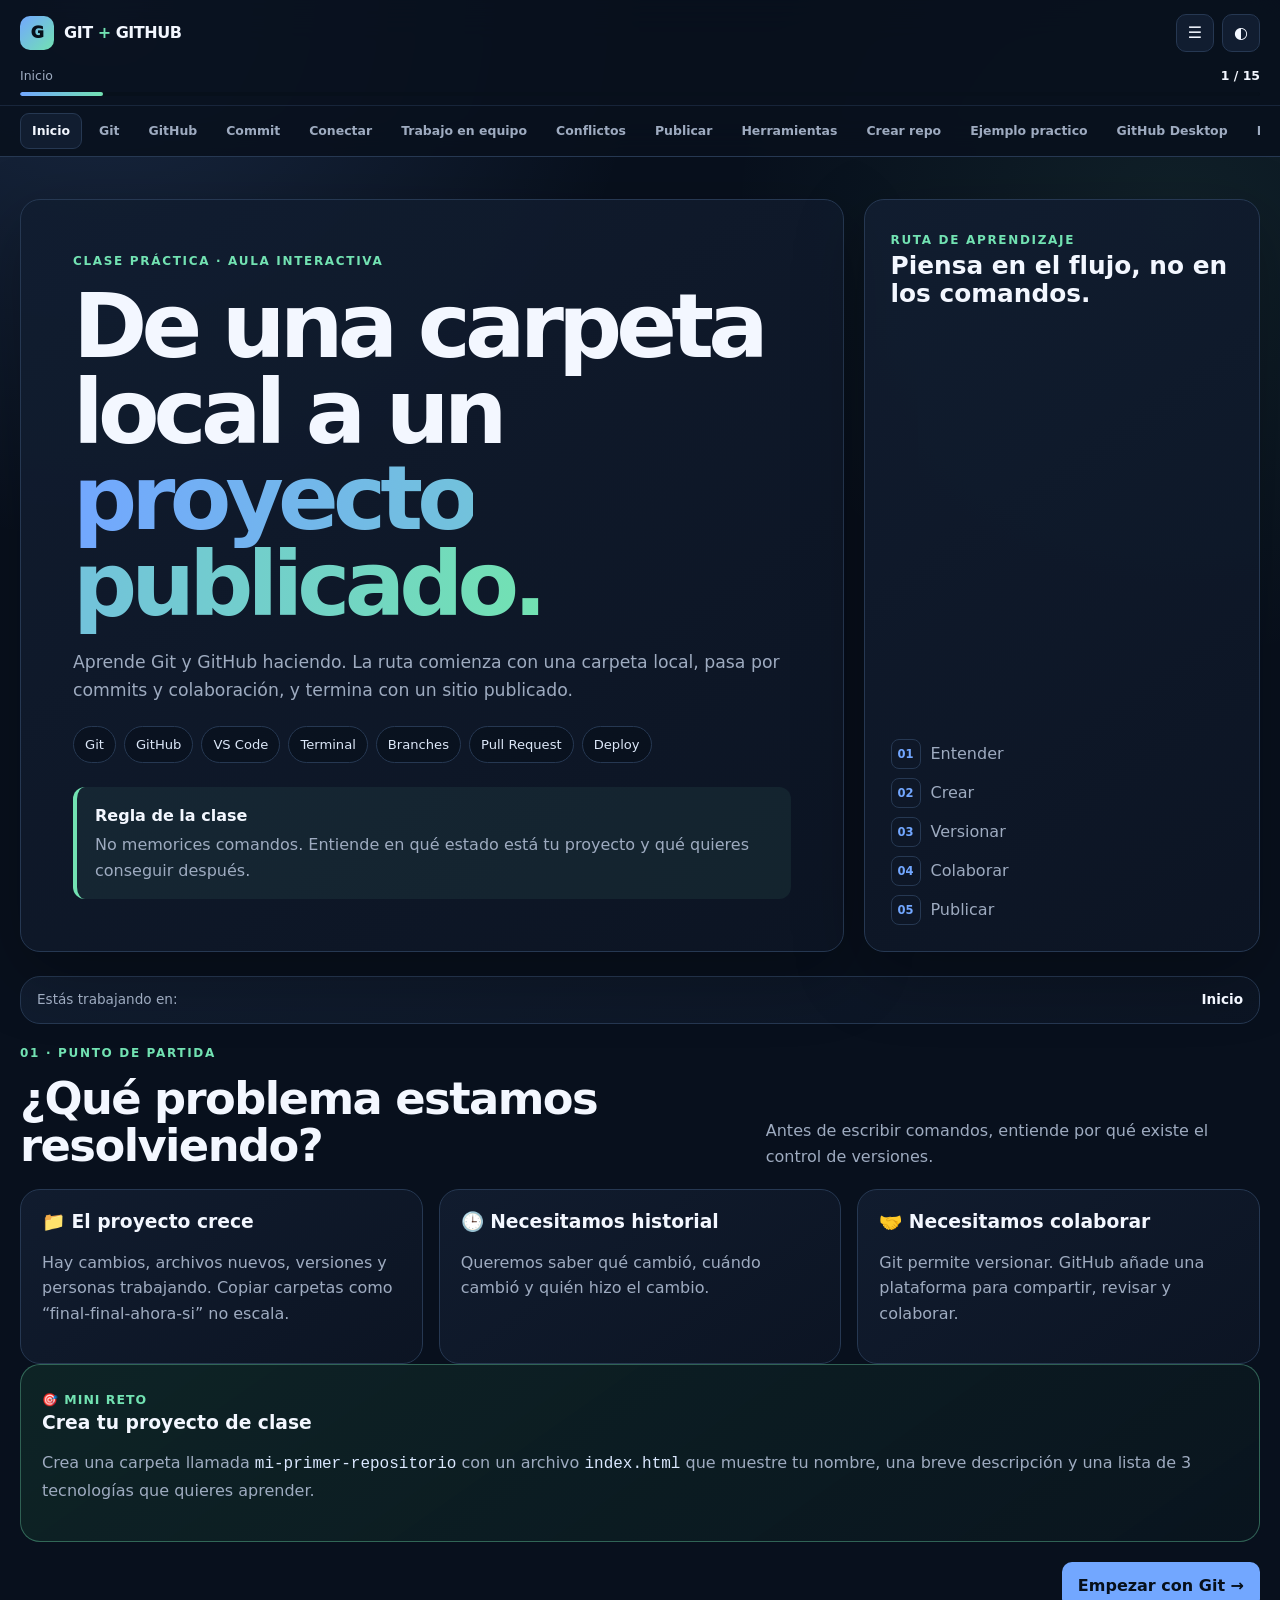
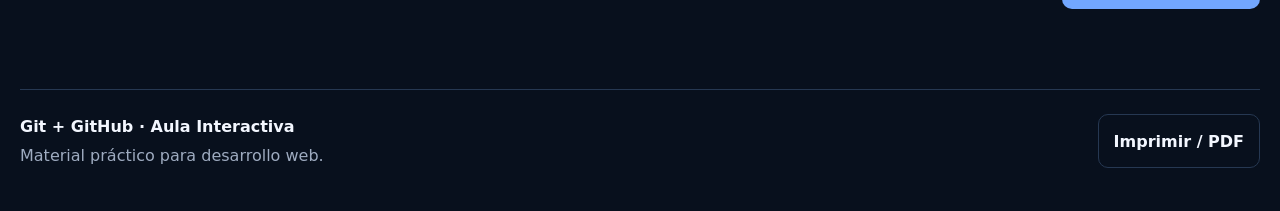
<file: index.html>
<!DOCTYPE html>
<html lang="es">
<head>
  <meta charset="UTF-8">
  <meta name="viewport" content="width=device-width, initial-scale=1.0">
  <meta name="description" content="Aula interactiva para aprender Git y GitHub mediante práctica guiada.">
  <title>Git + GitHub · Aula Interactiva</title>
  <link rel="stylesheet" href="css/styles.css">
</head>

<body>
  <a class="skip-link" href="#contenido">Saltar al contenido</a>

  <div class="app-shell">
    <header class="site-header">
      <div class="header-inner">
        <a class="brand" href="#" aria-label="Git y GitHub, inicio">
          <span class="brand-mark">G</span>
          <span>Git <em>+</em> GitHub</span>
        </a>

        <div class="header-tools">
          <button class="icon-button" id="menuButton" type="button"
                  aria-label="Abrir navegación" aria-expanded="false">
            ☰
          </button>
          <button class="icon-button" id="themeButton" type="button"
                  aria-label="Cambiar tema">
            ◐
          </button>
        </div>
      </div>

      <div class="progress-wrap">
        <div class="progress-info">
          <span id="sectionLabel">Inicio</span>
          <strong id="progressText">1 / 15</strong>
        </div>
        <div class="progress-track" aria-hidden="true">
          <span id="progressBar"></span>
        </div>
      </div>

      <nav class="section-nav" id="sectionNav" aria-label="Secciones de la clase">
        <div class="nav-list" id="tabs"></div>
      </nav>
    </header>

    <main id="contenido" class="main-content">
      <section class="hero">
        <div class="hero-copy">
          <p class="eyebrow">CLASE PRÁCTICA · AULA INTERACTIVA</p>
          <h1>De una carpeta local a un <span>proyecto publicado.</span></h1>
          <p class="hero-description">
            Aprende Git y GitHub haciendo. La ruta comienza con una carpeta local,
            pasa por commits y colaboración, y termina con un sitio publicado.
          </p>

          <div class="topic-pills" aria-label="Temas">
            <span>Git</span>
            <span>GitHub</span>
            <span>VS Code</span>
            <span>Terminal</span>
            <span>Branches</span>
            <span>Pull Request</span>
            <span>Deploy</span>
          </div>

          <div class="hero-rule">
            <strong>Regla de la clase</strong>
            <p>No memorices comandos. Entiende en qué estado está tu proyecto y qué quieres conseguir después.</p>
          </div>
        </div>

        <aside class="hero-route" aria-label="Ruta de aprendizaje">
          <div>
            <span class="route-label">RUTA DE APRENDIZAJE</span>
            <h2>Piensa en el flujo, no en los comandos.</h2>
          </div>

          <ol class="route-list">
            <li><span>01</span> Entender</li>
            <li><span>02</span> Crear</li>
            <li><span>03</span> Versionar</li>
            <li><span>04</span> Colaborar</li>
            <li><span>05</span> Publicar</li>
          </ol>
        </aside>
      </section>

      <div class="lesson-progress" aria-live="polite">
        <span>Estás trabajando en:</span>
        <strong id="currentSectionName">Inicio</strong>
      </div>

      <div id="content">
        <section class="section active" data-index="1" data-title="Inicio">
<div class="section-head"><div><div class="kicker">01 · Punto de partida</div><h2>¿Qué problema estamos resolviendo?</h2></div><p>Antes de escribir comandos, entiende por qué existe el control de versiones.</p></div>
<div class="grid">
<div class="lesson"><h3>📁 El proyecto crece</h3><p>Hay cambios, archivos nuevos, versiones y personas trabajando. Copiar carpetas como “final-final-ahora-si” no escala.</p></div>
<div class="lesson"><h3>🕒 Necesitamos historial</h3><p>Queremos saber qué cambió, cuándo cambió y quién hizo el cambio.</p></div>
<div class="lesson"><h3>🤝 Necesitamos colaborar</h3><p>Git permite versionar. GitHub añade una plataforma para compartir, revisar y colaborar.</p></div>
</div>
<div class="lesson exercise"><span class="tag">🎯 MINI RETO</span><h3>Crea tu proyecto de clase</h3><p>Crea una carpeta llamada <code>mi-primer-repositorio</code> con un archivo <code>index.html</code> que muestre tu nombre, una breve descripción y una lista de 3 tecnologías que quieres aprender.</p></div>
<div class="nextbar"><span></span><button class="btn primary" onclick="go(1)">Empezar con Git →</button></div>
</section>
<section class="section" data-index="2" data-title="Git">
<div class="section-head"><div><div class="kicker">02 · Fundamentos</div><h2>Git: tu máquina del tiempo</h2></div><p>Git registra estados de tu proyecto para que puedas comparar, recuperar y experimentar.</p></div>
<div class="diagram"><div class="node">📂 Working Directory<br/><small>archivos actuales</small></div><div class="arrow">→</div><div class="node">📦 Staging Area<br/><small>cambios preparados</small></div><div class="arrow">→</div><div class="node">🧾 Local Repository<br/><small>commits</small></div><div class="arrow">→</div><div class="node">☁️ GitHub<br/><small>remoto</small></div></div>
<div class="grid2">
<div class="lesson"><h3>Inicializar</h3><div class="step"><div class="num">1</div><div><b>Entra a la carpeta</b><div class="codetabs"><div class="ctabs-nav"><button class="ctab active">Terminal / Git Bash</button><button class="ctab">PowerShell</button><button class="ctab">Visual (VS Code)</button></div><pre class="ctab-panel active">cd mi-primer-repositorio</pre><pre class="ctab-panel">cd mi-primer-repositorio</pre><div class="ctab-panel visual-panel"><ol><li>En VS Code: <b>Archivo → Abrir carpeta...</b> y selecciona <code>mi-primer-repositorio</code>.</li></ol></div></div></div></div><div class="step"><div class="num">2</div><div><b>Inicializa Git</b><div class="codetabs"><div class="ctabs-nav"><button class="ctab active">Terminal / Git Bash</button><button class="ctab">PowerShell</button><button class="ctab">Visual (VS Code)</button></div><pre class="ctab-panel active">git init</pre><pre class="ctab-panel">git init</pre><div class="ctab-panel visual-panel"><ol><li>Abre el panel <b>Control de código fuente</b> (ícono de rama en la barra lateral) y haz clic en <b>Initialize Repository</b>.</li></ol></div></div></div></div></div>
<div class="lesson"><h3>Observa lo que ocurre</h3><div class="codetabs"><div class="ctabs-nav"><button class="ctab active">Terminal / Git Bash</button><button class="ctab">PowerShell</button><button class="ctab">Visual (VS Code)</button></div><pre class="ctab-panel active">git status</pre><pre class="ctab-panel">git status</pre><div class="ctab-panel visual-panel"><ol><li>El panel <b>Control de código fuente</b> lista automáticamente los archivos nuevos y modificados, sin escribir nada.</li></ol></div></div><p>Git te dirá qué archivos están sin seguimiento, modificados o listos para commit.</p><div class="callout">💡 Haz <code>git status</code> constantemente. Es tu tablero de control.</div></div>
</div>
<div class="lesson exercise"><span class="tag">🧪 EJERCICIO</span><h3>Primer checkpoint</h3><p>Ejecuta <code>git init</code>, luego <code>git status</code>. Explica a un compañero qué significa que <code>index.html</code> aparezca como “untracked”.</p></div>
<div class="nextbar"><button class="btn" onclick="go(0)">← Anterior</button><button class="btn primary" onclick="go(2)">GitHub →</button></div>
</section>
<section class="section" data-index="3" data-title="GitHub">
<div class="section-head"><div><div class="kicker">03 · Plataforma</div><h2>Git ≠ GitHub</h2></div><p>Git funciona localmente. GitHub es un servicio donde puedes alojar repositorios Git y trabajar con otras personas.</p></div>
<div class="grid2">
<div class="lesson"><h3>Git</h3><ul><li>Control de versiones.</li><li>Funciona en tu equipo.</li><li>Registra commits y ramas.</li><li>No necesita internet para crear commits.</li></ul></div>
<div class="lesson"><h3>GitHub</h3><ul><li>Alojamiento remoto.</li><li>Colaboración y Pull Requests.</li><li>Issues y proyectos.</li><li>Automatización y opciones de publicación.</li></ul></div>
</div>
<div class="lesson"><h3>Otras opciones</h3><div class="command-map"><div class="cmd"><b>GitHub</b>Colaboración y ecosistema.</div><div class="cmd"><b>GitLab</b>Repositorios y DevOps.</div><div class="cmd"><b>Bitbucket</b>Integración con Atlassian.</div><div class="cmd"><b>Codeberg</b>Alternativa comunitaria.</div></div></div>
<div class="lesson exercise"><span class="tag">🎯 EJERCICIO</span><h3>Compara sin memorizar</h3><p>En parejas: expliquen en una frase qué hace Git y qué añade GitHub. Después creen una cuenta de GitHub si todavía no tienen una.</p></div>
<div class="nextbar"><button class="btn" onclick="go(1)">← Anterior</button><button class="btn primary" onclick="go(3)">Primer commit →</button></div>
</section>
<section class="section" data-index="4" data-title="Commit">
<div class="section-head"><div><div class="kicker">04 · Versionar</div><h2>Tu primer commit</h2></div><p>El commit es una fotografía identificable de un estado del proyecto.</p></div>
<div class="lesson">
<div class="step"><div class="num">1</div><div><b>Revisa</b><div class="codetabs"><div class="ctabs-nav"><button class="ctab active">Terminal / Git Bash</button><button class="ctab">PowerShell</button><button class="ctab">Visual (VS Code)</button></div><pre class="ctab-panel active">git status</pre><pre class="ctab-panel">git status</pre><div class="ctab-panel visual-panel"><ol><li>Mira el panel <b>Control de código fuente</b>: cada archivo cambiado aparece listado ahí.</li></ol></div></div></div></div>
<div class="step"><div class="num">2</div><div><b>Prepara los archivos</b><div class="codetabs"><div class="ctabs-nav"><button class="ctab active">Terminal / Git Bash</button><button class="ctab">PowerShell</button><button class="ctab">Visual (VS Code)</button></div><pre class="ctab-panel active">git add .</pre><pre class="ctab-panel">git add .</pre><div class="ctab-panel visual-panel"><ol><li>Pasa el mouse sobre <b>Changes</b> y haz clic en el ícono <b>+</b> (o el <b>+</b> junto a cada archivo).</li></ol></div></div></div></div>
<div class="step"><div class="num">3</div><div><b>Crea el checkpoint</b><div class="codetabs"><div class="ctabs-nav"><button class="ctab active">Terminal / Git Bash</button><button class="ctab">PowerShell</button><button class="ctab">Visual (VS Code)</button></div><pre class="ctab-panel active">git commit -m "feat: estructura inicial"</pre><pre class="ctab-panel">git commit -m "feat: estructura inicial"</pre><div class="ctab-panel visual-panel"><ol><li>Escribe el mensaje en el cuadro de texto superior y haz clic en el ✓ <b>Commit</b>.</li></ol></div></div></div></div>
<div class="step"><div class="num">4</div><div><b>Mira el historial</b><div class="codetabs"><div class="ctabs-nav"><button class="ctab active">Terminal / Git Bash</button><button class="ctab">PowerShell</button><button class="ctab">Visual (VS Code)</button></div><pre class="ctab-panel active">git log --oneline</pre><pre class="ctab-panel">git log --oneline</pre><div class="ctab-panel visual-panel"><ol><li>Instala la extensión <b>Git Graph</b> o revisa <b>GitHub → History</b> en el panel lateral para ver el historial visualmente.</li></ol></div></div></div></div>
</div>
<div class="grid2">
<div class="lesson"><h3>¿Qué hace <code>git add</code>?</h3><p>Mueve cambios seleccionados hacia el área de preparación. No crea todavía el commit.</p></div>
<div class="lesson"><h3>¿Qué hace <code>git commit</code>?</h3><p>Guarda un punto de control en el repositorio local con un mensaje que explica el cambio.</p></div>
</div>
<div class="lesson exercise"><span class="tag">🧪 EJERCICIO</span><h3>Haz dos versiones</h3><p>Después del primer commit, modifica el título de tu <code>index.html</code>, vuelve a ejecutar <code>git status</code>, <code>git diff</code>, <code>git add .</code> y crea un segundo commit.</p></div>
<div class="nextbar"><button class="btn" onclick="go(2)">← Anterior</button><button class="btn primary" onclick="go(4)">Conectar con GitHub →</button></div>
</section>
<section class="section" data-index="5" data-title="Conectar">
<div class="section-head"><div><div class="kicker">05 · Remoto</div><h2>Conecta tu proyecto con GitHub</h2></div><p>Ahora tu historial local tendrá un destino remoto.</p></div>
<div class="lesson">
<div class="step"><div class="num">1</div><div><b>Crea un repositorio vacío en GitHub</b><p>Usa un nombre como <code>mi-primer-repositorio</code>. Para esta práctica, evita agregar archivos automáticamente si ya tienes el proyecto local.</p></div></div>
<div class="step"><div class="num">2</div><div><b>Configura la rama principal</b><div class="codetabs"><div class="ctabs-nav"><button class="ctab active">Terminal / Git Bash</button><button class="ctab">PowerShell</button><button class="ctab">Visual (VS Code)</button></div><pre class="ctab-panel active">git branch -M main</pre><pre class="ctab-panel">git branch -M main</pre><div class="ctab-panel visual-panel"><ol><li>El nombre de la rama aparece en la barra inferior izquierda de VS Code; puedes renombrarla haciendo clic ahí.</li></ol></div></div></div></div>
<div class="step"><div class="num">3</div><div><b>Agrega el remoto y sube la rama</b><div class="codetabs"><div class="ctabs-nav"><button class="ctab active">Terminal / Git Bash</button><button class="ctab">PowerShell</button><button class="ctab">Visual (VS Code)</button></div><pre class="ctab-panel active">git remote add origin URL_DEL_REPOSITORIO\ngit push -u origin main</pre><pre class="ctab-panel">git remote add origin URL_DEL_REPOSITORIO\ngit push -u origin main</pre><div class="ctab-panel visual-panel"><ol><li>Si la terminal está bloqueada, usa el botón <b>Publish Branch</b> en Control de código fuente: VS Code puede crear el repositorio remoto y conectarlo por ti (con sesión iniciada en GitHub).</li></ol></div></div></div></div>
</div>
<div class="callout warn"><strong>⚠️ Importante:</strong> nunca pegues contraseñas, API keys, tokens o secretos dentro del repositorio. Aprende a usar <code>.gitignore</code> desde el primer proyecto.</div>
<div class="lesson"><h3>Tu primer <code>.gitignore</code></h3><pre>node_modules/
.env
dist/
.vscode/
*.log</pre></div>
<div class="lesson exercise"><span class="tag">🚀 RETO</span><h3>Tu primer repositorio público</h3><p>Sube tu proyecto, agrega un <code>README.md</code> con descripción, tecnologías, instalación y uso. Después comparte el enlace con el profesor.</p></div>
<div class="nextbar"><button class="btn" onclick="go(3)">← Anterior</button><button class="btn primary" onclick="go(5)">Trabajar en equipo →</button></div>
</section>
<section class="section" data-index="6" data-title="Trabajo en equipo">
<div class="section-head"><div><div class="kicker">06 · Colaboración</div><h2>Branches + Pull Requests</h2></div><p>Las ramas permiten desarrollar cambios sin alterar directamente la rama principal.</p></div>
<div class="grid2">
<div class="lesson"><h3>Crear una rama</h3><div class="codetabs"><div class="ctabs-nav"><button class="ctab active">Terminal / Git Bash</button><button class="ctab">PowerShell</button><button class="ctab">Visual (VS Code)</button></div><pre class="ctab-panel active">git branch desarrollo
git switch desarrollo</pre><pre class="ctab-panel">git branch desarrollo
git switch desarrollo</pre><div class="ctab-panel visual-panel"><ol><li>Haz clic en el nombre de la rama en la barra inferior izquierda → <b>Create new branch</b> → escribe <code>desarrollo</code>.</li></ol></div></div><p>También puedes crear y cambiar en una sola operación:</p><div class="codetabs"><div class="ctabs-nav"><button class="ctab active">Terminal / Git Bash</button><button class="ctab">PowerShell</button><button class="ctab">Visual (VS Code)</button></div><pre class="ctab-panel active">git switch -c desarrollo</pre><pre class="ctab-panel">git switch -c desarrollo</pre><div class="ctab-panel visual-panel"><ol><li>El mismo flujo de <b>Create new branch</b> en la barra inferior crea la rama y cambia a ella automáticamente.</li></ol></div></div></div><div class="lesson"><h3>Publicar la rama</h3><div class="codetabs"><div class="ctabs-nav"><button class="ctab active">Terminal / Git Bash</button><button class="ctab">PowerShell</button><button class="ctab">Visual (VS Code)</button></div><pre class="ctab-panel active">git push -u origin desarrollo</pre><pre class="ctab-panel">git push -u origin desarrollo</pre><div class="ctab-panel visual-panel"><ol><li>Con la rama <code>desarrollo</code> activa, haz clic en <b>Publish Branch</b> en Control de código fuente.</li></ol></div></div><p>Luego puedes abrir un Pull Request en GitHub para revisar el cambio antes de integrarlo.</p></div>
</div>
<div class="lesson"><h3>Flujo de equipo</h3><div class="diagram"><div class="node">main</div><div class="arrow">←</div><div class="node">feature / desarrollo</div><div class="arrow">→</div><div class="node">Pull Request</div><div class="arrow">→</div><div class="node">Review → Merge</div></div></div>
<div class="lesson exercise"><span class="tag">🤝 EJERCICIO EN PAREJAS</span><h3>Simulen un equipo</h3><p>Persona A crea una rama y cambia el contenido de <code>index.html</code>. Persona B revisa el Pull Request. Escriban al menos un comentario y decidan si el cambio puede integrarse.</p></div>
<div class="nextbar"><button class="btn" onclick="go(4)">← Anterior</button><button class="btn primary" onclick="go(6)">Conflictos →</button></div>
</section>
<section class="section" data-index="7" data-title="Conflictos">
<div class="section-head"><div><div class="kicker">07 · Situaciones reales</div><h2>¿Qué pasa cuando hay un conflicto?</h2></div><p>Un conflicto no significa que Git “se dañó”. Significa que necesita ayuda humana para decidir qué versión conservar.</p></div>
<div class="lesson">
<div class="step"><div class="num">1</div><div><b>Actualiza tu información</b><div class="codetabs"><div class="ctabs-nav"><button class="ctab active">Terminal / Git Bash</button><button class="ctab">PowerShell</button><button class="ctab">Visual (VS Code)</button></div><pre class="ctab-panel active">git pull</pre><pre class="ctab-panel">git pull</pre><div class="ctab-panel visual-panel"><ol><li>Haz clic en el botón de sincronización (flechas circulares) en la barra inferior de VS Code, o en <b>...</b> → <b>Pull</b>.</li></ol></div></div></div></div>
<div class="step"><div class="num">2</div><div><b>Si Git marca un conflicto, abre el archivo</b><p>Encontrarás marcadores como <code>&lt;&lt;&lt;&lt;&lt;&lt;&lt;</code>, <code>=======</code> y <code>&gt;&gt;&gt;&gt;&gt;&gt;&gt;</code>. En VS Code, el archivo aparece resaltado en rojo dentro de Control de código fuente.</p></div></div>
<div class="step"><div class="num">3</div><div><b>Decide qué contenido queda</b><p>Edita manualmente el archivo y elimina los marcadores, o usa los botones <b>Accept Current Change</b>, <b>Accept Incoming Change</b> o <b>Accept Both Changes</b> que VS Code muestra sobre el conflicto.</p></div></div>
<div class="step"><div class="num">4</div><div><b>Registra la resolución</b><div class="codetabs"><div class="ctabs-nav"><button class="ctab active">Terminal / Git Bash</button><button class="ctab">PowerShell</button><button class="ctab">Visual (VS Code)</button></div><pre class="ctab-panel active">git add .\ngit commit -m "fix: resuelve conflicto"</pre><pre class="ctab-panel">git add .\ngit commit -m "fix: resuelve conflicto"</pre><div class="ctab-panel visual-panel"><ol><li>Marca el archivo como resuelto (+) y haz clic en ✓ <b>Commit</b>, igual que un commit normal.</li></ol></div></div></div></div>
</div>
<div class="lesson exercise"><span class="tag">💥 EJERCICIO CONTROLADO</span><h3>Provoca un conflicto</h3><p>Dos estudiantes modifican intencionalmente la misma línea desde ramas diferentes. Intenten integrarlas y resuelvan el conflicto juntos. El objetivo no es evitar el conflicto: es aprender a leerlo.</p></div>
<div class="callout"><strong>Idea clave:</strong> <code>git pull</code> trae cambios e intenta integrarlos. <code>git fetch</code> actualiza la información remota sin integrar automáticamente esos cambios.</div>
<div class="nextbar"><button class="btn" onclick="go(5)">← Anterior</button><button class="btn primary" onclick="go(7)">Publicar →</button></div>
</section>
<section class="section" data-index="8" data-title="Publicar">
<div class="section-head"><div><div class="kicker">08 · Proyecto final</div><h2>De repositorio a producto</h2></div><p>GitHub puede ser mucho más que “un lugar donde subir código”. Puede convertirse en parte de tu flujo de trabajo.</p></div>
<div class="grid">
<div class="lesson"><h3>📄 README</h3><p>Explica qué es el proyecto, cómo instalarlo, cómo usarlo y quién lo construyó.</p></div>
<div class="lesson"><h3>🐛 Issues</h3><p>Registra tareas, errores, mejoras o ideas de trabajo.</p></div>
<div class="lesson"><h3>⚙️ Actions</h3><p>Permite automatizar tareas como pruebas, validaciones o despliegues.</p></div>
</div>
<div class="lesson">
<h3>🌐 GitHub Pages: publica tu sitio</h3>
<p>GitHub Pages permite convertir un repositorio en un sitio web estático publicado. Es especialmente útil para proyectos HTML, CSS y JavaScript.</p>
<div class="step"><div class="num">1</div><div><b>Sube tu proyecto</b><p>El repositorio debe contener el sitio, normalmente con un <code>index.html</code> como punto de entrada.</p></div></div>
<div class="step"><div class="num">2</div><div><b>Abre Settings → Pages</b><p>En GitHub, entra a la configuración del repositorio y busca la sección <strong>Pages</strong>.</p></div></div>
<div class="step"><div class="num">3</div><div><b>Selecciona la fuente</b><p>Selecciona la rama y la carpeta desde la que GitHub Pages tomará los archivos.</p></div></div>
<div class="step"><div class="num">4</div><div><b>Visita la URL</b><p>GitHub generará una dirección pública para tu proyecto. En un sitio de proyecto normalmente tendrá la forma <code>usuario.github.io/nombre-repositorio</code>.</p></div></div>
<div class="callout"><strong>Concepto clave:</strong> GitHub Pages no reemplaza a Git. Git versiona tu proyecto; GitHub almacena el repositorio; GitHub Pages publica una versión web de ese contenido.</div>
<div class="diagram"><div class="node">💻 HTML/CSS/JS</div><div class="arrow">→</div><div class="node">📦 Git</div><div class="arrow">→</div><div class="node">☁️ GitHub</div><div class="arrow">→</div><div class="node">🌐 GitHub Pages</div></div>
</div>
<div class="lesson exercise"><span class="tag">🏆 PROYECTO FINAL</span><h3>Mi portfolio en GitHub</h3><p>Crea una landing personal sencilla con HTML + CSS. Versiona el proyecto con al menos 4 commits, crea una rama para una mejora, abre un Pull Request, documenta el proyecto en README y publica el resultado.</p>
<div class="checklist">
<label><input type="checkbox"/> Proyecto creado y funcional</label>
<label><input type="checkbox"/> Repositorio Git inicializado</label>
<label><input type="checkbox"/> Al menos 4 commits claros</label>
<label><input type="checkbox"/> README.md</label>
<label><input type="checkbox"/> .gitignore</label>
<label><input type="checkbox"/> Rama de desarrollo</label>
<label><input type="checkbox"/> Pull Request</label>
<label><input type="checkbox"/> Proyecto publicado</label>
</div></div>
<div class="lesson"><h3>🧠 Cheat Sheet</h3><div class="command-map">
<div class="cmd"><b>git status</b>ver estado</div>
<div class="cmd"><b>git add .</b>preparar cambios</div>
<div class="cmd"><b>git commit</b>crear checkpoint</div>
<div class="cmd"><b>git push</b>subir cambios</div>
<div class="cmd"><b>git pull</b>traer + integrar</div>
<div class="cmd"><b>git fetch</b>traer referencias</div>
<div class="cmd"><b>git switch</b>cambiar de rama</div>
<div class="cmd"><b>git log</b>ver historial</div>
</div></div>
<div class="nextbar"><button class="btn" onclick="go(6)">← Anterior</button><button class="btn primary" onclick="go(8)">Herramientas →</button></div>
</section>
<section class="section" data-index="9" data-title="Herramientas">
<div class="section-head">
<div><div class="kicker">09 · Herramientas</div><h2>¿Dónde puedo ejecutar Git?</h2></div>
<p>Git es el sistema de control de versiones. Terminal, PowerShell, Git Bash y GitHub Desktop son distintas formas de interactuar con Git.</p>
</div>
<div class="grid">
<div class="lesson">
<h3>🖥️ Terminal de Windows</h3>
<p>Windows Terminal es la aplicación que abre diferentes intérpretes de comandos. Puede trabajar con PowerShell, Command Prompt y otros shells.</p>
<p><strong>Idea:</strong> Terminal es el contenedor/interfaz; PowerShell es uno de los intérpretes que puedes ejecutar dentro de ella.</p>
<pre>cd mi-primer-repositorio
git status
git add .
git commit -m "feat: primer cambio"
git push</pre>
</div>
<div class="lesson">
<h3>🔷 PowerShell</h3>
<p>PowerShell es un shell y lenguaje de automatización de Microsoft. En Windows es una opción habitual para trabajar con Git desde comandos.</p>
<p><strong>Idea:</strong> escribes comandos Git igual que en otros shells; lo que cambia principalmente es el shell que interpreta los comandos del sistema.</p>
<pre>Get-Location
Set-Location .\mi-primer-repositorio
git status
git log --oneline</pre>
</div>
<div class="lesson">
<h3>🐧 Git Bash</h3>
<p>Git Bash, incluido con Git for Windows, ofrece un entorno de shell con comandos de estilo Unix junto con Git.</p>
<p><strong>Idea:</strong> es muy útil si quieres aprender comandos como <code>ls</code>, <code>pwd</code>, <code>mkdir</code> y combinarlos con Git.</p>
<pre>pwd
ls
cd mi-primer-repositorio
git status
git add .
git commit -m "feat: cambio"</pre>
</div>
<div class="lesson">
<h3>🖱️ Visual (sin terminal)</h3>
<p>En algunos computadores o salas de clase la terminal está bloqueada por políticas de seguridad. En ese caso puedes hacer exactamente el mismo trabajo desde la interfaz gráfica.</p>
<p><strong>Idea:</strong> VS Code (panel Control de código fuente) y GitHub Desktop hacen las mismas acciones que <code>git status</code>, <code>git add</code>, <code>git commit</code> y <code>git push</code>, con clics en vez de comandos.</p>
<div class="callout">💡 Si un aula tiene la terminal restringida, usa VS Code o GitHub Desktop: ningún ejercicio de esta clase requiere obligatoriamente escribir comandos.</div>
</div>
</div>
<div class="lesson">
<h3>📊 Comparación rápida</h3>
<div class="command-map">
<div class="cmd"><b>Terminal</b>Aplicación donde abres shells.</div>
<div class="cmd"><b>PowerShell</b>Shell de Windows para comandos y automatización.</div>
<div class="cmd"><b>Git Bash</b>Shell estilo Unix incluido con Git for Windows.</div>
<div class="cmd"><b>GitHub Desktop</b>Interfaz gráfica para trabajar con Git.</div>
</div>
<div class="callout"><strong>Regla:</strong> los comandos <code>git status</code>, <code>git add</code>, <code>git commit</code>, <code>git pull</code> y <code>git push</code> son comandos de Git. No son comandos exclusivos de PowerShell, Terminal o Git Bash.</div>
</div>
<div class="nextbar"><button class="btn" onclick="go(7)">← Publicar</button><button class="btn primary" onclick="go(9)">Crear repo →</button></div>
</section>
<section class="section" data-index="10" data-title="Crear repo">
<div class="section-head">
<div><div class="kicker">10 · Distintas terminales</div><h2>Crear un repositorio desde cada terminal</h2></div>
<p>Antes de hablar de Git, cada terminal tiene su propia forma de crear carpetas y moverte entre ellas. Los comandos de Git son siempre los mismos; lo que cambia es el shell.</p>
</div>
<div class="grid">
<div class="lesson">
<h3>🖥️ CMD (Simbolo del sistema)</h3>
<p>El interprete clasico de Windows.</p>
<pre>mkdir mi-primer-repositorio
cd mi-primer-repositorio
git init</pre>
</div>
<div class="lesson">
<h3>🔷 PowerShell</h3>
<p>Shell de Microsoft, mas moderno que CMD.</p>
<pre>New-Item -ItemType Directory mi-primer-repositorio
Set-Location mi-primer-repositorio
git init</pre>
<p>💡 <code>mkdir</code> tambien funciona en PowerShell: es un alias de <code>New-Item</code>.</p>
</div>
<div class="lesson">
<h3>🐧 Git Bash</h3>
<p>Shell estilo Unix incluido con Git for Windows.</p>
<pre>mkdir mi-primer-repositorio
cd mi-primer-repositorio
git init</pre>
</div>
<div class="lesson">
<h3>🍎 Terminal (macOS / Linux)</h3>
<p>Mismo estilo de comandos que Git Bash, de forma nativa.</p>
<pre>mkdir mi-primer-repositorio
cd mi-primer-repositorio
git init</pre>
</div>
<div class="lesson">
<h3>🖱️ Visual (VS Code)</h3>
<p>Si no puedes o no quieres usar la terminal, todo el proceso se hace con clics.</p>
<ol>
<li>Crea la carpeta desde el explorador de archivos del sistema.</li>
<li><b>Archivo → Abrir carpeta...</b> en VS Code.</li>
<li>Panel <b>Control de código fuente → Initialize Repository</b>.</li>
</ol>
</div>
</div>
<div class="callout"><strong>Idea clave:</strong> <code>git init</code>, <code>git status</code>, <code>git add</code> y <code>git commit</code> son comandos de Git y se escriben igual en cualquier terminal. Lo unico que cambia entre CMD, PowerShell, Git Bash o una terminal de macOS/Linux es como creas carpetas y te mueves entre ellas.</div>
<div class="lesson">
<h3>📊 Equivalencias rapidas</h3>
<div class="command-map">
<div class="cmd"><b>Crear carpeta</b>CMD/Git Bash/macOS: <code>mkdir</code> · PowerShell: <code>New-Item -ItemType Directory</code></div>
<div class="cmd"><b>Entrar a carpeta</b>Todas: <code>cd</code> · PowerShell tambien: <code>Set-Location</code></div>
<div class="cmd"><b>Ver contenido</b>CMD: <code>dir</code> · PowerShell: <code>Get-ChildItem</code> (o <code>ls</code>) · Git Bash/macOS: <code>ls</code></div>
<div class="cmd"><b>Iniciar Git</b>Identico en todas: <code>git init</code></div>
</div>
</div>
<div class="nextbar"><button class="btn" onclick="go(8)">← Herramientas</button><button class="btn primary" onclick="go(10)">Ejemplo practico →</button></div>
</section>
<section class="section" data-index="11" data-title="Ejemplo practico">
<div class="section-head">
<div><div class="kicker">11 · Trabajo practico</div><h2>Ejemplo: crea y sube tu primer repositorio</h2></div>
<p>Un recorrido completo, de principio a fin, usando la terminal: crear la carpeta, iniciar Git, hacer commits, crear el repositorio en GitHub y subirlo con un README.</p>
</div>
<div class="lesson">
<div class="step"><div class="num">1</div><div><b>Crea la carpeta del proyecto</b><div class="codetabs"><div class="ctabs-nav"><button class="ctab active">Terminal / Git Bash</button><button class="ctab">PowerShell</button><button class="ctab">Visual (VS Code)</button></div><pre class="ctab-panel active">mkdir mi-primer-repositorio
cd mi-primer-repositorio</pre><pre class="ctab-panel">New-Item -ItemType Directory mi-primer-repositorio
Set-Location mi-primer-repositorio</pre><div class="ctab-panel visual-panel"><ol><li>Crea la carpeta desde el explorador de archivos del sistema y luego <b>Archivo → Abrir carpeta...</b> en VS Code.</li></ol></div></div></div></div>
<div class="step"><div class="num">2</div><div><b>Crea un archivo</b><div class="codetabs"><div class="ctabs-nav"><button class="ctab active">Terminal / Git Bash</button><button class="ctab">PowerShell</button><button class="ctab">Visual (VS Code)</button></div><pre class="ctab-panel active">echo "&lt;h1&gt;Hola mundo&lt;/h1&gt;" &gt; index.html</pre><pre class="ctab-panel">Set-Content -Path index.html -Value "&lt;h1&gt;Hola mundo&lt;/h1&gt;"</pre><div class="ctab-panel visual-panel"><ol><li>Clic derecho en el panel Explorador de VS Code → <b>New File...</b> → nómbralo <code>index.html</code> y escribe el contenido.</li></ol></div></div></div></div>
<div class="step"><div class="num">3</div><div><b>Inicializa Git</b><div class="codetabs"><div class="ctabs-nav"><button class="ctab active">Terminal / Git Bash</button><button class="ctab">PowerShell</button><button class="ctab">Visual (VS Code)</button></div><pre class="ctab-panel active">git init</pre><pre class="ctab-panel">git init</pre><div class="ctab-panel visual-panel"><ol><li>Panel <b>Control de código fuente → Initialize Repository</b>.</li></ol></div></div></div></div>
<div class="step"><div class="num">4</div><div><b>Prepara y crea el commit</b><div class="codetabs"><div class="ctabs-nav"><button class="ctab active">Terminal / Git Bash</button><button class="ctab">PowerShell</button><button class="ctab">Visual (VS Code)</button></div><pre class="ctab-panel active">git add .
git commit -m "feat: primera version del proyecto"</pre><pre class="ctab-panel">git add .
git commit -m "feat: primera version del proyecto"</pre><div class="ctab-panel visual-panel"><ol><li>Haz clic en <b>+</b> junto a cada archivo, escribe el mensaje y haz clic en ✓ <b>Commit</b>.</li></ol></div></div></div></div>
<div class="step"><div class="num">5</div><div><b>Crea un repositorio vacio en GitHub</b><p>Ve a github.com, crea un repositorio nuevo (sin README, sin .gitignore) y copia la URL que te entrega. Si terminas todo desde VS Code, este paso también se puede omitir usando <b>Publish Branch</b> en el paso siguiente.</p></div></div>
<div class="step"><div class="num">6</div><div><b>Conecta y sube tu proyecto</b><div class="codetabs"><div class="ctabs-nav"><button class="ctab active">Terminal / Git Bash</button><button class="ctab">PowerShell</button><button class="ctab">Visual (VS Code)</button></div><pre class="ctab-panel active">git branch -M main
git remote add origin URL_DEL_REPOSITORIO
git push -u origin main</pre><pre class="ctab-panel">git branch -M main
git remote add origin URL_DEL_REPOSITORIO
git push -u origin main</pre><div class="ctab-panel visual-panel"><ol><li>Botón <b>Publish Branch</b> en Control de código fuente: VS Code crea el repositorio en GitHub y lo conecta automáticamente.</li></ol></div></div></div></div>
</div>
<div class="lesson">
<h3>📄 Que es el README y por que importa?</h3>
<p>El <code>README.md</code> es el primer archivo que GitHub muestra al entrar a un repositorio. Es la carta de presentacion del proyecto: explica que es, para que sirve y como usarlo, antes de que alguien revise una sola linea de codigo.</p>
<p>Un buen README ayuda a que:</p>
<ul>
<li>Otra persona (o tu mismo en 6 meses) entienda el proyecto sin tener que preguntarte.</li>
<li>Un reclutador o companero de equipo confie en que el proyecto esta bien documentado.</li>
<li>Cualquiera pueda instalar y ejecutar el proyecto siguiendo pasos claros.</li>
</ul>
<pre># Mi primer repositorio

Landing sencilla creada para practicar Git y GitHub.

## Tecnologias
- HTML
- CSS
- JavaScript

## Instalacion
1. Clona el repositorio: git clone URL_DEL_REPOSITORIO
2. Abre index.html en tu navegador

## Autor
Tu nombre aqui</pre>
</div>
<div class="lesson exercise">
<span class="tag">🎯 TRABAJO / EJEMPLO</span>
<h3>Tu turno</h3>
<p>Repite este recorrido completo desde tu propia terminal: crea la carpeta del proyecto, inicializa Git, haz al menos dos commits, crea el repositorio en GitHub, conectalo y subelo. Agrega un <code>README.md</code> siguiendo la estructura de arriba y comparte el enlace del repositorio.</p>
</div>
<div class="nextbar"><button class="btn" onclick="go(9)">← Crear repo</button><button class="btn primary" onclick="go(11)">GitHub Desktop →</button></div>
</section>
<section class="section" data-index="12" data-title="GitHub Desktop">
<div class="section-head">
<div><div class="kicker">12 · Interfaz gráfica</div><h2>¿Cómo funciona GitHub Desktop?</h2></div>
<p>GitHub Desktop permite trabajar con muchos comandos y flujos de Git mediante una interfaz visual, sin escribirlos todos en la terminal.</p>
</div>
<div class="grid2">
<div class="lesson">
<h3>1. Iniciar sesión</h3>
<p>Instala GitHub Desktop e inicia sesión con tu cuenta de GitHub para conectar el cliente con tus repositorios remotos.</p>
</div>
<div class="lesson">
<h3>2. Crear o clonar</h3>
<p>Puedes crear un repositorio nuevo, agregar uno local existente o clonar un repositorio desde GitHub.</p>
</div>
<div class="lesson">
<h3>3. Editar en VS Code</h3>
<p>Abre el proyecto en tu editor y modifica los archivos normalmente.</p>
</div>
<div class="lesson">
<h3>4. Revisar cambios</h3>
<p>GitHub Desktop muestra visualmente los archivos modificados y los cambios realizados.</p>
</div>
<div class="lesson">
<h3>5. Commit</h3>
<p>Escribes el mensaje del commit y confirmas los cambios desde la interfaz.</p>
</div>
<div class="lesson">
<h3>6. Push / Pull</h3>
<p>Publicas tus commits en GitHub con Push y recuperas cambios remotos con Pull.</p>
</div>
</div>
<div class="diagram">
<div class="node">📁 Proyecto local</div><div class="arrow">→</div>
<div class="node">🖥️ GitHub Desktop</div><div class="arrow">→</div>
<div class="node">☁️ GitHub</div>
</div>
<div class="lesson exercise">
<span class="tag">🧪 EJERCICIO</span>
<h3>Haz el mismo flujo sin terminal</h3>
<p>Agrega tu repositorio a GitHub Desktop. Modifica <code>index.html</code>, revisa el cambio, crea un commit y usa <strong>Push origin</strong>. Después verifica el commit en GitHub.</p>
</div>
<div class="callout"><strong>Importante:</strong> GitHub Desktop no reemplaza Git; proporciona una interfaz gráfica para trabajar con Git. GitHub documenta que permite realizar acciones como commit, push, pull, clonación y Pull Requests desde la interfaz.</div>
<div class="nextbar"><button class="btn" onclick="go(10)">← Ejemplo práctico</button><button class="btn primary" onclick="go(12)">Flujo completo →</button></div>
</section>
<section class="section" data-index="13" data-title="Flujo completo">
<div class="section-head">
<div><div class="kicker">13 · Integración</div><h2>Un mismo Git, diferentes herramientas</h2></div>
<p>El estudiante puede repetir el mismo flujo usando terminal, PowerShell, Git Bash o GitHub Desktop.</p>
</div>
<div class="lesson">
<h3>Flujo básico</h3>
<div class="step"><div class="num">1</div><div><b>Editar</b><p>Modificar archivos en VS Code u otro editor.</p></div></div>
<div class="step"><div class="num">2</div><div><b>Comprobar</b><pre>git status</pre></div></div>
<div class="step"><div class="num">3</div><div><b>Preparar</b><pre>git add .</pre></div></div>
<div class="step"><div class="num">4</div><div><b>Guardar versión</b><pre>git commit -m "feat: nueva sección"</pre></div></div>
<div class="step"><div class="num">5</div><div><b>Subir</b><pre>git push</pre></div></div>
<div class="step"><div class="num">6</div><div><b>Publicar</b><p>GitHub Pages puede servir el sitio cuando el repositorio está configurado para Pages.</p></div></div>
</div>
<div class="grid2">
<div class="lesson">
<h3>Ruta por terminal</h3>
<pre>VS Code
  ↓
Terminal / PowerShell / Git Bash
  ↓
git status
git add .
git commit
git push
  ↓
GitHub
  ↓
GitHub Pages</pre>
</div>
<div class="lesson">
<h3>Ruta gráfica</h3>
<pre>VS Code
  ↓
GitHub Desktop
  ↓
Review changes
  ↓
Commit
  ↓
Push origin
  ↓
GitHub
  ↓
GitHub Pages</pre>
</div>
</div>
<div class="lesson exercise">
<span class="tag">🏆 RETO COMPARATIVO</span>
<h3>Hazlo de dos maneras</h3>
<p>Realiza el mismo cambio primero usando Git Bash o PowerShell y después usando GitHub Desktop. Identifica qué acciones son equivalentes: <strong>status → add → commit → push</strong>.</p>
</div>
<div class="nextbar"><button class="btn" onclick="go(11)">← GitHub Desktop</button><button class="btn primary" onclick="go(13)">GitHub Pages →</button></div>
</section>
<section class="section" data-index="14" data-title="GitHub Pages">
<div class="section-head">
<div><div class="kicker">14 · Publicación web</div><h2>¿Cómo funciona GitHub Pages?</h2></div>
<p>GitHub Pages toma archivos de un repositorio y los publica como un sitio web estático.</p>
</div>
<div class="grid">
<div class="lesson"><h3>📦 Repositorio</h3><p>Contiene tu HTML, CSS, JavaScript, imágenes y demás archivos necesarios para el sitio.</p></div>
<div class="lesson"><h3>⚙️ Fuente</h3><p>En la configuración de Pages eliges la fuente de publicación, según el tipo de proyecto y configuración.</p></div>
<div class="lesson"><h3>🌐 Sitio</h3><p>GitHub publica el resultado en una dirección web. También puedes utilizar un dominio personalizado.</p></div>
</div>
<div class="diagram">
<div class="node">index.html</div><div class="arrow">+</div>
<div class="node">style.css</div><div class="arrow">+</div>
<div class="node">script.js</div><div class="arrow">→</div>
<div class="node">☁️ GitHub</div><div class="arrow">→</div>
<div class="node">🌐 Pages</div>
</div>
<div class="lesson">
<h3>Ejemplo de estructura</h3>
<pre>mi-sitio/
├── index.html
├── css/
│   └── style.css
├── js/
│   └── app.js
└── img/
    └── portada.jpg</pre>
</div>
<div class="callout"><strong>Ideal para esta clase:</strong> un proyecto HTML + CSS + JavaScript puede terminar con un repositorio público y una URL funcional usando GitHub Pages. GitHub lo describe como un servicio de alojamiento de sitios estáticos que obtiene los archivos desde un repositorio.</div>
<div class="lesson exercise">
<span class="tag">🚀 PROYECTO FINAL</span>
<h3>Publica tu landing</h3>
<p>Sube la landing de la clase a GitHub, configura GitHub Pages y comparte la URL. Luego realiza una modificación, haz un nuevo commit y comprueba que el sitio publicado refleje el cambio.</p>
</div>
<div class="nextbar"><button class="btn" onclick="go(12)">← Flujo completo</button><button class="btn primary" onclick="go(14)">Resumen →</button></div>
</section>
<section class="section" data-index="15" data-title="Resumen">
<div class="section-head">
<div><div class="kicker">15 · Cierre</div><h2>¿Qué hace cada herramienta?</h2></div>
<p>Una sola idea: Git controla versiones; las demás herramientas facilitan distintas partes del trabajo.</p>
</div>
<div class="lesson">
<div class="command-map">
<div class="cmd"><b>Git</b>Control de versiones.</div>
<div class="cmd"><b>GitHub</b>Repositorio remoto y colaboración.</div>
<div class="cmd"><b>Terminal</b>Interfaz para abrir y usar shells.</div>
<div class="cmd"><b>PowerShell</b>Shell y automatización de Microsoft.</div>
<div class="cmd"><b>Git Bash</b>Shell estilo Unix para Git for Windows.</div>
<div class="cmd"><b>GitHub Desktop</b>Interfaz gráfica para Git.</div>
<div class="cmd"><b>GitHub Pages</b>Publicación de sitios estáticos.</div>
<div class="cmd"><b>VS Code</b>Editor donde desarrollas el proyecto.</div>
</div>
</div>
<div class="lesson exercise">
<span class="tag">🎓 EVIDENCIA DE APRENDIZAJE</span>
<h3>Explica el recorrido</h3>
<p>Sin mirar la guía, explica este recorrido: <strong>VS Code → Git → GitHub → GitHub Pages</strong>. Después explica dónde encajan <strong>Terminal, PowerShell, Git Bash y GitHub Desktop</strong>.</p>
</div>
<div class="nextbar"><button class="btn" onclick="go(13)">← GitHub Pages</button><button class="btn primary" onclick="window.print()">🖨 Imprimir / PDF</button></div>
</section>
      </div>
    </main>

    <footer class="site-footer">
      <div>
        <strong>Git + GitHub · Aula Interactiva</strong>
        <span>Material práctico para desarrollo web.</span>
      </div>
      <button class="btn btn-secondary" id="printButton" type="button">Imprimir / PDF</button>
    </footer>
  </div>

  <div class="toast" id="toast" role="status" aria-live="polite">Copiado al portapapeles</div>

  <script src="js/app.js"></script>
</body>
</html>
</file>
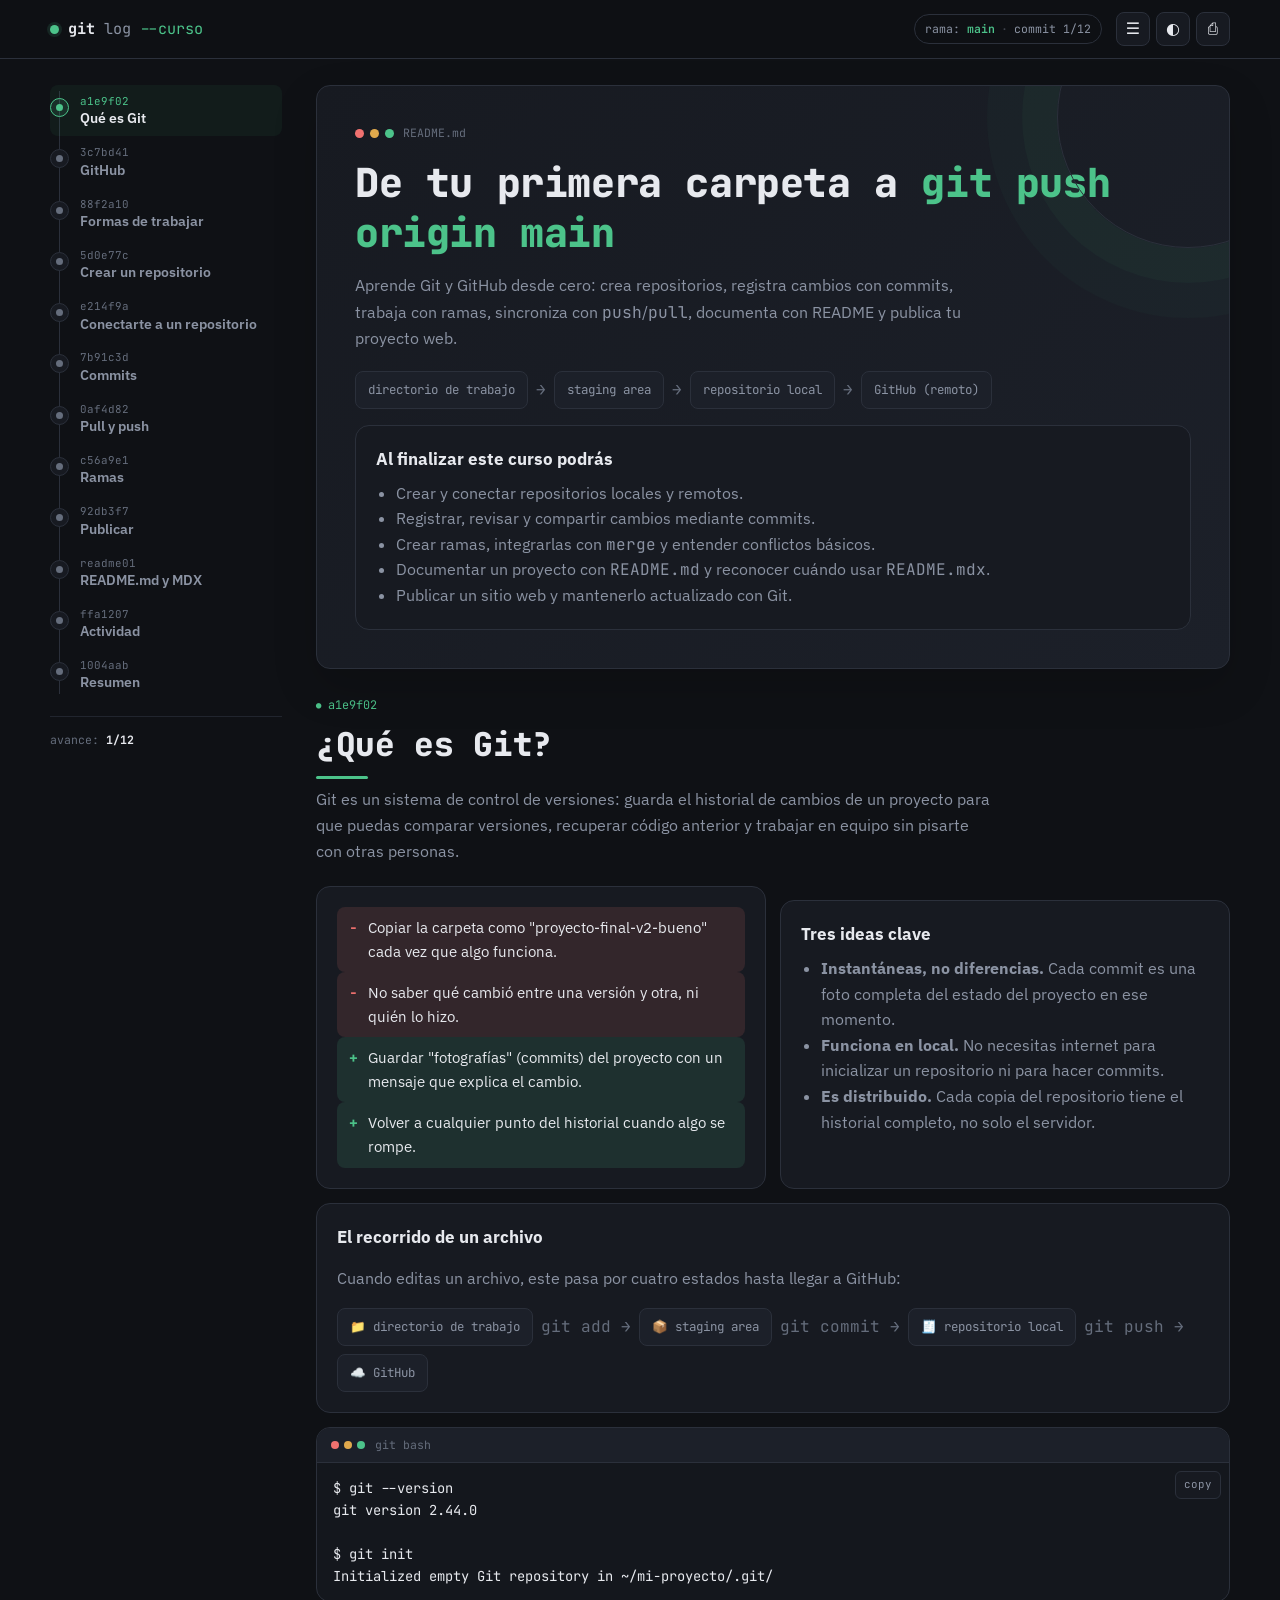
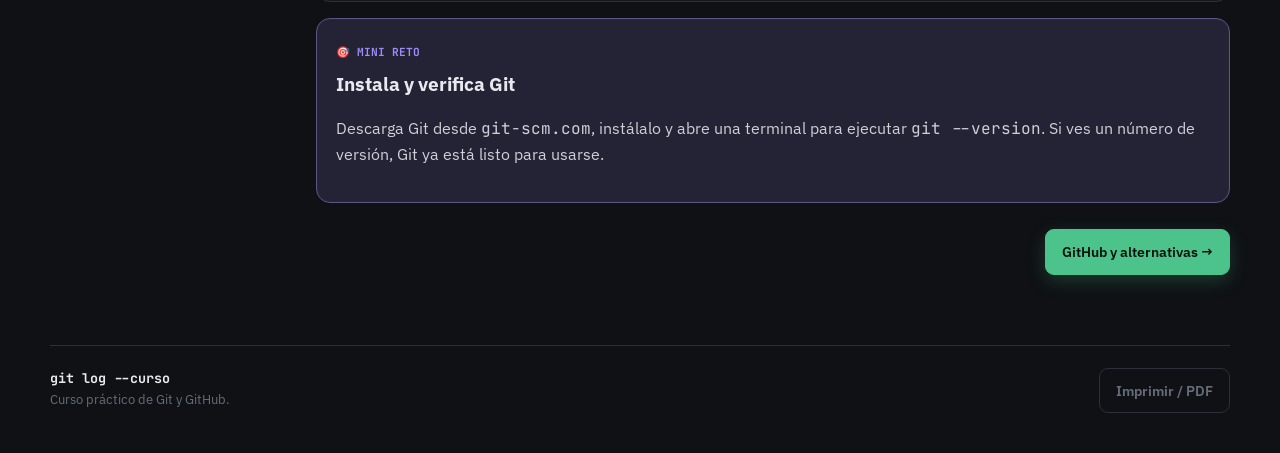
<file: git-log-curso.html>
<!DOCTYPE html>
<html lang="es">
<head>
<meta charset="UTF-8">
<meta name="viewport" content="width=device-width, initial-scale=1, viewport-fit=cover">
<meta name="description" content="Curso práctico de Git y GitHub en español. Aprende repositorios, commits, ramas, push, pull, README.md, README.mdx y publicación de proyectos web.">
<meta name="robots" content="index,follow,max-image-preview:large,max-snippet:-1,max-video-preview:-1">
<meta name="theme-color" content="#0f1115">
<meta name="author" content="Curso práctico de Git y GitHub">
<meta name="keywords" content="curso Git, GitHub, Git tutorial, Git en español, commits, ramas, repositorios, GitHub Pages, README, README.mdx, control de versiones">
<meta property="og:type" content="website">
<meta property="og:locale" content="es_ES">
<meta property="og:title" content="Curso práctico de Git y GitHub | git log --curso">
<meta property="og:description" content="Aprende Git y GitHub desde cero: repositorios, commits, ramas, push, pull, README.md, README.mdx y publicación de proyectos web.">
<meta property="og:site_name" content="git log --curso">
<meta name="twitter:card" content="summary">
<meta name="twitter:title" content="Curso práctico de Git y GitHub">
<meta name="twitter:description" content="Curso en español para aprender Git, GitHub, commits, ramas, README y publicación web.">
<!-- Reemplaza la URL por el dominio final al publicar. -->
<link rel="canonical" href="./git-log-curso.html">
<title>git log --curso</title>
<link rel="preconnect" href="https://fonts.googleapis.com">
<link rel="preconnect" href="https://fonts.gstatic.com" crossorigin>
<link href="https://fonts.googleapis.com/css2?family=JetBrains+Mono:wght@400;500;700;800&family=IBM+Plex+Sans:wght@400;500;600;700&display=swap" rel="stylesheet">
<style>
:root{
  box-sizing:border-box;
  padding-top:env(safe-area-inset-top,0px);
  padding-bottom:env(safe-area-inset-bottom,0px);

  --mono: "JetBrains Mono", ui-monospace, SFMono-Regular, Menlo, Consolas, monospace;
  --sans: "IBM Plex Sans", ui-sans-serif, system-ui, -apple-system, "Segoe UI", sans-serif;

  --bg: #0f1115;
  --bg-raised: #14171d;
  --surface: #171a21;
  --surface-2: #1c2029;
  --line: #2b303b;
  --line-soft: #21252e;
  --text: #e7e9ee;
  --muted: #8b93a3;
  --muted-2: #656d7c;

  --green: #4cc38a;
  --green-dim: rgba(76,195,138,.13);
  --red: #f0716f;
  --red-dim: rgba(240,113,111,.13);
  --amber: #e0a94c;
  --amber-dim: rgba(224,169,76,.13);
  --violet: #9d8cf5;
  --violet-dim: rgba(157,140,245,.14);

  --radius: 10px;
  --radius-lg: 14px;
  --max: 1180px;
}

*{box-sizing:border-box;}
html{scroll-behavior:smooth; scroll-padding-top:calc(64px + env(safe-area-inset-top,0px));}

body{
  margin:0;
  background:var(--bg);
  color:var(--text);
  font-family:var(--sans);
  line-height:1.6;
  -webkit-font-smoothing:antialiased;
}

:root[data-theme="light"]{
  --bg:#f6f4ee;
  --bg-raised:#ffffff;
  --surface:#ffffff;
  --surface-2:#fbfaf6;
  --line:#dcd8cb;
  --line-soft:#e7e3d6;
  --text:#1d2026;
  --muted:#6b6459;
  --muted-2:#918a7c;
  --green:#1c8a5c;
  --green-dim:rgba(28,138,92,.10);
  --red:#c1433f;
  --red-dim:rgba(193,67,63,.09);
  --amber:#9a6a12;
  --amber-dim:rgba(154,106,18,.10);
  --violet:#6b4fd6;
  --violet-dim:rgba(107,79,214,.10);
}

a{color:inherit;}
button{font:inherit; color:inherit;}
code, pre, kbd{font-family:var(--mono);}

::selection{ background: var(--green-dim); }

.skip-link{
  position:fixed; left:14px; top:-60px; z-index:1000;
  padding:9px 13px; border-radius:8px;
  background:var(--green); color:#08130e; font-weight:700;
  text-decoration:none; transition:top .2s;
}
.skip-link:focus{ top:calc(14px + env(safe-area-inset-top,0px)); }

/* ---------- topbar ---------- */
.topbar{
  position:sticky; top:0; z-index:90;
  padding-top:env(safe-area-inset-top,0px);
  background:color-mix(in srgb, var(--bg) 92%, transparent);
  backdrop-filter:blur(14px);
  border-bottom:1px solid var(--line);
}
.topbar-inner{
  width:min(var(--max), calc(100% - 32px));
  margin:auto;
  min-height:58px;
  display:flex; align-items:center; gap:14px;
}
.brand{
  display:inline-flex; align-items:center; gap:9px;
  font-family:var(--mono); font-weight:700; font-size:.95rem;
  text-decoration:none; white-space:nowrap;
}
.brand-dot{
  width:9px; height:9px; border-radius:50%;
  background:var(--green);
  box-shadow:0 0 0 3px var(--green-dim);
}
.brand .path{ color:var(--muted); font-weight:400; }
.brand .path em{ color:var(--green); font-style:normal; }

.status-chip{
  display:inline-flex; align-items:center; gap:6px;
  margin-left:auto;
  padding:5px 10px;
  border:1px solid var(--line);
  border-radius:999px;
  font-family:var(--mono); font-size:.72rem;
  color:var(--muted);
  white-space:nowrap;
}
.status-chip b{ color:var(--green); font-weight:600; }
.status-chip .sep{ opacity:.4; }

.topbar-tools{ display:flex; gap:6px; flex:0 0 auto; }
.icon-btn{
  width:34px; height:34px; display:grid; place-items:center;
  border:1px solid var(--line); border-radius:8px;
  background:var(--surface); cursor:pointer;
}
.icon-btn:hover, .icon-btn:focus-visible{ border-color:var(--green); }

/* ---------- layout ---------- */
.shell{
  width:min(var(--max), calc(100% - 32px));
  margin:auto;
  display:grid;
  grid-template-columns:236px minmax(0,1fr);
  gap:30px;
  align-items:start;
  padding:26px 0 70px;
}

/* ---------- rail nav (commit graph) ---------- */
.rail{
  position:sticky;
  top:calc(58px + env(safe-area-inset-top,0px) + 18px);
  max-height:calc(100vh - 58px - env(safe-area-inset-top,0px) - 36px);
  overflow-y:auto;
  padding-right:4px;
}
.rail-title{
  font-family:var(--mono); font-size:.68rem; letter-spacing:.02em;
  color:var(--muted-2); margin:0 0 10px 2px;
}
.rail-list{
  list-style:none; margin:0; padding:0;
  position:relative;
}
.rail-list::before{
  content:"";
  position:absolute; left:9px; top:6px; bottom:6px;
  width:1px; background:var(--line);
}
.rail-item{ position:relative; }
.rail-btn{
  position:relative;
  display:flex; align-items:flex-start; gap:11px;
  width:100%; text-align:left;
  padding:8px 8px 8px 0;
  background:transparent; border:0; cursor:pointer;
  border-radius:8px;
}
.rail-btn:hover .rail-label, .rail-btn:focus-visible .rail-label{ color:var(--text); }
.rail-dot{
  flex:0 0 auto; margin-top:5px;
  width:19px; height:19px; border-radius:50%;
  display:grid; place-items:center;
  background:var(--surface); border:1px solid var(--line);
  z-index:1;
}
.rail-dot::after{
  content:""; width:7px; height:7px; border-radius:50%;
  background:var(--muted-2);
}
.rail-btn.active .rail-dot{ border-color:var(--green); background:var(--green-dim); }
.rail-btn.active .rail-dot::after{ background:var(--green); }
.rail-text{ min-width:0; }
.rail-hash{
  display:block; font-family:var(--mono); font-size:.68rem; color:var(--muted-2);
}
.rail-btn.active .rail-hash{ color:var(--green); }
.rail-label{
  display:block; font-size:.86rem; font-weight:600; color:var(--muted);
  line-height:1.3;
}
.rail-btn.active .rail-label{ color:var(--text); }

.rail-progress{
  margin-top:16px; padding-top:14px; border-top:1px solid var(--line-soft);
  font-family:var(--mono); font-size:.72rem; color:var(--muted-2);
}
.rail-progress b{ color:var(--text); }

/* ---------- hero ---------- */
.hero{
  border:1px solid var(--line);
  border-radius:var(--radius-lg);
  background:var(--surface);
  padding:clamp(22px,4vw,38px);
  margin-bottom:22px;
}
.hero-top{ display:flex; align-items:center; gap:9px; margin-bottom:16px; }
.hero-top .dots{ display:flex; gap:6px; }
.hero-top .dots i{ width:9px; height:9px; border-radius:50%; display:block; }
.hero-top .dots i:nth-child(1){ background:var(--red); }
.hero-top .dots i:nth-child(2){ background:var(--amber); }
.hero-top .dots i:nth-child(3){ background:var(--green); }
.hero-top span{ font-family:var(--mono); font-size:.72rem; color:var(--muted-2); }

.hero h1{
  margin:0 0 14px; font-family:var(--mono); font-weight:800;
  font-size:clamp(1.7rem, 3.6vw, 2.5rem);
  line-height:1.25; letter-spacing:-.01em;
  max-width:760px;
}
.hero h1 .add{ color:var(--green); }
.hero h1 .del{ color:var(--red); text-decoration:line-through; text-decoration-color:color-mix(in srgb, var(--red) 55%, transparent); }

.hero p{
  max-width:640px; margin:0 0 20px; color:var(--muted); font-size:1.02rem;
}

.hero-flow{
  display:flex; flex-wrap:wrap; gap:8px; align-items:center;
}
.flow-stage{
  padding:8px 12px; border:1px solid var(--line); border-radius:8px;
  background:var(--surface-2); font-family:var(--mono); font-size:.78rem;
  color:var(--muted);
}
.flow-arrow{ color:var(--muted-2); font-family:var(--mono); }

/* ---------- sections ---------- */
.section{ display:none; }
.section.active{ display:block; animation:fadeUp .25s ease; }
@keyframes fadeUp{ from{ opacity:0; transform:translateY(6px);} to{ opacity:1; transform:none; } }

.section-head{ margin:4px 0 22px; }
.hash-tag{
  display:inline-flex; align-items:center; gap:7px;
  font-family:var(--mono); font-size:.74rem; color:var(--green);
  margin-bottom:10px;
}
.hash-tag::before{ content:"●"; font-size:.55rem; }
.section-head h2{
  margin:0 0 8px; font-family:var(--mono); font-weight:700;
  font-size:clamp(1.5rem, 3vw, 2.05rem); letter-spacing:-.01em; line-height:1.2;
}
.section-head p{ margin:0; max-width:680px; color:var(--muted); }

/* ---------- panels / grids ---------- */
.panel{
  border:1px solid var(--line); border-radius:var(--radius-lg);
  background:var(--surface); padding:20px;
}
.panel h3{ margin:0 0 8px; font-size:1.05rem; }
.panel p, .panel li{ color:var(--muted); }
.panel ul, .panel ol{ margin:8px 0 0; padding-left:20px; }
.panel + .panel{ margin-top:14px; }

.row2{ display:grid; grid-template-columns:repeat(2, minmax(0,1fr)); gap:14px; }
.row3{ display:grid; grid-template-columns:repeat(3, minmax(0,1fr)); gap:14px; }
.stack{ display:grid; gap:14px; }

/* diff-style comparison */
.diffline{
  display:flex; gap:10px; padding:9px 12px; border-radius:8px; font-size:.92rem;
  align-items:flex-start;
}
.diffline.add{ background:var(--green-dim); }
.diffline.del{ background:var(--red-dim); }
.diffline .marker{ font-family:var(--mono); font-weight:700; flex:0 0 auto; }
.diffline.add .marker{ color:var(--green); }
.diffline.del .marker{ color:var(--red); }

/* ---------- terminal windows ---------- */
.term{
  border:1px solid var(--line); border-radius:var(--radius-lg);
  overflow:hidden; background:var(--bg-raised); margin:14px 0;
}
.term-bar{
  display:flex; align-items:center; gap:8px;
  padding:8px 12px; background:var(--surface-2); border-bottom:1px solid var(--line);
}
.term-bar .dots{ display:flex; gap:5px; }
.term-bar .dots i{ width:8px; height:8px; border-radius:50%; display:block; }
.term-bar .dots i:nth-child(1){ background:var(--red); }
.term-bar .dots i:nth-child(2){ background:var(--amber); }
.term-bar .dots i:nth-child(3){ background:var(--green); }
.term-bar span{ font-family:var(--mono); font-size:.72rem; color:var(--muted-2); margin-left:2px; }
.term pre{ margin:0; padding:14px 16px; }

pre{
  position:relative;
  overflow:auto;
  font-size:.86rem; line-height:1.6;
  color:var(--text); background:transparent;
  tab-size:2;
}
pre code{ color:inherit; }
.panel > pre, .section-head + pre{
  border:1px solid var(--line); border-radius:var(--radius-lg);
  background:var(--bg-raised); padding:14px 16px; margin:12px 0;
}

.copy-btn{
  position:absolute; top:8px; right:8px;
  border:1px solid var(--line); border-radius:6px;
  padding:4px 8px; background:var(--surface);
  color:var(--muted); cursor:pointer; font-size:.68rem; font-family:var(--mono);
}
.copy-btn:hover, .copy-btn:focus-visible{ color:var(--text); border-color:var(--green); }

/* ---------- shell tabs (cmd / powershell / git bash) ---------- */
.shelltabs{ margin:14px 0; }
.shelltabs-nav{ display:flex; gap:4px; flex-wrap:wrap; }
.stab{
  border:1px solid var(--line); border-bottom:0;
  border-radius:8px 8px 0 0;
  padding:7px 12px; background:var(--surface-2);
  color:var(--muted); cursor:pointer; font-family:var(--mono); font-size:.76rem; font-weight:500;
}
.stab.active{ background:var(--bg-raised); color:var(--text); }
.shellpanels{
  border:1px solid var(--line); border-radius:0 var(--radius-lg) var(--radius-lg) var(--radius-lg);
  background:var(--bg-raised); overflow:hidden;
}
.spanel{ display:none; }
.spanel.active{ display:block; }
.spanel pre{ margin:0; padding:14px 16px; }

/* ---------- notes / callouts ---------- */
.note{
  margin:16px 0; padding:13px 15px; border-radius:10px;
  border-left:3px solid var(--green); background:var(--green-dim);
  font-size:.92rem;
}
.note.warn{ border-left-color:var(--amber); background:var(--amber-dim); }
.note.danger{ border-left-color:var(--red); background:var(--red-dim); }
.note strong{ display:block; margin-bottom:2px; }

/* ---------- drills / exercises ---------- */
.drill{
  border:1px solid color-mix(in srgb, var(--violet) 40%, var(--line));
  background:var(--violet-dim);
  border-radius:var(--radius-lg); padding:19px;
  margin-top:16px;
}
.drill-tag{
  display:inline-block; font-family:var(--mono); font-size:.7rem; font-weight:700;
  color:var(--violet); margin-bottom:8px;
}
.drill h3{ margin:0 0 6px; }
.drill p, .drill li{ color:var(--text); opacity:.88; }

/* ---------- steps ---------- */
.step{
  display:grid; grid-template-columns:30px minmax(0,1fr); gap:12px;
  margin:12px 0;
}
.step .n{
  width:26px; height:26px; border-radius:7px; display:grid; place-items:center;
  background:var(--surface-2); border:1px solid var(--line);
  font-family:var(--mono); font-size:.76rem; font-weight:700; color:var(--green);
}
.step b{ display:block; margin-bottom:4px; }

/* ---------- method / cheat cards ---------- */
.method-card{
  border:1px solid var(--line); border-radius:var(--radius-lg);
  background:var(--surface); padding:20px;
}
.method-card .icon{
  width:36px; height:36px; border-radius:8px; display:grid; place-items:center;
  background:var(--surface-2); border:1px solid var(--line);
  font-family:var(--mono); font-weight:700; margin-bottom:12px; color:var(--green);
}
.method-card h3{ margin:0 0 6px; }
.method-card .use-when{
  margin-top:12px; padding-top:12px; border-top:1px solid var(--line-soft);
  font-size:.82rem; color:var(--muted-2);
}
.method-card .use-when b{ color:var(--amber); font-weight:600; }

.cheat-grid{ display:grid; grid-template-columns:repeat(3, minmax(0,1fr)); gap:10px; }
.cheat-item{
  border:1px solid var(--line); border-radius:9px; padding:12px 13px; background:var(--surface);
}
.cheat-item code{ display:block; color:var(--green); font-size:.84rem; margin-bottom:5px; }
.cheat-item span{ font-size:.8rem; color:var(--muted); }

/* ---------- glossary ---------- */
.glossary{ display:grid; gap:0; }
.glossary dt{
  font-family:var(--mono); font-weight:700; color:var(--text);
  padding-top:12px;
}
.glossary dd{
  margin:3px 0 12px; color:var(--muted); padding-bottom:12px;
  border-bottom:1px solid var(--line-soft);
}
.glossary dd:last-of-type{ border-bottom:0; }

/* ---------- branch graph svg ---------- */
.branch-graph{
  border:1px solid var(--line); border-radius:var(--radius-lg);
  background:var(--bg-raised); padding:18px; margin:16px 0;
}
.branch-graph svg{ width:100%; height:auto; display:block; }
.branch-legend{ display:flex; gap:18px; margin-top:12px; flex-wrap:wrap; }
.branch-legend span{
  display:inline-flex; align-items:center; gap:6px; font-size:.8rem; color:var(--muted);
}
.branch-legend i{ width:9px; height:9px; border-radius:50%; display:block; }

/* ---------- checklist ---------- */
.checklist{ display:grid; gap:2px; }
.checklist label{
  display:flex; align-items:flex-start; gap:10px;
  padding:11px 4px; cursor:pointer; border-bottom:1px solid var(--line-soft);
}
.checklist label:last-child{ border-bottom:0; }
.checklist input{ margin-top:3px; accent-color:var(--green); }
.checklist span{ color:var(--text); }
.checklist small{ display:block; color:var(--muted-2); margin-top:2px; }

/* ---------- comparison table ---------- */
.compare{ width:100%; border-collapse:collapse; font-size:.9rem; }
.compare th, .compare td{
  text-align:left; padding:10px 12px; border-bottom:1px solid var(--line-soft);
}
.compare th{ color:var(--muted-2); font-family:var(--mono); font-weight:600; font-size:.78rem; }
.compare td:first-child, .compare th:first-child{ color:var(--text); font-weight:600; }
.compare-wrap{ overflow-x:auto; border:1px solid var(--line); border-radius:var(--radius-lg); background:var(--surface); padding:6px 14px; }

/* ---------- nextbar ---------- */
.nextbar{ display:flex; justify-content:space-between; gap:10px; margin-top:26px; }
.btn{
  border:1px solid var(--line); border-radius:9px; padding:10px 16px;
  background:var(--surface); cursor:pointer; font-weight:600; font-size:.9rem;
}
.btn:hover, .btn:focus-visible{ border-color:var(--green); }
.btn.primary{ background:var(--green); border-color:var(--green); color:#08130e; }
.btn.primary:hover{ background:color-mix(in srgb, var(--green) 88%, black); }
.btn.ghost{ background:transparent; }

/* ---------- toast ---------- */
.toast{
  position:fixed; left:50%; bottom:calc(22px + env(safe-area-inset-bottom,0px));
  transform:translate(-50%, 16px);
  z-index:200; padding:9px 15px; border:1px solid var(--line); border-radius:999px;
  background:var(--surface); font-family:var(--mono); font-size:.78rem;
  opacity:0; pointer-events:none; transition:.2s ease;
}
.toast.show{ opacity:1; transform:translate(-50%,0); }

/* ---------- footer ---------- */
.site-footer{
  width:min(var(--max), calc(100% - 32px));
  margin:auto; padding:22px 0 calc(40px + env(safe-area-inset-bottom,0px));
  border-top:1px solid var(--line);
  display:flex; justify-content:space-between; gap:16px; flex-wrap:wrap;
  color:var(--muted-2); font-size:.84rem;
}
.site-footer strong{ color:var(--text); display:block; font-family:var(--mono); }

/* ---------- mobile menu toggle (rail becomes drawer) ---------- */
.mnav-toggle{ display:none; }

@media (max-width: 900px){
  .shell{ grid-template-columns:1fr; }
  .rail{
    position:static; max-height:none; overflow:visible;
    border:1px solid var(--line); border-radius:var(--radius-lg);
    background:var(--surface); padding:6px 14px; margin-bottom:18px;
    display:none;
  }
  .rail.open{ display:block; padding-top:14px; }
  .mnav-toggle{
    display:flex; align-items:center; gap:8px; width:100%;
    justify-content:space-between;
  }
  .row2, .row3, .cheat-grid{ grid-template-columns:1fr; }
  .hero-flow{ gap:6px; }
}

@media (max-width: 560px){
  .topbar-inner, .shell, .site-footer{ width:min(100% - 22px, var(--max)); }
  .status-chip .sep + span{ display:none; }
  .status-chip{ display:none; }
  .hero{ padding:18px; }
  .nextbar{ flex-direction:column; }
  .nextbar .btn{ width:100%; }
}

@media print{
  .topbar, .rail, .nextbar, .site-footer, .copy-btn{ display:none !important; }
  body{ background:#fff; color:#111; }
  .shell{ grid-template-columns:1fr; }
  .section{ display:block !important; break-before:page; }
  .section:first-of-type{ break-before:auto; }
  .hero, .panel, .term{ box-shadow:none; }
}

@media (prefers-reduced-motion: reduce){
  html{ scroll-behavior:auto; }
  *, *::before, *::after{ animation-duration:.01ms !important; transition-duration:.01ms !important; }
}

/* ---------- visual polish v2 ---------- */
.hero{position:relative;overflow:hidden;background:linear-gradient(135deg,var(--surface),var(--surface-2));box-shadow:0 18px 45px rgba(0,0,0,.16)}
.hero::after{content:"";position:absolute;right:-90px;top:-100px;width:260px;height:260px;border:1px solid var(--line);border-radius:50%;box-shadow:0 0 0 35px color-mix(in srgb,var(--green) 4%,transparent),0 0 0 70px color-mix(in srgb,var(--green) 3%,transparent);pointer-events:none}
.panel,.method-card,.compare-wrap{transition:transform .2s ease,border-color .2s ease,box-shadow .2s ease}
.panel:hover,.method-card:hover{transform:translateY(-2px);border-color:color-mix(in srgb,var(--green) 42%,var(--line));box-shadow:0 12px 28px rgba(0,0,0,.10)}
.section-head h2{font-weight:800}
.section-head h2::after{content:"";display:block;width:52px;height:3px;margin-top:12px;border-radius:99px;background:var(--green)}
.btn.primary{box-shadow:0 6px 18px color-mix(in srgb,var(--green) 22%,transparent)}
.rail-btn.active{background:color-mix(in srgb,var(--green) 6%,transparent)}
.note,.drill{box-shadow:inset 0 0 0 1px color-mix(in srgb,var(--line) 40%,transparent)}
@media (prefers-reduced-motion: reduce){.panel,.method-card{transition:none}.panel:hover,.method-card:hover{transform:none}}
</style>
<script type="application/ld+json">{"@context":"https://schema.org","@type":"Course","name":"Curso práctico de Git y GitHub","description":"Curso en español sobre Git y GitHub: repositorios, commits, ramas, push, pull, README.md, README.mdx y publicación de proyectos web.","inLanguage":"es","provider":{"@type":"Organization","name":"git log --curso"}}</script>
</head>
<body>
<a class="skip-link" href="#contenido">Saltar al contenido</a>

<header class="topbar">
  <div class="topbar-inner">
    <a class="brand" href="#" aria-label="Inicio del curso">
      <span class="brand-dot"></span>
      <span>git<span class="path"> log <em>--curso</em></span></span>
    </a>
    <span class="status-chip">
      <span>rama: <b>main</b></span>
      <span class="sep">·</span>
      <span id="statusPos">commit 1/12</span>
    </span>
    <div class="topbar-tools">
      <button class="icon-btn" id="menuButton" type="button" aria-label="Abrir índice" aria-expanded="false">☰</button>
      <button class="icon-btn" id="themeButton" type="button" aria-label="Cambiar tema">◐</button>
      <button class="icon-btn" id="printButton" type="button" aria-label="Imprimir">⎙</button>
    </div>
  </div>
</header>

<div class="shell">
  <nav class="rail" id="rail" aria-label="Índice del curso">
    <p class="rail-title mnav-toggle">ÍNDICE<span></span></p>
    <ul class="rail-list" id="railList"></ul>
    <div class="rail-progress">avance: <b id="progressLabel">1/12</b></div>
  </nav>

  <main id="contenido">
    <section class="hero" aria-label="Presentación del curso">
      <div class="hero-top">
        <span class="dots"><i></i><i></i><i></i></span>
        <span>README.md</span>
      </div>
      <h1>De tu primera carpeta a <span class="add">git push origin main</span></h1>
      <p>Aprende Git y GitHub desde cero: crea repositorios, registra cambios con commits, trabaja con ramas, sincroniza con <code>push</code>/<code>pull</code>, documenta con README y publica tu proyecto web.</p>
      <div class="hero-flow" aria-hidden="true">
        <span class="flow-stage">directorio de trabajo</span>
        <span class="flow-arrow">→</span>
        <span class="flow-stage">staging area</span>
        <span class="flow-arrow">→</span>
        <span class="flow-stage">repositorio local</span>
        <span class="flow-arrow">→</span>
        <span class="flow-stage">GitHub (remoto)</span>
      </div>
      <div id="objetivos-curso" class="panel" style="margin-top:16px">
        <h2 style="font-size:1.05rem;margin:0 0 8px">Al finalizar este curso podrás</h2>
        <ul style="margin:0;padding-left:20px;color:var(--muted)">
          <li>Crear y conectar repositorios locales y remotos.</li>
          <li>Registrar, revisar y compartir cambios mediante commits.</li>
          <li>Crear ramas, integrarlas con <code>merge</code> y entender conflictos básicos.</li>
          <li>Documentar un proyecto con <code>README.md</code> y reconocer cuándo usar <code>README.mdx</code>.</li>
          <li>Publicar un sitio web y mantenerlo actualizado con Git.</li>
        </ul>
      </div>
    </section>

    <div id="sections">

<section id="que-es-git" class="section" data-title="Qué es Git" data-hash="a1e9f02">
  <div class="section-head">
    <span class="hash-tag">a1e9f02</span>
    <h2>¿Qué es Git?</h2>
    <p>Git es un sistema de control de versiones: guarda el historial de cambios de un proyecto para que puedas comparar versiones, recuperar código anterior y trabajar en equipo sin pisarte con otras personas.</p>
  </div>

  <div class="row2">
    <div class="panel">
      <div class="diffline del"><span class="marker">−</span><span>Copiar la carpeta como "proyecto-final-v2-bueno" cada vez que algo funciona.</span></div>
      <div class="diffline del"><span class="marker">−</span><span>No saber qué cambió entre una versión y otra, ni quién lo hizo.</span></div>
      <div class="diffline add"><span class="marker">+</span><span>Guardar "fotografías" (commits) del proyecto con un mensaje que explica el cambio.</span></div>
      <div class="diffline add"><span class="marker">+</span><span>Volver a cualquier punto del historial cuando algo se rompe.</span></div>
    </div>
    <div class="panel">
      <h3>Tres ideas clave</h3>
      <ul>
        <li><b>Instantáneas, no diferencias.</b> Cada commit es una foto completa del estado del proyecto en ese momento.</li>
        <li><b>Funciona en local.</b> No necesitas internet para inicializar un repositorio ni para hacer commits.</li>
        <li><b>Es distribuido.</b> Cada copia del repositorio tiene el historial completo, no solo el servidor.</li>
      </ul>
    </div>
  </div>

  <div class="panel" style="margin-top:14px">
    <h3>El recorrido de un archivo</h3>
    <p>Cuando editas un archivo, este pasa por cuatro estados hasta llegar a GitHub:</p>
    <div class="hero-flow">
      <span class="flow-stage">📁 directorio de trabajo</span>
      <span class="flow-arrow">git add →</span>
      <span class="flow-stage">📦 staging area</span>
      <span class="flow-arrow">git commit →</span>
      <span class="flow-stage">🧾 repositorio local</span>
      <span class="flow-arrow">git push →</span>
      <span class="flow-stage">☁️ GitHub</span>
    </div>
  </div>

  <div class="term">
    <div class="term-bar"><span class="dots"><i></i><i></i><i></i></span><span>git bash</span></div>
    <pre><code>$ git --version
git version 2.44.0

$ git init
Initialized empty Git repository in ~/mi-proyecto/.git/</code></pre>
  </div>

  <div class="drill">
    <span class="drill-tag">🎯 MINI RETO</span>
    <h3>Instala y verifica Git</h3>
    <p>Descarga Git desde <code>git-scm.com</code>, instálalo y abre una terminal para ejecutar <code>git --version</code>. Si ves un número de versión, Git ya está listo para usarse.</p>
  </div>

  <div class="nextbar"><span></span><button class="btn primary" onclick="go(1)">GitHub y alternativas →</button></div>
</section>

<section class="section" data-title="GitHub" data-hash="3c7bd41">
  <div class="section-head">
    <span class="hash-tag">3c7bd41</span>
    <h2>¿Qué es GitHub y qué alternativas existen?</h2>
    <p>Git es la herramienta de control de versiones. GitHub es una plataforma en la nube que aloja repositorios Git y añade colaboración, revisión de código y automatización.</p>
  </div>

  <div class="compare-wrap">
    <table class="compare">
      <thead><tr><th></th><th>Git</th><th>GitHub</th></tr></thead>
      <tbody>
        <tr><td>Qué es</td><td>Software de control de versiones</td><td>Servicio de alojamiento de repositorios</td></tr>
        <tr><td>Dónde vive</td><td>En tu computadora</td><td>En la nube</td></tr>
        <tr><td>Necesita internet</td><td>No, para versionar en local</td><td>Sí, para sincronizar y colaborar</td></tr>
        <tr><td>Qué añade</td><td>Commits, ramas, historial</td><td>Pull requests, issues, Actions, Pages</td></tr>
      </tbody>
    </table>
  </div>

  <div class="panel" style="margin-top:14px">
    <h3>Alternativas a GitHub</h3>
    <p>Todas usan Git por debajo; cambia la plataforma que aloja el repositorio y sus herramientas extra.</p>
    <div class="row3" style="margin-top:12px">
      <div class="method-card"><div class="icon">GL</div><h3>GitLab</h3><p>Fuerte en CI/CD integrado y opción de autoalojarlo en tu propio servidor.</p></div>
      <div class="method-card"><div class="icon">BB</div><h3>Bitbucket</h3><p>Se integra de forma directa con Jira y el resto de herramientas de Atlassian.</p></div>
      <div class="method-card"><div class="icon">CB</div><h3>Codeberg</h3><p>Plataforma sin fines de lucro, basada en software libre, alternativa comunitaria.</p></div>
    </div>
  </div>

  <div class="drill">
    <span class="drill-tag">🧭 EJERCICIO</span>
    <h3>Crea tu cuenta</h3>
    <p>Crea una cuenta en <code>github.com</code> si aún no tienes una. Explora el perfil de una persona o proyecto conocido y ubica sus repositorios, issues y pull requests.</p>
  </div>

  <div class="nextbar"><button class="btn" onclick="go(0)">← Qué es Git</button><button class="btn primary" onclick="go(2)">Formas de trabajar →</button></div>
</section>

<section class="section" data-title="Formas de trabajar" data-hash="88f2a10">
  <div class="section-head">
    <span class="hash-tag">88f2a10</span>
    <h2>Tres formas de trabajar con GitHub</h2>
    <p>El mismo repositorio se puede manejar desde el navegador, con una aplicación con interfaz gráfica, o escribiendo comandos en consola. No son excluyentes: muchas personas combinan las tres.</p>
  </div>

  <div class="row3">
    <div class="method-card">
      <div class="icon">🌐</div>
      <h3>GitHub online</h3>
      <p>Desde github.com puedes crear repositorios, editar archivos, revisar pull requests, abrir issues y configurar la publicación del sitio, sin instalar nada.</p>
      <div class="use-when"><b>Úsalo cuando:</b> haces cambios rápidos, revisas código o administras la configuración del proyecto.</div>
    </div>
    <div class="method-card">
      <div class="icon">🖥️</div>
      <h3>GitHub Desktop</h3>
      <p>Aplicación gráfica: muestra los cambios, permite hacer commit y push con clics, sin memorizar comandos.</p>
      <div class="use-when"><b>Úsalo cuando:</b> prefieres ver los cambios visualmente o estás empezando con Git.</div>
    </div>
    <div class="method-card">
      <div class="icon">&gt;_</div>
      <h3>Consola</h3>
      <p>CMD, PowerShell o Git Bash. Da control total: cada comando de Git existe primero en consola.</p>
      <div class="use-when"><b>Úsalo cuando:</b> necesitas control fino, automatizar tareas o trabajar en un servidor.</div>
    </div>
  </div>

  <div class="note">
    <strong>No hay una forma "correcta"</strong>
    Los tres métodos terminan haciendo lo mismo: mover cambios del directorio de trabajo hasta GitHub. Este curso usa la consola porque entender los comandos te ayuda a entender qué hacen los botones de las otras dos.
  </div>

  <div class="drill">
    <span class="drill-tag">🔍 EJERCICIO</span>
    <h3>Compara sin memorizar</h3>
    <p>Abre github.com y localiza dónde crearías un repositorio nuevo. Después, si tienes acceso, instala GitHub Desktop y ubica el botón equivalente. En una frase, anota qué acción representan ambos.</p>
  </div>

  <div class="nextbar"><button class="btn" onclick="go(1)">← GitHub y alternativas</button><button class="btn primary" onclick="go(3)">Crear un repositorio →</button></div>
</section>

<section class="section" data-title="Crear un repositorio" data-hash="5d0e77c">
  <div class="section-head">
    <span class="hash-tag">5d0e77c</span>
    <h2>Crear un repositorio: CMD, PowerShell y Git Bash</h2>
    <p>Crear un repositorio local tiene dos partes: preparar la carpeta y sus archivos (esto sí cambia un poco entre consolas) y ejecutar <code>git init</code> (esto no cambia nunca).</p>
  </div>

  <div class="step"><div class="n">1</div><div><b>Crea la carpeta del proyecto y entra en ella</b></div></div>
  <div class="step"><div class="n">2</div><div><b>Crea un archivo inicial</b><span style="color:var(--muted-2); font-size:.85rem"> — aquí es donde cambia el comando según la consola</span></div></div>
  <div class="step"><div class="n">3</div><div><b>Inicializa Git</b></div></div>

  <div class="shelltabs" data-group="crear">
    <div class="shelltabs-nav">
      <button class="stab active" data-target="crear-cmd">CMD</button>
      <button class="stab" data-target="crear-ps">PowerShell</button>
      <button class="stab" data-target="crear-gb">Git Bash</button>
    </div>
    <div class="shellpanels">
      <div class="spanel active" id="crear-cmd"><pre><code>mkdir mi-proyecto
cd mi-proyecto
type nul > index.html
git init</code></pre></div>
      <div class="spanel" id="crear-ps"><pre><code>mkdir mi-proyecto
cd mi-proyecto
New-Item index.html
git init</code></pre></div>
      <div class="spanel" id="crear-gb"><pre><code>mkdir mi-proyecto
cd mi-proyecto
touch index.html
git init</code></pre></div>
    </div>
  </div>

  <div class="panel">
    <h3>Crear el repositorio en GitHub (para conectarlo después)</h3>
    <ol>
      <li>Entra a github.com y haz clic en <b>New repository</b>.</li>
      <li>Escribe un nombre, por ejemplo <code>mi-proyecto</code>.</li>
      <li>Si ya tienes el proyecto en tu computadora, no marques "Add a README" para evitar historiales que no coinciden.</li>
      <li>Haz clic en <b>Create repository</b> y copia la URL que aparece (termina en <code>.git</code>).</li>
    </ol>
  </div>

  <div class="note warn">
    <strong>CMD, PowerShell y Git Bash no son Git</strong>
    Son consolas: programas para escribir comandos. Git es el mismo programa en las tres; solo cambian comandos propios de cada shell, como crear archivos o carpetas.
  </div>

  <div class="drill">
    <span class="drill-tag">🧪 EJERCICIO</span>
    <h3>Repite el flujo en tu consola</h3>
    <p>Crea <code>mi-primer-repositorio</code> con un <code>index.html</code> que muestre tu nombre y tres tecnologías que quieres aprender. Ejecuta <code>git init</code> y confirma con <code>git status</code> que Git ya está siguiendo la carpeta.</p>
  </div>

  <div class="nextbar"><button class="btn" onclick="go(2)">← Formas de trabajar</button><button class="btn primary" onclick="go(4)">Conectarte a un repositorio →</button></div>
</section>

<section class="section" data-title="Conectarte a un repositorio" data-hash="e214f9a">
  <div class="section-head">
    <span class="hash-tag">e214f9a</span>
    <h2>Conectarte a un repositorio remoto</h2>
    <p>Conectar tu carpeta local con GitHub se hace con comandos de Git, así que son idénticos en CMD, PowerShell y Git Bash.</p>
  </div>

  <div class="row2">
    <div class="panel">
      <h3>Ya tienes un proyecto local</h3>
      <p>Vincula tu carpeta existente a un repositorio vacío en GitHub:</p>
      <div class="term">
        <div class="term-bar"><span class="dots"><i></i><i></i><i></i></span><span>cualquier consola</span></div>
        <pre><code>git branch -M main
git remote add origin https://github.com/usuario/mi-proyecto.git
git push -u origin main</code></pre>
      </div>
    </div>
    <div class="panel">
      <h3>Quieres bajar un proyecto que ya existe</h3>
      <p>Clona el repositorio: crea una copia local completa con todo el historial.</p>
      <div class="term">
        <div class="term-bar"><span class="dots"><i></i><i></i><i></i></span><span>cualquier consola</span></div>
        <pre><code>git clone https://github.com/usuario/mi-proyecto.git
cd mi-proyecto</code></pre>
      </div>
    </div>
  </div>

  <div class="panel">
    <h3>Verifica la conexión</h3>
    <div class="term">
      <div class="term-bar"><span class="dots"><i></i><i></i><i></i></span><span>cualquier consola</span></div>
      <pre><code>$ git remote -v
origin  https://github.com/usuario/mi-proyecto.git (fetch)
origin  https://github.com/usuario/mi-proyecto.git (push)</code></pre>
    </div>
    <p><code>origin</code> es solo un apodo: el nombre por defecto que Git le da a tu repositorio remoto.</p>
  </div>

  <div class="note warn">
    <strong>Nunca subas contraseñas ni claves</strong>
    Crea un archivo <code>.gitignore</code> desde el primer commit para excluir carpetas como <code>node_modules/</code> o archivos como <code>.env</code>.
  </div>

  <div class="drill">
    <span class="drill-tag">🚀 RETO</span>
    <h3>Sube tu primer repositorio</h3>
    <p>Conecta la carpeta del ejercicio anterior a un repositorio vacío en GitHub, sube la rama <code>main</code> y confirma en el navegador que los archivos aparecen ahí.</p>
  </div>

  <div class="nextbar"><button class="btn" onclick="go(3)">← Crear un repositorio</button><button class="btn primary" onclick="go(5)">Hacer un commit →</button></div>
</section>

<section class="section" data-title="Commits" data-hash="7b91c3d">
  <div class="section-head">
    <span class="hash-tag">7b91c3d</span>
    <h2>Cómo hacer un commit</h2>
    <p>Un commit es una fotografía identificable del proyecto en un momento dado, acompañada de un mensaje que explica qué cambió.</p>
  </div>

  <div class="step"><div class="n">1</div><div><b>Revisa qué cambió</b><div class="term"><div class="term-bar"><span class="dots"><i></i><i></i><i></i></span><span>git status</span></div><pre><code>$ git status
On branch main
Changes not staged for commit:
  modified:   index.html</code></pre></div></div></div>

  <div class="step"><div class="n">2</div><div><b>Prepara los cambios (staging)</b><div class="term"><div class="term-bar"><span class="dots"><i></i><i></i><i></i></span><span>git add</span></div><pre><code>git add index.html
# o, para agregar todo lo modificado:
git add .</code></pre></div></div></div>

  <div class="step"><div class="n">3</div><div><b>Crea el commit</b><div class="term"><div class="term-bar"><span class="dots"><i></i><i></i><i></i></span><span>git commit</span></div><pre><code>git commit -m "feat: agrega sección de bienvenida"</code></pre></div></div></div>

  <div class="step"><div class="n">4</div><div><b>Revisa el historial</b><div class="term"><div class="term-bar"><span class="dots"><i></i><i></i><i></i></span><span>git log</span></div><pre><code>$ git log --oneline
7b91c3d feat: agrega sección de bienvenida
a1e9f02 init: estructura inicial del proyecto</code></pre></div></div></div>

  <div class="row2">
    <div class="panel"><h3><code>git add</code></h3><p>Mueve cambios del directorio de trabajo al staging area. Todavía no crea el commit; solo lo prepara.</p></div>
    <div class="panel"><h3><code>git commit</code></h3><p>Guarda en el historial local todo lo que está en staging, junto con un mensaje que explica el cambio.</p></div>
  </div>

  <div class="note">
    <strong>Buenos mensajes de commit</strong>
    Usa un verbo claro y en presente: <code>feat:</code> para algo nuevo, <code>fix:</code> para una corrección, <code>docs:</code> para documentación. "cambios" o "asdf" no cuentan la historia del proyecto.
  </div>

  <div class="drill">
    <span class="drill-tag">🧪 EJERCICIO</span>
    <h3>Encadena dos commits</h3>
    <p>Modifica el título de tu <code>index.html</code>, ejecuta <code>git status</code> y <code>git diff</code> para ver el cambio, luego <code>git add .</code> y crea un segundo commit con un mensaje distinto al primero.</p>
  </div>

  <div class="nextbar"><button class="btn" onclick="go(4)">← Conectarte a un repositorio</button><button class="btn primary" onclick="go(6)">Pull y push →</button></div>
</section>

<section class="section" data-title="Pull y push" data-hash="0af4d82">
  <div class="section-head">
    <span class="hash-tag">0af4d82</span>
    <h2>Pull y push: subir y bajar cambios</h2>
    <p><code>git push</code> envía tus commits locales a GitHub. <code>git pull</code> trae los commits que existen en GitHub y no tienes en tu copia local. Son comandos de Git, así que se escriben igual en CMD, PowerShell y Git Bash.</p>
  </div>

  <div class="row2">
    <div class="panel">
      <h3>↑ Push</h3>
      <p>Sube tus commits locales al repositorio remoto. La primera vez conviene fijar el destino con <code>-u</code>; después basta con <code>git push</code>.</p>
    </div>
    <div class="panel">
      <h3>↓ Pull</h3>
      <p>Descarga los commits nuevos del remoto y los integra en tu rama local. Internamente combina <code>git fetch</code> (traer información) con <code>git merge</code> (integrarla).</p>
    </div>
  </div>

  <div class="shelltabs" data-group="pushpull">
    <div class="shelltabs-nav">
      <button class="stab active" data-target="pp-cmd">CMD</button>
      <button class="stab" data-target="pp-ps">PowerShell</button>
      <button class="stab" data-target="pp-gb">Git Bash</button>
    </div>
    <div class="shellpanels">
      <div class="spanel active" id="pp-cmd"><pre><code>git push -u origin main
git pull origin main</code></pre></div>
      <div class="spanel" id="pp-ps"><pre><code>git push -u origin main
git pull origin main</code></pre></div>
      <div class="spanel" id="pp-gb"><pre><code>git push -u origin main
git pull origin main</code></pre></div>
    </div>
  </div>

  <div class="note">
    <strong>Los tres paneles son idénticos, y eso es lo importante</strong>
    Push y pull son comandos de Git, no de la consola. La consola solo cambia cuando creas carpetas o archivos; una vez que escribes <code>git</code>, el comando es el mismo en cualquier sistema.
  </div>

  <div class="note warn">
    <strong>Si el push es rechazado</strong>
    GitHub tiene commits que tú no tienes en local. Ejecuta <code>git pull</code> primero, resuelve cualquier conflicto y vuelve a intentar <code>git push</code>.
  </div>

  <div class="drill">
    <span class="drill-tag">🤝 EJERCICIO EN PAREJAS</span>
    <h3>Simula trabajo en equipo</h3>
    <p>Con un compañero conectado al mismo repositorio: una persona hace un commit y ejecuta <code>push</code>. La otra ejecuta <code>pull</code> antes de hacer sus propios cambios y confirma que los recibió.</p>
  </div>

  <div class="nextbar"><button class="btn" onclick="go(5)">← Hacer un commit</button><button class="btn primary" onclick="go(7)">Trabajar con ramas →</button></div>
</section>

<section class="section" data-title="Ramas" data-hash="c56a9e1">
  <div class="section-head">
    <span class="hash-tag">c56a9e1</span>
    <h2>Ramas: trabajar sin romper lo que ya funciona</h2>
    <p>Una rama (branch) es una línea de desarrollo independiente. Permite probar cambios sin afectar <code>main</code> hasta que decides integrarlos.</p>
  </div>

  <div class="branch-graph">
    <svg viewBox="0 0 640 190" xmlns="http://www.w3.org/2000/svg" role="img" aria-label="Diagrama de rama main con una rama feature que se crea y luego se fusiona de vuelta">
      <path d="M35,95 H605" stroke="var(--line)" stroke-width="2" fill="none"/>
      <path d="M185,95 C 225,150 265,150 305,150 L 375,150 C 420,150 440,120 470,95" stroke="var(--amber)" stroke-width="2.5" fill="none"/>
      <circle cx="80" cy="95" r="7" fill="var(--green)"/>
      <circle cx="185" cy="95" r="7" fill="var(--green)"/>
      <circle cx="255" cy="150" r="7" fill="var(--amber)"/>
      <circle cx="345" cy="150" r="7" fill="var(--amber)"/>
      <circle cx="470" cy="95" r="8" fill="var(--violet)"/>
      <circle cx="560" cy="95" r="7" fill="var(--green)"/>
      <text x="35" y="75" font-family="var(--mono)" font-size="12" fill="var(--muted)">main</text>
      <text x="255" y="175" font-family="var(--mono)" font-size="12" fill="var(--muted)">feature/formulario</text>
      <text x="440" y="80" font-family="var(--mono)" font-size="11" fill="var(--violet)">merge</text>
    </svg>
    <div class="branch-legend">
      <span><i style="background:var(--green)"></i> commits en main</span>
      <span><i style="background:var(--amber)"></i> commits en la rama</span>
      <span><i style="background:var(--violet)"></i> commit de fusión (merge)</span>
    </div>
  </div>

  <div class="term">
    <div class="term-bar"><span class="dots"><i></i><i></i><i></i></span><span>git bash</span></div>
    <pre><code># ver las ramas existentes
git branch

# crear una rama nueva
git branch feature/formulario

# cambiarte a esa rama
git checkout feature/formulario

# crear y cambiar en un solo paso (forma moderna)
git switch -c feature/formulario

# ... trabajas, agregas y haces commits en esta rama ...

# volver a main e integrar los cambios
git checkout main
git merge feature/formulario

# borrar la rama una vez fusionada
git branch -d feature/formulario</code></pre>
  </div>

  <div class="note warn">
    <strong>Si hay un conflicto de fusión</strong>
    Git marca el archivo con <code>&lt;&lt;&lt;&lt;&lt;&lt;&lt;</code>, <code>=======</code> y <code>&gt;&gt;&gt;&gt;&gt;&gt;&gt;</code> cuando dos ramas cambiaron la misma línea. Edita el archivo para dejar el contenido correcto, elimina los marcadores y crea el commit con <code>git add .</code> y <code>git commit</code>.
  </div>

  <div class="drill">
    <span class="drill-tag">🧪 EJERCICIO</span>
    <h3>Crea, modifica y fusiona</h3>
    <p>Crea una rama <code>feature/estilos</code>, cambia los colores de tu <code>index.html</code>, haz commit y vuelve a <code>main</code> para fusionar la rama con <code>git merge</code>.</p>
  </div>

  <div class="nextbar"><button class="btn" onclick="go(6)">← Pull y push</button><button class="btn primary" onclick="go(8)">Publicar tu proyecto →</button></div>
</section>

<section class="section" data-title="Publicar" data-hash="92db3f7">
  <div class="section-head">
    <span class="hash-tag">92db3f7</span>
    <h2>GitHub Pages, Vercel y otras formas de publicar</h2>
    <p>Un repositorio con tu sitio no está publicado hasta que alguna plataforma sirve esos archivos como página web. Estas son las más comunes para proyectos con HTML, CSS y JavaScript.</p>
  </div>

  <div class="row2">
    <div class="method-card">
      <div class="icon">📄</div>
      <h3>GitHub Pages</h3>
      <p>Publica sitios estáticos directamente desde un repositorio de GitHub, sin salir de la plataforma.</p>
      <ol>
        <li>Sube tu proyecto con un <code>index.html</code> en la raíz.</li>
        <li>Entra a <b>Settings → Pages</b> del repositorio.</li>
        <li>Elige la rama (normalmente <code>main</code>) y la carpeta de origen.</li>
        <li>GitHub entrega una URL del tipo <code>usuario.github.io/repositorio</code>.</li>
      </ol>
    </div>
    <div class="method-card">
      <div class="icon">▲</div>
      <h3>Vercel</h3>
      <p>Plataforma de despliegue enfocada en frontend, con integración directa a GitHub y una URL por cada rama o pull request.</p>
      <ol>
        <li>Crea una cuenta en vercel.com con tu cuenta de GitHub.</li>
        <li>Haz clic en <b>Add New → Project</b> e importa tu repositorio.</li>
        <li>Confirma la configuración de build y haz clic en <b>Deploy</b>.</li>
        <li>Cada <code>git push</code> genera un nuevo despliegue automáticamente.</li>
      </ol>
    </div>
  </div>

  <div class="compare-wrap" style="margin-top:14px">
    <table class="compare">
      <thead><tr><th>Plataforma</th><th>Ideal para</th><th>Dominio propio</th></tr></thead>
      <tbody>
        <tr><td>GitHub Pages</td><td>Sitios estáticos simples, portafolios, documentación</td><td>Sí</td></tr>
        <tr><td>Vercel</td><td>Proyectos con frameworks (React, Next.js, Vite)</td><td>Sí</td></tr>
        <tr><td>Netlify</td><td>Sitios estáticos y formularios sin backend</td><td>Sí</td></tr>
        <tr><td>Cloudflare Pages</td><td>Rendimiento global y funciones edge</td><td>Sí</td></tr>
      </tbody>
    </table>
  </div>

  <div class="drill">
    <span class="drill-tag">🚀 PROYECTO</span>
    <h3>Publica tu sitio de dos formas</h3>
    <p>Activa GitHub Pages para tu repositorio y, por separado, impórtalo en Vercel. Compara las dos URLs y haz un cambio con <code>git push</code> para ver cuál se actualiza primero.</p>
  </div>

  <div class="nextbar"><button class="btn" onclick="go(7)">← Trabajar con ramas</button><button class="btn primary" onclick="go(9)">Actividad integradora →</button></div>
</section>

<section class="section" data-title="README.md y MDX" data-hash="readme01">
  <div class="section-head">
    <span class="hash-tag">readme01</span>
    <h2>README.md y README.mdx</h2>
    <p>La documentación es parte del proyecto. Un README explica qué es, cómo se instala, cómo se usa y cómo contribuir. <code>.md</code> es Markdown; <code>.mdx</code> combina Markdown con componentes JSX cuando la plataforma de documentación lo admite.</p>
  </div>

  <div class="row2">
    <div class="panel">
      <h3>¿Qué es README.md?</h3>
      <p>Es un archivo de documentación en formato Markdown. En un repositorio de GitHub suele colocarse en la raíz y GitHub lo muestra como la portada documental del proyecto.</p>
      <ul>
        <li><b>Presenta:</b> nombre, propósito y contexto.</li>
        <li><b>Explica:</b> instalación, uso y comandos.</li>
        <li><b>Orienta:</b> estructura, contribución y autoría.</li>
      </ul>
    </div>
    <div class="panel">
      <h3>¿Qué es README.mdx?</h3>
      <p>MDX permite escribir Markdown e insertar componentes JSX. No es simplemente “un Markdown con otra extensión”: necesita una herramienta que procese MDX y un entorno compatible con componentes.</p>
      <ul>
        <li>Útil en documentación interactiva.</li>
        <li>Permite reutilizar componentes de una interfaz.</li>
        <li>En GitHub, la compatibilidad con archivos MDX no equivale a que se rendericen como un README estándar.</li>
      </ul>
    </div>
  </div>

  <div class="panel" style="margin-top:14px">
    <h3>Estructura recomendada de un README.md</h3>
    <div class="term">
      <div class="term-bar"><span class="dots"><i></i><i></i><i></i></span><span>README.md</span></div>
      <pre><code># Nombre del proyecto

Descripción breve: qué problema resuelve y para quién.

## Demo
URL_DEL_PROYECTO_PUBLICADO

## Tecnologías
- HTML
- CSS
- JavaScript

## Instalación
```bash
git clone URL_DEL_REPOSITORIO
cd nombre-del-proyecto
```

## Uso
Explica cómo ejecutar o utilizar el proyecto.

## Estructura
Explica las carpetas importantes.

## Autor
Tu nombre

## Licencia
Indica la licencia si el proyecto la utiliza.</code></pre>
    </div>
  </div>

  <div class="compare-wrap" style="margin-top:14px">
    <table class="compare">
      <thead><tr><th>Característica</th><th>README.md</th><th>README.mdx</th></tr></thead>
      <tbody>
        <tr><td>Sintaxis base</td><td>Markdown</td><td>Markdown + JSX</td></tr>
        <tr><td>Componentes JSX</td><td>No</td><td>Sí, si el entorno MDX los procesa</td></tr>
        <tr><td>Dependencia</td><td>Renderizador Markdown</td><td>Procesador MDX + entorno compatible</td></tr>
        <tr><td>Uso habitual</td><td>Repositorios y documentación general</td><td>Documentación interactiva y sistemas basados en MDX</td></tr>
      </tbody>
    </table>
  </div>

  <div class="note">
    <strong>Regla práctica</strong>
    Para un proyecto normal en GitHub, empieza con <code>README.md</code>. Usa <code>README.mdx</code> cuando tu stack de documentación indique explícitamente que procesa MDX y necesitas componentes interactivos.
  </div>

  <div class="drill">
    <span class="drill-tag">📝 EJERCICIO</span>
    <h3>Documenta tu proyecto</h3>
    <p>Crea un <code>README.md</code> para el proyecto del curso. Incluye descripción, tecnologías, instalación, uso, estructura, autor y enlace a la versión publicada.</p>
  </div>

  <div class="nextbar"><button class="btn" onclick="go(9)">← README.md y MDX</button><button class="btn primary" onclick="go(11)">Resumen y comandos →</button></div>
</section>

<section class="section" data-title="Actividad" data-hash="ffa1207">
  <div class="section-head">
    <span class="hash-tag">ffa1207</span>
    <h2>Actividad integradora</h2>
    <p>Recorre todo el flujo, de principio a fin, sin saltarte pasos. Marca cada punto conforme lo completes.</p>
  </div>

  <div class="panel">
    <div class="checklist">
      <label><input type="checkbox"><span>Crea la carpeta del proyecto y un archivo inicial desde tu consola preferida (CMD, PowerShell o Git Bash).<small>mkdir, cd, y touch / New-Item / type nul</small></span></label>
      <label><input type="checkbox"><span>Inicializa el repositorio local.<small>git init</small></span></label>
      <label><input type="checkbox"><span>Crea un repositorio vacío en GitHub y conéctalo.<small>git remote add origin URL</small></span></label>
      <label><input type="checkbox"><span>Haz al menos dos commits con mensajes distintos.<small>git add · git commit -m "..."</small></span></label>
      <label><input type="checkbox"><span>Sube tu rama principal a GitHub.<small>git push -u origin main</small></span></label>
      <label><input type="checkbox"><span>Crea una rama nueva, haz un cambio y fusiónala de regreso a main.<small>git switch -c · git merge</small></span></label>
      <label><input type="checkbox"><span>Publica el proyecto con GitHub Pages o Vercel.<small>Settings → Pages / vercel.com</small></span></label>
      <label><input type="checkbox"><span>Comparte el enlace del repositorio y el enlace publicado.<small>URL del repo + URL en vivo</small></span></label>
    </div>
  </div>

  <div class="panel" style="margin-top:14px">
    <h3>Plantilla de README.md</h3>
    <pre><code># Mi proyecto

Descripción breve de qué hace el proyecto.

## Tecnologías
- HTML
- CSS
- JavaScript

## Instalación
1. Clona el repositorio: git clone URL_DEL_REPOSITORIO
2. Abre index.html en tu navegador

## Autor
Tu nombre aquí</code></pre>
  </div>

  <div class="nextbar"><button class="btn" onclick="go(9)">← README.md y MDX</button><button class="btn primary" onclick="go(11)">Resumen y comandos →</button></div>
</section>

<section class="section" data-title="Resumen" data-hash="1004aab">
  <div class="section-head">
    <span class="hash-tag">1004aab</span>
    <h2>Resumen: comandos y vocabulario</h2>
    <p>Una referencia rápida de todo lo que usaste en este curso.</p>
  </div>

  <div class="cheat-grid">
    <div class="cheat-item"><code>git init</code><span>Inicia un repositorio en la carpeta actual.</span></div>
    <div class="cheat-item"><code>git status</code><span>Muestra qué archivos cambiaron.</span></div>
    <div class="cheat-item"><code>git add .</code><span>Prepara los cambios para el commit.</span></div>
    <div class="cheat-item"><code>git commit -m "..."</code><span>Guarda un punto en el historial.</span></div>
    <div class="cheat-item"><code>git log --oneline</code><span>Muestra el historial de commits.</span></div>
    <div class="cheat-item"><code>git remote add origin URL</code><span>Conecta con un repositorio remoto.</span></div>
    <div class="cheat-item"><code>git clone URL</code><span>Descarga un repositorio existente.</span></div>
    <div class="cheat-item"><code>git push</code><span>Sube commits locales a GitHub.</span></div>
    <div class="cheat-item"><code>git pull</code><span>Trae e integra cambios remotos.</span></div>
    <div class="cheat-item"><code>git branch</code><span>Lista o crea ramas.</span></div>
    <div class="cheat-item"><code>git switch -c nombre</code><span>Crea una rama y cambia a ella.</span></div>
    <div class="cheat-item"><code>git merge nombre</code><span>Fusiona una rama en la actual.</span></div>
  </div>

  <div class="panel" style="margin-top:16px">
    <h3>Glosario</h3>
    <dl class="glossary">
      <dt>Repositorio</dt><dd>Carpeta de proyecto donde Git lleva el registro de cambios.</dd>
      <dt>Commit</dt><dd>Punto guardado en el historial, con un mensaje que explica el cambio.</dd>
      <dt>Staging area</dt><dd>Zona intermedia donde se preparan los cambios antes de confirmarlos.</dd>
      <dt>Remoto</dt><dd>Copia del repositorio alojada en un servicio como GitHub.</dd>
      <dt>Rama (branch)</dt><dd>Línea de desarrollo independiente que parte de un commit.</dd>
      <dt>Merge</dt><dd>Integrar los cambios de una rama en otra.</dd>
      <dt>Conflicto</dt><dd>Situación en la que dos ramas cambiaron la misma línea y Git necesita ayuda para decidir cuál conservar.</dd>
    </dl>
  </div>

  <div class="nextbar"><button class="btn" onclick="go(10)">← Actividad integradora</button><button class="btn primary" onclick="window.print()">⎙ Imprimir / PDF</button></div>
</section>

    </div>
  </main>
</div>

<footer class="site-footer">
  <div><strong>git log --curso</strong>Curso práctico de Git y GitHub.</div>
  <button class="btn ghost" id="printButtonFooter" type="button">Imprimir / PDF</button>
</footer>

<div class="toast" id="toast" role="status" aria-live="polite">Copiado</div>

<script>
(() => {
  "use strict";

  const sections = [...document.querySelectorAll(".section")];
  const railList = document.getElementById("railList");
  const rail = document.getElementById("rail");
  const menuButton = document.getElementById("menuButton");
  const themeButton = document.getElementById("themeButton");
  const printButton = document.getElementById("printButton");
  const printButtonFooter = document.getElementById("printButtonFooter");
  const progressLabel = document.getElementById("progressLabel");
  const statusPos = document.getElementById("statusPos");
  const toast = document.getElementById("toast");

  let current = 0;
  let toastTimer;

  function buildRail() {
    sections.forEach((section, index) => {
      const li = document.createElement("li");
      li.className = "rail-item";

      const btn = document.createElement("button");
      btn.type = "button";
      btn.className = "rail-btn";
      btn.dataset.index = index;

      const dot = document.createElement("span");
      dot.className = "rail-dot";
      dot.setAttribute("aria-hidden", "true");

      const textWrap = document.createElement("span");
      textWrap.className = "rail-text";

      const hash = document.createElement("span");
      hash.className = "rail-hash";
      hash.textContent = section.dataset.hash || "";

      const label = document.createElement("span");
      label.className = "rail-label";
      label.textContent = section.dataset.title || `Sección ${index + 1}`;

      textWrap.append(hash, label);
      btn.append(dot, textWrap);
      btn.addEventListener("click", () => go(index));

      li.appendChild(btn);
      railList.appendChild(li);
    });
  }

  function updateRail() {
    [...railList.querySelectorAll(".rail-btn")].forEach((btn, index) => {
      const active = index === current;
      btn.classList.toggle("active", active);
      btn.setAttribute("aria-current", active ? "page" : "false");
    });
  }

  function go(index, shouldScroll = true) {
    if (!sections.length) return;
    current = Math.max(0, Math.min(sections.length - 1, index));

    sections.forEach((section, i) => {
      const active = i === current;
      section.classList.toggle("active", active);
      section.setAttribute("aria-hidden", active ? "false" : "true");
    });

    progressLabel.textContent = `${current + 1}/${sections.length}`;
    statusPos.textContent = `commit ${current + 1}/${sections.length}`;

    updateRail();

    if (shouldScroll) window.scrollTo({ top: 0, behavior: "smooth" });

    if (window.innerWidth <= 900) {
      rail.classList.remove("open");
      menuButton.setAttribute("aria-expanded", "false");
    }
  }

  function showToast(message = "Copiado") {
    toast.textContent = message;
    toast.classList.add("show");
    clearTimeout(toastTimer);
    toastTimer = setTimeout(() => toast.classList.remove("show"), 1300);
  }

  async function copyCode(pre, button) {
    const clone = pre.cloneNode(true);
    const btn = clone.querySelector(".copy-btn");
    if (btn) btn.remove();
    const text = clone.innerText.trim();

    try {
      await navigator.clipboard.writeText(text);
      button.textContent = "✓";
      showToast();
    } catch {
      const area = document.createElement("textarea");
      area.value = text;
      area.style.position = "fixed";
      area.style.opacity = "0";
      document.body.appendChild(area);
      area.select();
      try {
        document.execCommand("copy");
        button.textContent = "✓";
        showToast();
      } catch {
        showToast("No se pudo copiar");
      } finally {
        area.remove();
      }
    }

    setTimeout(() => { button.textContent = "copy"; }, 1100);
  }

  function addCopyButtons() {
    document.querySelectorAll("pre").forEach(pre => {
      if (pre.querySelector(".copy-btn")) return;
      const button = document.createElement("button");
      button.type = "button";
      button.className = "copy-btn";
      button.textContent = "copy";
      button.setAttribute("aria-label", "Copiar comando");
      button.addEventListener("click", event => {
        event.stopPropagation();
        copyCode(pre, button);
      });
      pre.style.position = "relative";
      pre.appendChild(button);
    });
  }

  function setupShellTabs() {
    document.querySelectorAll(".shelltabs").forEach(container => {
      const buttons = [...container.querySelectorAll(".stab")];
      const panels = [...container.querySelectorAll(".spanel")];

      buttons.forEach((button, index) => {
        button.setAttribute("aria-selected", index === 0 ? "true" : "false");
        button.addEventListener("click", () => {
          buttons.forEach((b, i) => {
            const active = i === index;
            b.classList.toggle("active", active);
            b.setAttribute("aria-selected", active ? "true" : "false");
          });
          panels.forEach((p, i) => p.classList.toggle("active", i === index));
        });
      });
    });
  }

  function setupKeyboardNav() {
    document.addEventListener("keydown", event => {
      const tag = document.activeElement?.tagName;
      if (["INPUT", "TEXTAREA", "SELECT"].includes(tag)) return;

      if (event.key === "ArrowRight" || event.key === "PageDown") { event.preventDefault(); go(current + 1); }
      if (event.key === "ArrowLeft" || event.key === "PageUp") { event.preventDefault(); go(current - 1); }
      if (event.key === "Home") { event.preventDefault(); go(0); }
      if (event.key === "End") { event.preventDefault(); go(sections.length - 1); }
    });
  }

  function setupTheme() {
    let saved = null;
    try { saved = localStorage.getItem("git-curso-theme"); } catch {}
    if (saved === "light") document.documentElement.setAttribute("data-theme", "light");

    themeButton.addEventListener("click", () => {
      const isLight = document.documentElement.getAttribute("data-theme") === "light";
      document.documentElement.setAttribute("data-theme", isLight ? "dark" : "light");
      try { localStorage.setItem("git-curso-theme", isLight ? "dark" : "light"); } catch {}
    });
  }

  function setupMobileMenu() {
    menuButton.addEventListener("click", () => {
      const open = rail.classList.toggle("open");
      menuButton.setAttribute("aria-expanded", String(open));
    });
  }

  window.go = go;

  buildRail();
  addCopyButtons();
  setupShellTabs();
  setupKeyboardNav();
  setupTheme();
  setupMobileMenu();

  printButton?.addEventListener("click", () => window.print());
  printButtonFooter?.addEventListener("click", () => window.print());

  go(0, false);
})();
</script>
</body>
</html>
</file>
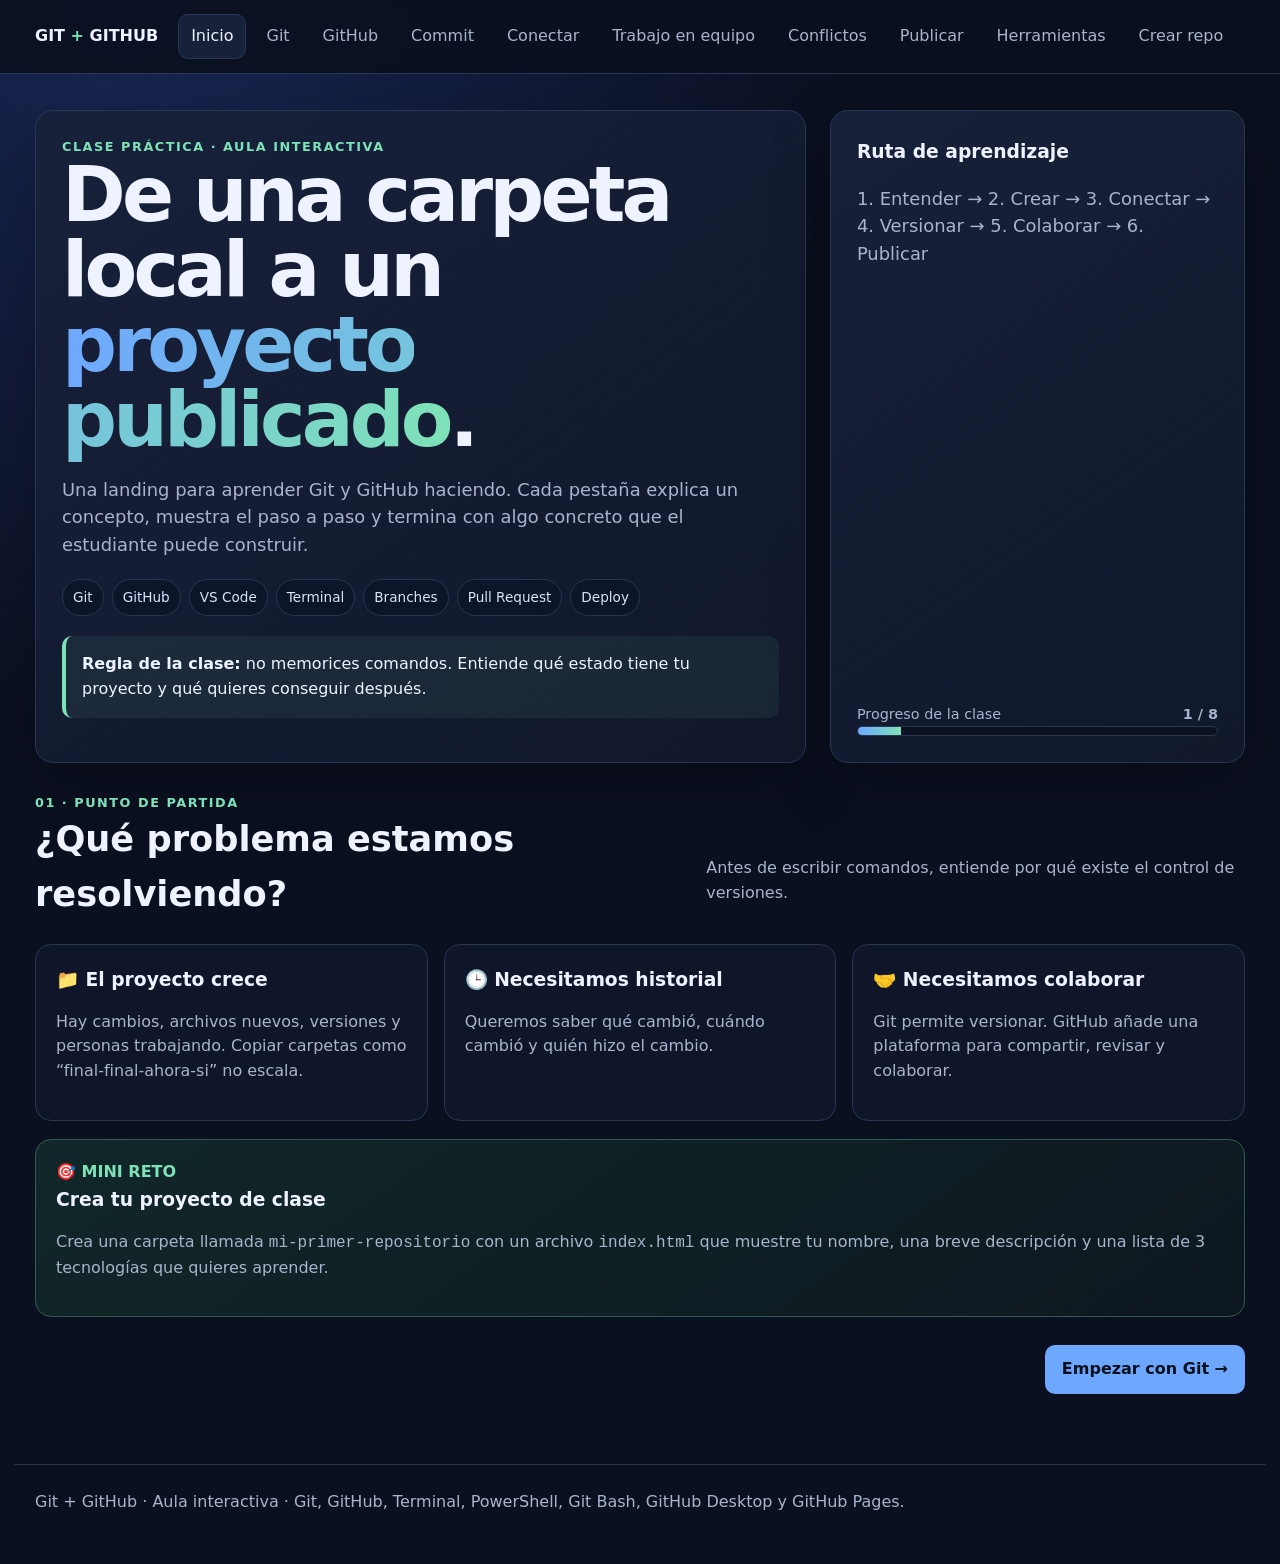
<file: Git_GitHub_Aula_Interactiva (1).html>
<!DOCTYPE html>
<html lang="es">
<head>
<meta charset="UTF-8">
<meta name="viewport" content="width=device-width, initial-scale=1.0">
<title>Git + GitHub | Aula Interactiva</title>
<style>
:root{
  --bg:#0b1020;--panel:#11182b;--panel2:#17213a;--text:#eef3ff;--muted:#a9b4cc;
  --primary:#6ea8fe;--accent:#7ee2b8;--warn:#ffd166;--danger:#ff7b8a;--line:#283653;
  --shadow:0 20px 60px rgba(0,0,0,.25);--radius:18px;
}
*{box-sizing:border-box} html{scroll-behavior:smooth}
body{margin:0;background:radial-gradient(circle at 10% 0%,#182653 0,#0b1020 38%);color:var(--text);font-family:Inter,Segoe UI,system-ui,sans-serif;line-height:1.55}
button{font:inherit}.app{min-height:100vh}
header{position:sticky;top:0;z-index:50;background:rgba(11,16,32,.9);backdrop-filter:blur(14px);border-bottom:1px solid var(--line)}
.nav{max-width:1250px;margin:auto;display:flex;align-items:center;gap:20px;padding:14px 20px}
.logo{font-weight:900;white-space:nowrap}.logo span{color:var(--accent)}
.tabs{display:flex;gap:7px;overflow:auto;scrollbar-width:none;flex:1}.tabs::-webkit-scrollbar{display:none}
.tab{border:1px solid transparent;background:transparent;color:var(--muted);padding:9px 12px;border-radius:10px;cursor:pointer;white-space:nowrap}
.tab:hover,.tab.active{background:var(--panel2);color:var(--text);border-color:var(--line)}
main{max-width:1250px;margin:auto;padding:36px 20px 70px}
.hero{display:grid;grid-template-columns:1.3fr .7fr;gap:24px;align-items:stretch;margin-bottom:30px}
.card{background:linear-gradient(145deg,rgba(23,33,58,.96),rgba(17,24,43,.96));border:1px solid var(--line);border-radius:var(--radius);box-shadow:var(--shadow);padding:26px}
.hero h1{font-size:clamp(2.3rem,6vw,5rem);line-height:.98;margin:0 0 18px;letter-spacing:-.05em}
.gradient{background:linear-gradient(90deg,var(--primary),var(--accent));-webkit-background-clip:text;background-clip:text;color:transparent}
.kicker{color:var(--accent);font-weight:800;text-transform:uppercase;letter-spacing:.12em;font-size:.8rem}
.hero p{font-size:1.12rem;color:var(--muted);max-width:750px}
.badges{display:flex;gap:8px;flex-wrap:wrap;margin:20px 0}.badge{padding:7px 10px;border:1px solid var(--line);border-radius:999px;background:#0d1528;color:#d9e3fa;font-size:.85rem}
.hero-side{display:flex;flex-direction:column;justify-content:space-between}.hero-side h3{margin-top:0}
.progress{height:10px;background:#0b1222;border-radius:99px;overflow:hidden;border:1px solid var(--line)}.progress i{display:block;height:100%;width:12%;background:linear-gradient(90deg,var(--primary),var(--accent));transition:.3s}
.section{display:none}.section.active{display:block;animation:fade .25s ease}@keyframes fade{from{opacity:0;transform:translateY(6px)}to{opacity:1;transform:none}}
.section-head{display:flex;justify-content:space-between;gap:20px;align-items:end;margin:10px 0 22px}.section-head h2{font-size:2.2rem;margin:0}.section-head p{color:var(--muted);max-width:700px}
.grid{display:grid;grid-template-columns:repeat(3,1fr);gap:16px}.grid2{display:grid;grid-template-columns:repeat(2,1fr);gap:18px}
.lesson{border:1px solid var(--line);background:rgba(17,24,43,.85);border-radius:16px;padding:20px}
.lesson h3{margin:0 0 8px}.lesson p,.lesson li{color:var(--muted)}
.step{display:grid;grid-template-columns:46px 1fr;gap:15px;margin:14px 0;padding:15px;border:1px solid var(--line);border-radius:14px;background:#0d1528}
.num{width:38px;height:38px;border-radius:50%;display:grid;place-items:center;background:var(--primary);color:#08101e;font-weight:900}
code,kbd{font-family:"Cascadia Code","SFMono-Regular",Consolas,monospace}
pre{margin:12px 0;background:#070c17;border:1px solid #202d47;border-radius:12px;padding:16px;overflow:auto;color:#e6efff;position:relative}
.copy{position:absolute;right:9px;top:9px;border:1px solid var(--line);background:#111b30;color:var(--muted);border-radius:8px;padding:5px 8px;cursor:pointer}
.callout{padding:16px;border-left:4px solid var(--accent);background:rgba(126,226,184,.07);border-radius:10px;margin:18px 0}.warn{border-left-color:var(--warn);background:rgba(255,209,102,.07)}
.diagram{display:flex;align-items:center;justify-content:center;gap:8px;flex-wrap:wrap;margin:25px 0}.node{padding:15px 18px;border:1px solid var(--line);border-radius:12px;background:#0d1528;text-align:center}.arrow{color:var(--accent);font-size:1.4rem}
.checklist label{display:block;padding:10px 0;color:var(--muted);cursor:pointer}.checklist input{margin-right:9px;accent-color:var(--accent)}
.exercise{border:1px solid #315d4f;background:linear-gradient(145deg,rgba(22,55,47,.6),rgba(13,25,31,.8))}
.exercise .tag{color:var(--accent);font-weight:800}
.codetabs{margin:12px 0}
.ctabs-nav{display:flex;gap:6px;margin-bottom:0;flex-wrap:wrap}
.ctab{border:1px solid var(--line);border-bottom:none;background:#0a1222;color:var(--muted);padding:7px 12px;border-radius:10px 10px 0 0;cursor:pointer;font-size:.82rem;font-weight:700}
.ctab.active{background:#070c17;color:var(--text);border-color:#202d47}
.ctab-panel{display:none;margin-top:0!important;border-top-left-radius:0!important}
.ctab-panel.active{display:block}
.visual-panel{background:#070c17;border:1px solid #202d47;border-radius:0 12px 12px 12px;padding:16px;color:var(--text)}
.visual-panel ol{margin:0;padding-left:18px}
.visual-panel li{margin:7px 0;color:var(--muted)}
.command-map{display:grid;grid-template-columns:repeat(4,1fr);gap:10px}.cmd{padding:14px;background:#0a1222;border:1px solid var(--line);border-radius:10px}.cmd b{display:block;color:var(--primary);margin-bottom:5px}
footer{max-width:1250px;margin:auto;padding:25px 20px 50px;color:var(--muted);border-top:1px solid var(--line)}
.nextbar{display:flex;justify-content:space-between;gap:10px;margin-top:28px}.btn{border:1px solid var(--line);background:var(--panel2);color:var(--text);padding:11px 16px;border-radius:10px;cursor:pointer}.btn.primary{background:var(--primary);color:#08101e;border-color:transparent;font-weight:800}
.toast{position:fixed;bottom:25px;left:50%;transform:translateX(-50%);background:#101a2d;border:1px solid var(--line);padding:10px 16px;border-radius:999px;opacity:0;pointer-events:none;transition:.25s;z-index:100}.toast.show{opacity:1}
@media(max-width:900px){.hero,.grid2{grid-template-columns:1fr}.grid{grid-template-columns:1fr 1fr}.command-map{grid-template-columns:1fr 1fr}}
@media(max-width:620px){main{padding:24px 14px 50px}.nav{padding:11px 12px}.logo{display:none}.grid,.command-map{grid-template-columns:1fr}.card{padding:19px}.hero h1{font-size:3rem}.section-head{display:block}}
@media print{header,.nextbar,.copy{display:none!important}.section{display:block!important}.card,.lesson{break-inside:avoid}.hero{grid-template-columns:1fr}body{background:white;color:#111}.card,.lesson{color:#111;border:1px solid #bbb;background:white;box-shadow:none}.lesson p,.lesson li,.section-head p{color:#444}}
</style>
</head>
<body>
<div class="app">
<header>
  <nav class="nav">
    <div class="logo">GIT <span>+</span> GITHUB</div>
    <div class="tabs" id="tabs"></div>
  </nav>
</header>

<main>
<section class="hero">
  <div class="card">
    <div class="kicker">Clase práctica · Aula interactiva</div>
    <h1>De una carpeta local a un <span class="gradient">proyecto publicado</span>.</h1>
    <p>Una landing para aprender Git y GitHub haciendo. Cada pestaña explica un concepto, muestra el paso a paso y termina con algo concreto que el estudiante puede construir.</p>
    <div class="badges"><span class="badge">Git</span><span class="badge">GitHub</span><span class="badge">VS Code</span><span class="badge">Terminal</span><span class="badge">Branches</span><span class="badge">Pull Request</span><span class="badge">Deploy</span></div>
    <div class="callout"><strong>Regla de la clase:</strong> no memorices comandos. Entiende qué estado tiene tu proyecto y qué quieres conseguir después.</div>
  </div>
  <div class="card hero-side">
    <div>
      <h3>Ruta de aprendizaje</h3>
      <p>1. Entender → 2. Crear → 3. Conectar → 4. Versionar → 5. Colaborar → 6. Publicar</p>
    </div>
    <div>
      <div style="display:flex;justify-content:space-between;color:var(--muted);font-size:.9rem"><span>Progreso de la clase</span><b id="progressText">1 / 8</b></div>
      <div class="progress"><i id="progressBar"></i></div>
    </div>
  </div>
</section>

<div id="content">

<section class="section active" data-title="Inicio">
<div class="section-head"><div><div class="kicker">01 · Punto de partida</div><h2>¿Qué problema estamos resolviendo?</h2></div><p>Antes de escribir comandos, entiende por qué existe el control de versiones.</p></div>
<div class="grid">
<div class="lesson"><h3>📁 El proyecto crece</h3><p>Hay cambios, archivos nuevos, versiones y personas trabajando. Copiar carpetas como “final-final-ahora-si” no escala.</p></div>
<div class="lesson"><h3>🕒 Necesitamos historial</h3><p>Queremos saber qué cambió, cuándo cambió y quién hizo el cambio.</p></div>
<div class="lesson"><h3>🤝 Necesitamos colaborar</h3><p>Git permite versionar. GitHub añade una plataforma para compartir, revisar y colaborar.</p></div>
</div>
<div class="lesson exercise" style="margin-top:18px"><span class="tag">🎯 MINI RETO</span><h3>Crea tu proyecto de clase</h3><p>Crea una carpeta llamada <code>mi-primer-repositorio</code> con un archivo <code>index.html</code> que muestre tu nombre, una breve descripción y una lista de 3 tecnologías que quieres aprender.</p></div>
<div class="nextbar"><span></span><button class="btn primary" onclick="go(1)">Empezar con Git →</button></div>
</section>

<section class="section" data-title="Git">
<div class="section-head"><div><div class="kicker">02 · Fundamentos</div><h2>Git: tu máquina del tiempo</h2></div><p>Git registra estados de tu proyecto para que puedas comparar, recuperar y experimentar.</p></div>
<div class="diagram"><div class="node">📂 Working Directory<br><small>archivos actuales</small></div><div class="arrow">→</div><div class="node">📦 Staging Area<br><small>cambios preparados</small></div><div class="arrow">→</div><div class="node">🧾 Local Repository<br><small>commits</small></div><div class="arrow">→</div><div class="node">☁️ GitHub<br><small>remoto</small></div></div>
<div class="grid2">
<div class="lesson"><h3>Inicializar</h3><div class="step"><div class="num">1</div><div><b>Entra a la carpeta</b><div class="codetabs"><div class="ctabs-nav"><button class="ctab active">Terminal / Git Bash</button><button class="ctab">PowerShell</button><button class="ctab">Visual (VS Code)</button></div><pre class="ctab-panel active">cd mi-primer-repositorio</pre><pre class="ctab-panel">cd mi-primer-repositorio</pre><div class="ctab-panel visual-panel"><ol><li>En VS Code: <b>Archivo → Abrir carpeta...</b> y selecciona <code>mi-primer-repositorio</code>.</li></ol></div></div></div></div><div class="step"><div class="num">2</div><div><b>Inicializa Git</b><div class="codetabs"><div class="ctabs-nav"><button class="ctab active">Terminal / Git Bash</button><button class="ctab">PowerShell</button><button class="ctab">Visual (VS Code)</button></div><pre class="ctab-panel active">git init</pre><pre class="ctab-panel">git init</pre><div class="ctab-panel visual-panel"><ol><li>Abre el panel <b>Control de código fuente</b> (ícono de rama en la barra lateral) y haz clic en <b>Initialize Repository</b>.</li></ol></div></div></div></div></div>
<div class="lesson"><h3>Observa lo que ocurre</h3><div class="codetabs"><div class="ctabs-nav"><button class="ctab active">Terminal / Git Bash</button><button class="ctab">PowerShell</button><button class="ctab">Visual (VS Code)</button></div><pre class="ctab-panel active">git status</pre><pre class="ctab-panel">git status</pre><div class="ctab-panel visual-panel"><ol><li>El panel <b>Control de código fuente</b> lista automáticamente los archivos nuevos y modificados, sin escribir nada.</li></ol></div></div><p>Git te dirá qué archivos están sin seguimiento, modificados o listos para commit.</p><div class="callout">💡 Haz <code>git status</code> constantemente. Es tu tablero de control.</div></div>
</div>
<div class="lesson exercise" style="margin-top:18px"><span class="tag">🧪 EJERCICIO</span><h3>Primer checkpoint</h3><p>Ejecuta <code>git init</code>, luego <code>git status</code>. Explica a un compañero qué significa que <code>index.html</code> aparezca como “untracked”.</p></div>
<div class="nextbar"><button class="btn" onclick="go(0)">← Anterior</button><button class="btn primary" onclick="go(2)">GitHub →</button></div>
</section>

<section class="section" data-title="GitHub">
<div class="section-head"><div><div class="kicker">03 · Plataforma</div><h2>Git ≠ GitHub</h2></div><p>Git funciona localmente. GitHub es un servicio donde puedes alojar repositorios Git y trabajar con otras personas.</p></div>
<div class="grid2">
<div class="lesson"><h3>Git</h3><ul><li>Control de versiones.</li><li>Funciona en tu equipo.</li><li>Registra commits y ramas.</li><li>No necesita internet para crear commits.</li></ul></div>
<div class="lesson"><h3>GitHub</h3><ul><li>Alojamiento remoto.</li><li>Colaboración y Pull Requests.</li><li>Issues y proyectos.</li><li>Automatización y opciones de publicación.</li></ul></div>
</div>
<div class="lesson" style="margin-top:18px"><h3>Otras opciones</h3><div class="command-map"><div class="cmd"><b>GitHub</b>Colaboración y ecosistema.</div><div class="cmd"><b>GitLab</b>Repositorios y DevOps.</div><div class="cmd"><b>Bitbucket</b>Integración con Atlassian.</div><div class="cmd"><b>Codeberg</b>Alternativa comunitaria.</div></div></div>
<div class="lesson exercise" style="margin-top:18px"><span class="tag">🎯 EJERCICIO</span><h3>Compara sin memorizar</h3><p>En parejas: expliquen en una frase qué hace Git y qué añade GitHub. Después creen una cuenta de GitHub si todavía no tienen una.</p></div>
<div class="nextbar"><button class="btn" onclick="go(1)">← Anterior</button><button class="btn primary" onclick="go(3)">Primer commit →</button></div>
</section>

<section class="section" data-title="Commit">
<div class="section-head"><div><div class="kicker">04 · Versionar</div><h2>Tu primer commit</h2></div><p>El commit es una fotografía identificable de un estado del proyecto.</p></div>
<div class="lesson">
<div class="step"><div class="num">1</div><div><b>Revisa</b><div class="codetabs"><div class="ctabs-nav"><button class="ctab active">Terminal / Git Bash</button><button class="ctab">PowerShell</button><button class="ctab">Visual (VS Code)</button></div><pre class="ctab-panel active">git status</pre><pre class="ctab-panel">git status</pre><div class="ctab-panel visual-panel"><ol><li>Mira el panel <b>Control de código fuente</b>: cada archivo cambiado aparece listado ahí.</li></ol></div></div></div></div>
<div class="step"><div class="num">2</div><div><b>Prepara los archivos</b><div class="codetabs"><div class="ctabs-nav"><button class="ctab active">Terminal / Git Bash</button><button class="ctab">PowerShell</button><button class="ctab">Visual (VS Code)</button></div><pre class="ctab-panel active">git add .</pre><pre class="ctab-panel">git add .</pre><div class="ctab-panel visual-panel"><ol><li>Pasa el mouse sobre <b>Changes</b> y haz clic en el ícono <b>+</b> (o el <b>+</b> junto a cada archivo).</li></ol></div></div></div></div>
<div class="step"><div class="num">3</div><div><b>Crea el checkpoint</b><div class="codetabs"><div class="ctabs-nav"><button class="ctab active">Terminal / Git Bash</button><button class="ctab">PowerShell</button><button class="ctab">Visual (VS Code)</button></div><pre class="ctab-panel active">git commit -m "feat: estructura inicial"</pre><pre class="ctab-panel">git commit -m "feat: estructura inicial"</pre><div class="ctab-panel visual-panel"><ol><li>Escribe el mensaje en el cuadro de texto superior y haz clic en el ✓ <b>Commit</b>.</li></ol></div></div></div></div>
<div class="step"><div class="num">4</div><div><b>Mira el historial</b><div class="codetabs"><div class="ctabs-nav"><button class="ctab active">Terminal / Git Bash</button><button class="ctab">PowerShell</button><button class="ctab">Visual (VS Code)</button></div><pre class="ctab-panel active">git log --oneline</pre><pre class="ctab-panel">git log --oneline</pre><div class="ctab-panel visual-panel"><ol><li>Instala la extensión <b>Git Graph</b> o revisa <b>GitHub → History</b> en el panel lateral para ver el historial visualmente.</li></ol></div></div></div></div>
</div>
<div class="grid2" style="margin-top:18px">
<div class="lesson"><h3>¿Qué hace <code>git add</code>?</h3><p>Mueve cambios seleccionados hacia el área de preparación. No crea todavía el commit.</p></div>
<div class="lesson"><h3>¿Qué hace <code>git commit</code>?</h3><p>Guarda un punto de control en el repositorio local con un mensaje que explica el cambio.</p></div>
</div>
<div class="lesson exercise" style="margin-top:18px"><span class="tag">🧪 EJERCICIO</span><h3>Haz dos versiones</h3><p>Después del primer commit, modifica el título de tu <code>index.html</code>, vuelve a ejecutar <code>git status</code>, <code>git diff</code>, <code>git add .</code> y crea un segundo commit.</p></div>
<div class="nextbar"><button class="btn" onclick="go(2)">← Anterior</button><button class="btn primary" onclick="go(4)">Conectar con GitHub →</button></div>
</section>

<section class="section" data-title="Conectar">
<div class="section-head"><div><div class="kicker">05 · Remoto</div><h2>Conecta tu proyecto con GitHub</h2></div><p>Ahora tu historial local tendrá un destino remoto.</p></div>
<div class="lesson">
<div class="step"><div class="num">1</div><div><b>Crea un repositorio vacío en GitHub</b><p>Usa un nombre como <code>mi-primer-repositorio</code>. Para esta práctica, evita agregar archivos automáticamente si ya tienes el proyecto local.</p></div></div>
<div class="step"><div class="num">2</div><div><b>Configura la rama principal</b><div class="codetabs"><div class="ctabs-nav"><button class="ctab active">Terminal / Git Bash</button><button class="ctab">PowerShell</button><button class="ctab">Visual (VS Code)</button></div><pre class="ctab-panel active">git branch -M main</pre><pre class="ctab-panel">git branch -M main</pre><div class="ctab-panel visual-panel"><ol><li>El nombre de la rama aparece en la barra inferior izquierda de VS Code; puedes renombrarla haciendo clic ahí.</li></ol></div></div></div></div>
<div class="step"><div class="num">3</div><div><b>Agrega el remoto y sube la rama</b><div class="codetabs"><div class="ctabs-nav"><button class="ctab active">Terminal / Git Bash</button><button class="ctab">PowerShell</button><button class="ctab">Visual (VS Code)</button></div><pre class="ctab-panel active">git remote add origin URL_DEL_REPOSITORIO\ngit push -u origin main</pre><pre class="ctab-panel">git remote add origin URL_DEL_REPOSITORIO\ngit push -u origin main</pre><div class="ctab-panel visual-panel"><ol><li>Si la terminal está bloqueada, usa el botón <b>Publish Branch</b> en Control de código fuente: VS Code puede crear el repositorio remoto y conectarlo por ti (con sesión iniciada en GitHub).</li></ol></div></div></div></div>
</div>
<div class="callout warn"><strong>⚠️ Importante:</strong> nunca pegues contraseñas, API keys, tokens o secretos dentro del repositorio. Aprende a usar <code>.gitignore</code> desde el primer proyecto.</div>
<div class="lesson"><h3>Tu primer <code>.gitignore</code></h3><pre>node_modules/
.env
dist/
.vscode/
*.log</pre></div>
<div class="lesson exercise" style="margin-top:18px"><span class="tag">🚀 RETO</span><h3>Tu primer repositorio público</h3><p>Sube tu proyecto, agrega un <code>README.md</code> con descripción, tecnologías, instalación y uso. Después comparte el enlace con el profesor.</p></div>
<div class="nextbar"><button class="btn" onclick="go(3)">← Anterior</button><button class="btn primary" onclick="go(5)">Trabajar en equipo →</button></div>
</section>

<section class="section" data-title="Trabajo en equipo">
<div class="section-head"><div><div class="kicker">06 · Colaboración</div><h2>Branches + Pull Requests</h2></div><p>Las ramas permiten desarrollar cambios sin alterar directamente la rama principal.</p></div>
<div class="grid2">
<div class="lesson"><h3>Crear una rama</h3><div class="codetabs"><div class="ctabs-nav"><button class="ctab active">Terminal / Git Bash</button><button class="ctab">PowerShell</button><button class="ctab">Visual (VS Code)</button></div><pre class="ctab-panel active">git branch desarrollo
git switch desarrollo</pre><pre class="ctab-panel">git branch desarrollo
git switch desarrollo</pre><div class="ctab-panel visual-panel"><ol><li>Haz clic en el nombre de la rama en la barra inferior izquierda → <b>Create new branch</b> → escribe <code>desarrollo</code>.</li></ol></div></div><p>También puedes crear y cambiar en una sola operación:</p><div class="codetabs"><div class="ctabs-nav"><button class="ctab active">Terminal / Git Bash</button><button class="ctab">PowerShell</button><button class="ctab">Visual (VS Code)</button></div><pre class="ctab-panel active">git switch -c desarrollo</pre><pre class="ctab-panel">git switch -c desarrollo</pre><div class="ctab-panel visual-panel"><ol><li>El mismo flujo de <b>Create new branch</b> en la barra inferior crea la rama y cambia a ella automáticamente.</li></ol></div></div></div><div class="lesson"><h3>Publicar la rama</h3><div class="codetabs"><div class="ctabs-nav"><button class="ctab active">Terminal / Git Bash</button><button class="ctab">PowerShell</button><button class="ctab">Visual (VS Code)</button></div><pre class="ctab-panel active">git push -u origin desarrollo</pre><pre class="ctab-panel">git push -u origin desarrollo</pre><div class="ctab-panel visual-panel"><ol><li>Con la rama <code>desarrollo</code> activa, haz clic en <b>Publish Branch</b> en Control de código fuente.</li></ol></div></div><p>Luego puedes abrir un Pull Request en GitHub para revisar el cambio antes de integrarlo.</p></div>
</div>
<div class="lesson" style="margin-top:18px"><h3>Flujo de equipo</h3><div class="diagram"><div class="node">main</div><div class="arrow">←</div><div class="node">feature / desarrollo</div><div class="arrow">→</div><div class="node">Pull Request</div><div class="arrow">→</div><div class="node">Review → Merge</div></div></div>
<div class="lesson exercise" style="margin-top:18px"><span class="tag">🤝 EJERCICIO EN PAREJAS</span><h3>Simulen un equipo</h3><p>Persona A crea una rama y cambia el contenido de <code>index.html</code>. Persona B revisa el Pull Request. Escriban al menos un comentario y decidan si el cambio puede integrarse.</p></div>
<div class="nextbar"><button class="btn" onclick="go(4)">← Anterior</button><button class="btn primary" onclick="go(6)">Conflictos →</button></div>
</section>

<section class="section" data-title="Conflictos">
<div class="section-head"><div><div class="kicker">07 · Situaciones reales</div><h2>¿Qué pasa cuando hay un conflicto?</h2></div><p>Un conflicto no significa que Git “se dañó”. Significa que necesita ayuda humana para decidir qué versión conservar.</p></div>
<div class="lesson">
<div class="step"><div class="num">1</div><div><b>Actualiza tu información</b><div class="codetabs"><div class="ctabs-nav"><button class="ctab active">Terminal / Git Bash</button><button class="ctab">PowerShell</button><button class="ctab">Visual (VS Code)</button></div><pre class="ctab-panel active">git pull</pre><pre class="ctab-panel">git pull</pre><div class="ctab-panel visual-panel"><ol><li>Haz clic en el botón de sincronización (flechas circulares) en la barra inferior de VS Code, o en <b>...</b> → <b>Pull</b>.</li></ol></div></div></div></div>
<div class="step"><div class="num">2</div><div><b>Si Git marca un conflicto, abre el archivo</b><p>Encontrarás marcadores como <code>&lt;&lt;&lt;&lt;&lt;&lt;&lt;</code>, <code>=======</code> y <code>&gt;&gt;&gt;&gt;&gt;&gt;&gt;</code>. En VS Code, el archivo aparece resaltado en rojo dentro de Control de código fuente.</p></div></div>
<div class="step"><div class="num">3</div><div><b>Decide qué contenido queda</b><p>Edita manualmente el archivo y elimina los marcadores, o usa los botones <b>Accept Current Change</b>, <b>Accept Incoming Change</b> o <b>Accept Both Changes</b> que VS Code muestra sobre el conflicto.</p></div></div>
<div class="step"><div class="num">4</div><div><b>Registra la resolución</b><div class="codetabs"><div class="ctabs-nav"><button class="ctab active">Terminal / Git Bash</button><button class="ctab">PowerShell</button><button class="ctab">Visual (VS Code)</button></div><pre class="ctab-panel active">git add .\ngit commit -m &quot;fix: resuelve conflicto&quot;</pre><pre class="ctab-panel">git add .\ngit commit -m &quot;fix: resuelve conflicto&quot;</pre><div class="ctab-panel visual-panel"><ol><li>Marca el archivo como resuelto (+) y haz clic en ✓ <b>Commit</b>, igual que un commit normal.</li></ol></div></div></div></div>
</div>
<div class="lesson exercise" style="margin-top:18px"><span class="tag">💥 EJERCICIO CONTROLADO</span><h3>Provoca un conflicto</h3><p>Dos estudiantes modifican intencionalmente la misma línea desde ramas diferentes. Intenten integrarlas y resuelvan el conflicto juntos. El objetivo no es evitar el conflicto: es aprender a leerlo.</p></div>
<div class="callout"><strong>Idea clave:</strong> <code>git pull</code> trae cambios e intenta integrarlos. <code>git fetch</code> actualiza la información remota sin integrar automáticamente esos cambios.</div>
<div class="nextbar"><button class="btn" onclick="go(5)">← Anterior</button><button class="btn primary" onclick="go(7)">Publicar →</button></div>
</section>

<section class="section" data-title="Publicar">
<div class="section-head"><div><div class="kicker">08 · Proyecto final</div><h2>De repositorio a producto</h2></div><p>GitHub puede ser mucho más que “un lugar donde subir código”. Puede convertirse en parte de tu flujo de trabajo.</p></div>
<div class="grid">
<div class="lesson"><h3>📄 README</h3><p>Explica qué es el proyecto, cómo instalarlo, cómo usarlo y quién lo construyó.</p></div>
<div class="lesson"><h3>🐛 Issues</h3><p>Registra tareas, errores, mejoras o ideas de trabajo.</p></div>
<div class="lesson"><h3>⚙️ Actions</h3><p>Permite automatizar tareas como pruebas, validaciones o despliegues.</p></div>
</div>
<div class="lesson" style="margin-top:18px">
<h3>🌐 GitHub Pages: publica tu sitio</h3>
<p>GitHub Pages permite convertir un repositorio en un sitio web estático publicado. Es especialmente útil para proyectos HTML, CSS y JavaScript.</p>
<div class="step"><div class="num">1</div><div><b>Sube tu proyecto</b><p>El repositorio debe contener el sitio, normalmente con un <code>index.html</code> como punto de entrada.</p></div></div>
<div class="step"><div class="num">2</div><div><b>Abre Settings → Pages</b><p>En GitHub, entra a la configuración del repositorio y busca la sección <strong>Pages</strong>.</p></div></div>
<div class="step"><div class="num">3</div><div><b>Selecciona la fuente</b><p>Selecciona la rama y la carpeta desde la que GitHub Pages tomará los archivos.</p></div></div>
<div class="step"><div class="num">4</div><div><b>Visita la URL</b><p>GitHub generará una dirección pública para tu proyecto. En un sitio de proyecto normalmente tendrá la forma <code>usuario.github.io/nombre-repositorio</code>.</p></div></div>
<div class="callout"><strong>Concepto clave:</strong> GitHub Pages no reemplaza a Git. Git versiona tu proyecto; GitHub almacena el repositorio; GitHub Pages publica una versión web de ese contenido.</div>
<div class="diagram"><div class="node">💻 HTML/CSS/JS</div><div class="arrow">→</div><div class="node">📦 Git</div><div class="arrow">→</div><div class="node">☁️ GitHub</div><div class="arrow">→</div><div class="node">🌐 GitHub Pages</div></div>
</div>
<div class="lesson exercise" style="margin-top:18px"><span class="tag">🏆 PROYECTO FINAL</span><h3>Mi portfolio en GitHub</h3><p>Crea una landing personal sencilla con HTML + CSS. Versiona el proyecto con al menos 4 commits, crea una rama para una mejora, abre un Pull Request, documenta el proyecto en README y publica el resultado.</p>
<div class="checklist">
<label><input type="checkbox"> Proyecto creado y funcional</label>
<label><input type="checkbox"> Repositorio Git inicializado</label>
<label><input type="checkbox"> Al menos 4 commits claros</label>
<label><input type="checkbox"> README.md</label>
<label><input type="checkbox"> .gitignore</label>
<label><input type="checkbox"> Rama de desarrollo</label>
<label><input type="checkbox"> Pull Request</label>
<label><input type="checkbox"> Proyecto publicado</label>
</div></div>
<div class="lesson" style="margin-top:18px"><h3>🧠 Cheat Sheet</h3><div class="command-map">
<div class="cmd"><b>git status</b>ver estado</div>
<div class="cmd"><b>git add .</b>preparar cambios</div>
<div class="cmd"><b>git commit</b>crear checkpoint</div>
<div class="cmd"><b>git push</b>subir cambios</div>
<div class="cmd"><b>git pull</b>traer + integrar</div>
<div class="cmd"><b>git fetch</b>traer referencias</div>
<div class="cmd"><b>git switch</b>cambiar de rama</div>
<div class="cmd"><b>git log</b>ver historial</div>
</div></div>
<div class="nextbar"><button class="btn" onclick="go(6)">← Anterior</button><button class="btn primary" onclick="go(8)">Herramientas →</button></div>
</section>


<section class="section" data-title="Herramientas">
<div class="section-head">
  <div><div class="kicker">09 · Herramientas</div><h2>¿Dónde puedo ejecutar Git?</h2></div>
  <p>Git es el sistema de control de versiones. Terminal, PowerShell, Git Bash y GitHub Desktop son distintas formas de interactuar con Git.</p>
</div>

<div class="grid" style="grid-template-columns:repeat(4,1fr)">
  <div class="lesson">
    <h3>🖥️ Terminal de Windows</h3>
    <p>Windows Terminal es la aplicación que abre diferentes intérpretes de comandos. Puede trabajar con PowerShell, Command Prompt y otros shells.</p>
    <p><strong>Idea:</strong> Terminal es el contenedor/interfaz; PowerShell es uno de los intérpretes que puedes ejecutar dentro de ella.</p>
    <pre>cd mi-primer-repositorio
git status
git add .
git commit -m "feat: primer cambio"
git push</pre>
  </div>

  <div class="lesson">
    <h3>🔷 PowerShell</h3>
    <p>PowerShell es un shell y lenguaje de automatización de Microsoft. En Windows es una opción habitual para trabajar con Git desde comandos.</p>
    <p><strong>Idea:</strong> escribes comandos Git igual que en otros shells; lo que cambia principalmente es el shell que interpreta los comandos del sistema.</p>
    <pre>Get-Location
Set-Location .\mi-primer-repositorio
git status
git log --oneline</pre>
  </div>

  <div class="lesson">
    <h3>🐧 Git Bash</h3>
    <p>Git Bash, incluido con Git for Windows, ofrece un entorno de shell con comandos de estilo Unix junto con Git.</p>
    <p><strong>Idea:</strong> es muy útil si quieres aprender comandos como <code>ls</code>, <code>pwd</code>, <code>mkdir</code> y combinarlos con Git.</p>
    <pre>pwd
ls
cd mi-primer-repositorio
git status
git add .
git commit -m "feat: cambio"</pre>
  </div>

  <div class="lesson">
    <h3>🖱️ Visual (sin terminal)</h3>
    <p>En algunos computadores o salas de clase la terminal está bloqueada por políticas de seguridad. En ese caso puedes hacer exactamente el mismo trabajo desde la interfaz gráfica.</p>
    <p><strong>Idea:</strong> VS Code (panel Control de código fuente) y GitHub Desktop hacen las mismas acciones que <code>git status</code>, <code>git add</code>, <code>git commit</code> y <code>git push</code>, con clics en vez de comandos.</p>
    <div class="callout">💡 Si un aula tiene la terminal restringida, usa VS Code o GitHub Desktop: ningún ejercicio de esta clase requiere obligatoriamente escribir comandos.</div>
  </div>
</div>

<div class="lesson" style="margin-top:18px">
<h3>📊 Comparación rápida</h3>
<div class="command-map">
  <div class="cmd"><b>Terminal</b>Aplicación donde abres shells.</div>
  <div class="cmd"><b>PowerShell</b>Shell de Windows para comandos y automatización.</div>
  <div class="cmd"><b>Git Bash</b>Shell estilo Unix incluido con Git for Windows.</div>
  <div class="cmd"><b>GitHub Desktop</b>Interfaz gráfica para trabajar con Git.</div>
</div>
<div class="callout"><strong>Regla:</strong> los comandos <code>git status</code>, <code>git add</code>, <code>git commit</code>, <code>git pull</code> y <code>git push</code> son comandos de Git. No son comandos exclusivos de PowerShell, Terminal o Git Bash.</div>
</div>

<div class="nextbar"><button class="btn" onclick="go(7)">← Publicar</button><button class="btn primary" onclick="go(9)">Crear repo →</button></div>
</section>

<section class="section" data-title="Crear repo">
<div class="section-head">
  <div><div class="kicker">10 &middot; Distintas terminales</div><h2>Crear un repositorio desde cada terminal</h2></div>
  <p>Antes de hablar de Git, cada terminal tiene su propia forma de crear carpetas y moverte entre ellas. Los comandos de Git son siempre los mismos; lo que cambia es el shell.</p>
</div>

<div class="grid" style="grid-template-columns:repeat(3,1fr)">
  <div class="lesson">
    <h3>&#128421;&#65039; CMD (Simbolo del sistema)</h3>
    <p>El interprete clasico de Windows.</p>
    <pre>mkdir mi-primer-repositorio
cd mi-primer-repositorio
git init</pre>
  </div>
  <div class="lesson">
    <h3>&#128311; PowerShell</h3>
    <p>Shell de Microsoft, mas moderno que CMD.</p>
    <pre>New-Item -ItemType Directory mi-primer-repositorio
Set-Location mi-primer-repositorio
git init</pre>
    <p>&#128161; <code>mkdir</code> tambien funciona en PowerShell: es un alias de <code>New-Item</code>.</p>
  </div>
  <div class="lesson">
    <h3>&#128039; Git Bash</h3>
    <p>Shell estilo Unix incluido con Git for Windows.</p>
    <pre>mkdir mi-primer-repositorio
cd mi-primer-repositorio
git init</pre>
  </div>
  <div class="lesson">
    <h3>&#127822; Terminal (macOS / Linux)</h3>
    <p>Mismo estilo de comandos que Git Bash, de forma nativa.</p>
    <pre>mkdir mi-primer-repositorio
cd mi-primer-repositorio
git init</pre>
  </div>
  <div class="lesson">
    <h3>&#128433;&#65039; Visual (VS Code)</h3>
    <p>Si no puedes o no quieres usar la terminal, todo el proceso se hace con clics.</p>
    <ol style="color:var(--muted);padding-left:18px;margin:0">
      <li>Crea la carpeta desde el explorador de archivos del sistema.</li>
      <li><b>Archivo → Abrir carpeta...</b> en VS Code.</li>
      <li>Panel <b>Control de código fuente → Initialize Repository</b>.</li>
    </ol>
  </div>
</div>

<div class="callout"><strong>Idea clave:</strong> <code>git init</code>, <code>git status</code>, <code>git add</code> y <code>git commit</code> son comandos de Git y se escriben igual en cualquier terminal. Lo unico que cambia entre CMD, PowerShell, Git Bash o una terminal de macOS/Linux es como creas carpetas y te mueves entre ellas.</div>

<div class="lesson" style="margin-top:18px">
<h3>&#128202; Equivalencias rapidas</h3>
<div class="command-map">
  <div class="cmd"><b>Crear carpeta</b>CMD/Git Bash/macOS: <code>mkdir</code> &middot; PowerShell: <code>New-Item -ItemType Directory</code></div>
  <div class="cmd"><b>Entrar a carpeta</b>Todas: <code>cd</code> &middot; PowerShell tambien: <code>Set-Location</code></div>
  <div class="cmd"><b>Ver contenido</b>CMD: <code>dir</code> &middot; PowerShell: <code>Get-ChildItem</code> (o <code>ls</code>) &middot; Git Bash/macOS: <code>ls</code></div>
  <div class="cmd"><b>Iniciar Git</b>Identico en todas: <code>git init</code></div>
</div>
</div>

<div class="nextbar"><button class="btn" onclick="go(8)">&larr; Herramientas</button><button class="btn primary" onclick="go(10)">Ejemplo practico &rarr;</button></div>
</section>

<section class="section" data-title="Ejemplo practico">
<div class="section-head">
  <div><div class="kicker">11 &middot; Trabajo practico</div><h2>Ejemplo: crea y sube tu primer repositorio</h2></div>
  <p>Un recorrido completo, de principio a fin, usando la terminal: crear la carpeta, iniciar Git, hacer commits, crear el repositorio en GitHub y subirlo con un README.</p>
</div>

<div class="lesson">
<div class="step"><div class="num">1</div><div><b>Crea la carpeta del proyecto</b><div class="codetabs"><div class="ctabs-nav"><button class="ctab active">Terminal / Git Bash</button><button class="ctab">PowerShell</button><button class="ctab">Visual (VS Code)</button></div><pre class="ctab-panel active">mkdir mi-primer-repositorio&#10;cd mi-primer-repositorio</pre><pre class="ctab-panel">New-Item -ItemType Directory mi-primer-repositorio&#10;Set-Location mi-primer-repositorio</pre><div class="ctab-panel visual-panel"><ol><li>Crea la carpeta desde el explorador de archivos del sistema y luego <b>Archivo &rarr; Abrir carpeta...</b> en VS Code.</li></ol></div></div></div></div>
<div class="step"><div class="num">2</div><div><b>Crea un archivo</b><div class="codetabs"><div class="ctabs-nav"><button class="ctab active">Terminal / Git Bash</button><button class="ctab">PowerShell</button><button class="ctab">Visual (VS Code)</button></div><pre class="ctab-panel active">echo "&lt;h1&gt;Hola mundo&lt;/h1&gt;" &gt; index.html</pre><pre class="ctab-panel">Set-Content -Path index.html -Value "&lt;h1&gt;Hola mundo&lt;/h1&gt;"</pre><div class="ctab-panel visual-panel"><ol><li>Clic derecho en el panel Explorador de VS Code &rarr; <b>New File...</b> &rarr; nómbralo <code>index.html</code> y escribe el contenido.</li></ol></div></div></div></div>
<div class="step"><div class="num">3</div><div><b>Inicializa Git</b><div class="codetabs"><div class="ctabs-nav"><button class="ctab active">Terminal / Git Bash</button><button class="ctab">PowerShell</button><button class="ctab">Visual (VS Code)</button></div><pre class="ctab-panel active">git init</pre><pre class="ctab-panel">git init</pre><div class="ctab-panel visual-panel"><ol><li>Panel <b>Control de código fuente &rarr; Initialize Repository</b>.</li></ol></div></div></div></div>
<div class="step"><div class="num">4</div><div><b>Prepara y crea el commit</b><div class="codetabs"><div class="ctabs-nav"><button class="ctab active">Terminal / Git Bash</button><button class="ctab">PowerShell</button><button class="ctab">Visual (VS Code)</button></div><pre class="ctab-panel active">git add .&#10;git commit -m &quot;feat: primera version del proyecto&quot;</pre><pre class="ctab-panel">git add .&#10;git commit -m &quot;feat: primera version del proyecto&quot;</pre><div class="ctab-panel visual-panel"><ol><li>Haz clic en <b>+</b> junto a cada archivo, escribe el mensaje y haz clic en ✓ <b>Commit</b>.</li></ol></div></div></div></div>
<div class="step"><div class="num">5</div><div><b>Crea un repositorio vacio en GitHub</b><p>Ve a github.com, crea un repositorio nuevo (sin README, sin .gitignore) y copia la URL que te entrega. Si terminas todo desde VS Code, este paso también se puede omitir usando <b>Publish Branch</b> en el paso siguiente.</p></div></div>
<div class="step"><div class="num">6</div><div><b>Conecta y sube tu proyecto</b><div class="codetabs"><div class="ctabs-nav"><button class="ctab active">Terminal / Git Bash</button><button class="ctab">PowerShell</button><button class="ctab">Visual (VS Code)</button></div><pre class="ctab-panel active">git branch -M main&#10;git remote add origin URL_DEL_REPOSITORIO&#10;git push -u origin main</pre><pre class="ctab-panel">git branch -M main&#10;git remote add origin URL_DEL_REPOSITORIO&#10;git push -u origin main</pre><div class="ctab-panel visual-panel"><ol><li>Botón <b>Publish Branch</b> en Control de código fuente: VS Code crea el repositorio en GitHub y lo conecta automáticamente.</li></ol></div></div></div></div>
</div>

<div class="lesson" style="margin-top:18px">
<h3>&#128196; Que es el README y por que importa?</h3>
<p>El <code>README.md</code> es el primer archivo que GitHub muestra al entrar a un repositorio. Es la carta de presentacion del proyecto: explica que es, para que sirve y como usarlo, antes de que alguien revise una sola linea de codigo.</p>
<p>Un buen README ayuda a que:</p>
<ul>
<li>Otra persona (o tu mismo en 6 meses) entienda el proyecto sin tener que preguntarte.</li>
<li>Un reclutador o companero de equipo confie en que el proyecto esta bien documentado.</li>
<li>Cualquiera pueda instalar y ejecutar el proyecto siguiendo pasos claros.</li>
</ul>
<pre># Mi primer repositorio

Landing sencilla creada para practicar Git y GitHub.

## Tecnologias
- HTML
- CSS
- JavaScript

## Instalacion
1. Clona el repositorio: git clone URL_DEL_REPOSITORIO
2. Abre index.html en tu navegador

## Autor
Tu nombre aqui</pre>
</div>

<div class="lesson exercise" style="margin-top:18px">
<span class="tag">&#127919; TRABAJO / EJEMPLO</span>
<h3>Tu turno</h3>
<p>Repite este recorrido completo desde tu propia terminal: crea la carpeta del proyecto, inicializa Git, haz al menos dos commits, crea el repositorio en GitHub, conectalo y subelo. Agrega un <code>README.md</code> siguiendo la estructura de arriba y comparte el enlace del repositorio.</p>
</div>

<div class="nextbar"><button class="btn" onclick="go(9)">&larr; Crear repo</button><button class="btn primary" onclick="go(11)">GitHub Desktop &rarr;</button></div>
</section>

<section class="section" data-title="GitHub Desktop">
<div class="section-head">
  <div><div class="kicker">12 · Interfaz gráfica</div><h2>¿Cómo funciona GitHub Desktop?</h2></div>
  <p>GitHub Desktop permite trabajar con muchos comandos y flujos de Git mediante una interfaz visual, sin escribirlos todos en la terminal.</p>
</div>

<div class="grid2">
  <div class="lesson">
    <h3>1. Iniciar sesión</h3>
    <p>Instala GitHub Desktop e inicia sesión con tu cuenta de GitHub para conectar el cliente con tus repositorios remotos.</p>
  </div>
  <div class="lesson">
    <h3>2. Crear o clonar</h3>
    <p>Puedes crear un repositorio nuevo, agregar uno local existente o clonar un repositorio desde GitHub.</p>
  </div>
  <div class="lesson">
    <h3>3. Editar en VS Code</h3>
    <p>Abre el proyecto en tu editor y modifica los archivos normalmente.</p>
  </div>
  <div class="lesson">
    <h3>4. Revisar cambios</h3>
    <p>GitHub Desktop muestra visualmente los archivos modificados y los cambios realizados.</p>
  </div>
  <div class="lesson">
    <h3>5. Commit</h3>
    <p>Escribes el mensaje del commit y confirmas los cambios desde la interfaz.</p>
  </div>
  <div class="lesson">
    <h3>6. Push / Pull</h3>
    <p>Publicas tus commits en GitHub con Push y recuperas cambios remotos con Pull.</p>
  </div>
</div>

<div class="diagram">
  <div class="node">📁 Proyecto local</div><div class="arrow">→</div>
  <div class="node">🖥️ GitHub Desktop</div><div class="arrow">→</div>
  <div class="node">☁️ GitHub</div>
</div>

<div class="lesson exercise">
<span class="tag">🧪 EJERCICIO</span>
<h3>Haz el mismo flujo sin terminal</h3>
<p>Agrega tu repositorio a GitHub Desktop. Modifica <code>index.html</code>, revisa el cambio, crea un commit y usa <strong>Push origin</strong>. Después verifica el commit en GitHub.</p>
</div>

<div class="callout"><strong>Importante:</strong> GitHub Desktop no reemplaza Git; proporciona una interfaz gráfica para trabajar con Git. GitHub documenta que permite realizar acciones como commit, push, pull, clonación y Pull Requests desde la interfaz. citeturn0search0turn0search2</div>

<div class="nextbar"><button class="btn" onclick="go(10)">← Ejemplo práctico</button><button class="btn primary" onclick="go(12)">Flujo completo →</button></div>
</section>

<section class="section" data-title="Flujo completo">
<div class="section-head">
  <div><div class="kicker">13 · Integración</div><h2>Un mismo Git, diferentes herramientas</h2></div>
  <p>El estudiante puede repetir el mismo flujo usando terminal, PowerShell, Git Bash o GitHub Desktop.</p>
</div>

<div class="lesson">
<h3>Flujo básico</h3>
<div class="step"><div class="num">1</div><div><b>Editar</b><p>Modificar archivos en VS Code u otro editor.</p></div></div>
<div class="step"><div class="num">2</div><div><b>Comprobar</b><pre>git status</pre></div></div>
<div class="step"><div class="num">3</div><div><b>Preparar</b><pre>git add .</pre></div></div>
<div class="step"><div class="num">4</div><div><b>Guardar versión</b><pre>git commit -m "feat: nueva sección"</pre></div></div>
<div class="step"><div class="num">5</div><div><b>Subir</b><pre>git push</pre></div></div>
<div class="step"><div class="num">6</div><div><b>Publicar</b><p>GitHub Pages puede servir el sitio cuando el repositorio está configurado para Pages.</p></div></div>
</div>

<div class="grid2" style="margin-top:18px">
<div class="lesson">
<h3>Ruta por terminal</h3>
<pre>VS Code
  ↓
Terminal / PowerShell / Git Bash
  ↓
git status
git add .
git commit
git push
  ↓
GitHub
  ↓
GitHub Pages</pre>
</div>
<div class="lesson">
<h3>Ruta gráfica</h3>
<pre>VS Code
  ↓
GitHub Desktop
  ↓
Review changes
  ↓
Commit
  ↓
Push origin
  ↓
GitHub
  ↓
GitHub Pages</pre>
</div>
</div>

<div class="lesson exercise" style="margin-top:18px">
<span class="tag">🏆 RETO COMPARATIVO</span>
<h3>Hazlo de dos maneras</h3>
<p>Realiza el mismo cambio primero usando Git Bash o PowerShell y después usando GitHub Desktop. Identifica qué acciones son equivalentes: <strong>status → add → commit → push</strong>.</p>
</div>

<div class="nextbar"><button class="btn" onclick="go(11)">← GitHub Desktop</button><button class="btn primary" onclick="go(13)">GitHub Pages →</button></div>
</section>

<section class="section" data-title="GitHub Pages">
<div class="section-head">
  <div><div class="kicker">14 · Publicación web</div><h2>¿Cómo funciona GitHub Pages?</h2></div>
  <p>GitHub Pages toma archivos de un repositorio y los publica como un sitio web estático.</p>
</div>

<div class="grid">
  <div class="lesson"><h3>📦 Repositorio</h3><p>Contiene tu HTML, CSS, JavaScript, imágenes y demás archivos necesarios para el sitio.</p></div>
  <div class="lesson"><h3>⚙️ Fuente</h3><p>En la configuración de Pages eliges la fuente de publicación, según el tipo de proyecto y configuración.</p></div>
  <div class="lesson"><h3>🌐 Sitio</h3><p>GitHub publica el resultado en una dirección web. También puedes utilizar un dominio personalizado.</p></div>
</div>

<div class="diagram">
  <div class="node">index.html</div><div class="arrow">+</div>
  <div class="node">style.css</div><div class="arrow">+</div>
  <div class="node">script.js</div><div class="arrow">→</div>
  <div class="node">☁️ GitHub</div><div class="arrow">→</div>
  <div class="node">🌐 Pages</div>
</div>

<div class="lesson">
<h3>Ejemplo de estructura</h3>
<pre>mi-sitio/
├── index.html
├── css/
│   └── style.css
├── js/
│   └── app.js
└── img/
    └── portada.jpg</pre>
</div>

<div class="callout"><strong>Ideal para esta clase:</strong> un proyecto HTML + CSS + JavaScript puede terminar con un repositorio público y una URL funcional usando GitHub Pages. GitHub lo describe como un servicio de alojamiento de sitios estáticos que obtiene los archivos desde un repositorio. citeturn0search3</div>

<div class="lesson exercise" style="margin-top:18px">
<span class="tag">🚀 PROYECTO FINAL</span>
<h3>Publica tu landing</h3>
<p>Sube la landing de la clase a GitHub, configura GitHub Pages y comparte la URL. Luego realiza una modificación, haz un nuevo commit y comprueba que el sitio publicado refleje el cambio.</p>
</div>

<div class="nextbar"><button class="btn" onclick="go(12)">← Flujo completo</button><button class="btn primary" onclick="go(14)">Resumen →</button></div>
</section>

<section class="section" data-title="Resumen">
<div class="section-head">
  <div><div class="kicker">15 · Cierre</div><h2>¿Qué hace cada herramienta?</h2></div>
  <p>Una sola idea: Git controla versiones; las demás herramientas facilitan distintas partes del trabajo.</p>
</div>

<div class="lesson">
<div class="command-map">
  <div class="cmd"><b>Git</b>Control de versiones.</div>
  <div class="cmd"><b>GitHub</b>Repositorio remoto y colaboración.</div>
  <div class="cmd"><b>Terminal</b>Interfaz para abrir y usar shells.</div>
  <div class="cmd"><b>PowerShell</b>Shell y automatización de Microsoft.</div>
  <div class="cmd"><b>Git Bash</b>Shell estilo Unix para Git for Windows.</div>
  <div class="cmd"><b>GitHub Desktop</b>Interfaz gráfica para Git.</div>
  <div class="cmd"><b>GitHub Pages</b>Publicación de sitios estáticos.</div>
  <div class="cmd"><b>VS Code</b>Editor donde desarrollas el proyecto.</div>
</div>
</div>

<div class="lesson exercise" style="margin-top:18px">
<span class="tag">🎓 EVIDENCIA DE APRENDIZAJE</span>
<h3>Explica el recorrido</h3>
<p>Sin mirar la guía, explica este recorrido: <strong>VS Code → Git → GitHub → GitHub Pages</strong>. Después explica dónde encajan <strong>Terminal, PowerShell, Git Bash y GitHub Desktop</strong>.</p>
</div>

<div class="nextbar"><button class="btn" onclick="go(13)">← GitHub Pages</button><button class="btn primary" onclick="window.print()">🖨 Imprimir / PDF</button></div>
</section>

</div>
</main>
<footer>Git + GitHub · Aula interactiva · Git, GitHub, Terminal, PowerShell, Git Bash, GitHub Desktop y GitHub Pages.</footer>
<div class="toast" id="toast">Copiado</div>
</div>

<script>
const sections=[...document.querySelectorAll('.section')];
const tabs=document.getElementById('tabs');
sections.forEach((s,i)=>{
  const b=document.createElement('button'); b.className='tab'+(i===0?' active':''); b.textContent=s.dataset.title;
  b.onclick=()=>go(i); tabs.appendChild(b);
});
let current=0;
function go(i){
  current=Math.max(0,Math.min(sections.length-1,i));
  sections.forEach((s,n)=>s.classList.toggle('active',n===current));
  [...tabs.children].forEach((b,n)=>b.classList.toggle('active',n===current));
  document.getElementById('progressText').textContent=(current+1)+' / '+sections.length;
  document.getElementById('progressBar').style.width=((current+1)/sections.length*100)+'%';
  window.scrollTo({top:0,behavior:'smooth'});
}
document.addEventListener('keydown',e=>{
  if(['INPUT','TEXTAREA'].includes(document.activeElement.tagName)) return;
  if(e.key==='ArrowRight'||e.key==='PageDown'||e.key===' ') {e.preventDefault();go(current+1)}
  if(e.key==='ArrowLeft'||e.key==='PageUp'){e.preventDefault();go(current-1)}
  if(e.key==='Home'){e.preventDefault();go(0)}
  if(e.key==='End'){e.preventDefault();go(sections.length-1)}
});
document.querySelectorAll('pre').forEach(pre=>{
  const btn=document.createElement('button'); btn.className='copy';btn.textContent='Copiar';
  btn.onclick=async()=>{await navigator.clipboard.writeText(pre.innerText.replace('Copiar','').trim());showToast()};
  pre.appendChild(btn);
});
function showToast(){const t=document.getElementById('toast');t.classList.add('show');setTimeout(()=>t.classList.remove('show'),1100)}
document.querySelectorAll('.codetabs').forEach(ct=>{
  const btns=[...ct.querySelectorAll('.ctab')];
  const panels=[...ct.querySelectorAll('.ctab-panel')];
  btns.forEach((b,i)=>b.onclick=()=>{
    btns.forEach(x=>x.classList.remove('active'));
    panels.forEach(x=>x.classList.remove('active'));
    b.classList.add('active');
    panels[i].classList.add('active');
  });
});
</script>
</body>
</html>
</file>
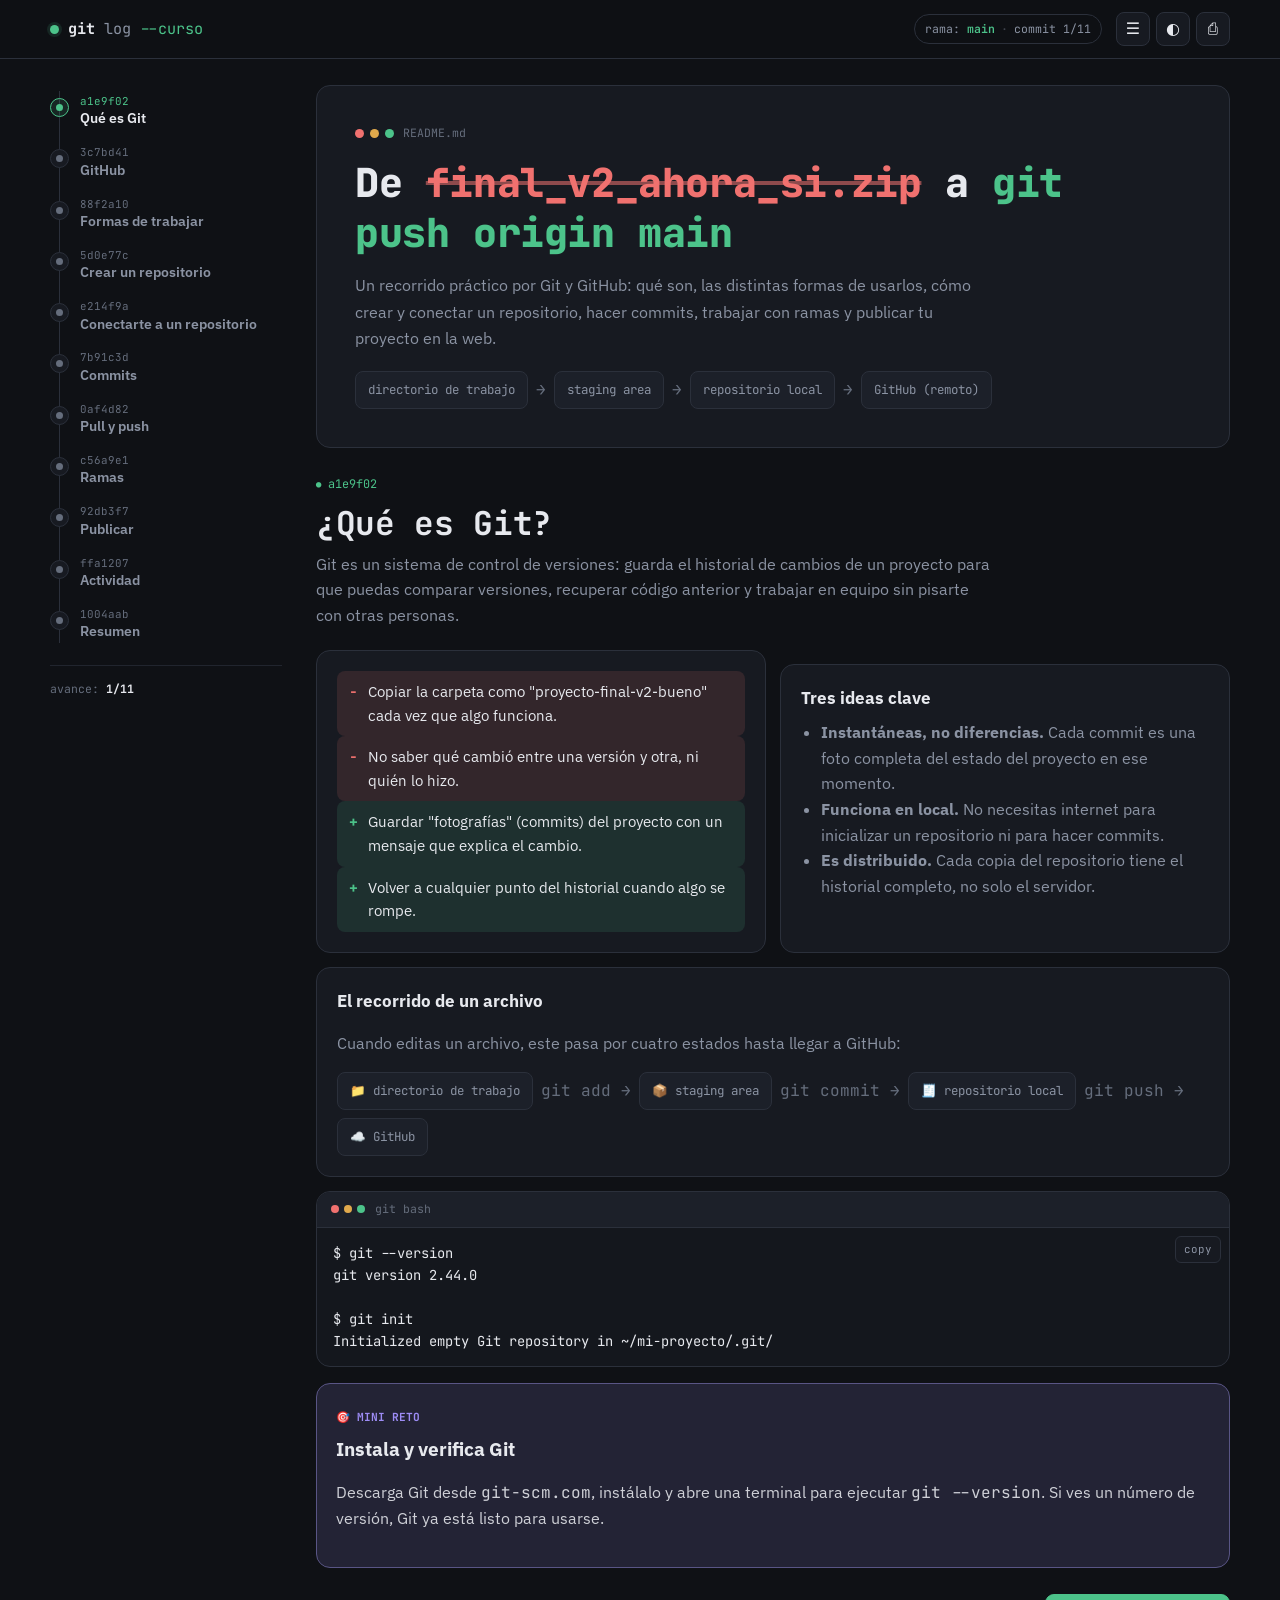
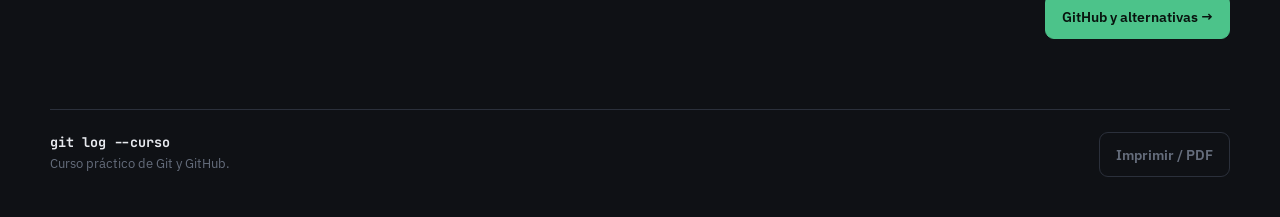
<file: pru.html>
<!DOCTYPE html>
<html lang="es">
<head>
<meta charset="UTF-8">
<meta name="viewport" content="width=device-width, initial-scale=1, viewport-fit=cover">
<meta name="description" content="Curso práctico de Git y GitHub: qué son, cómo crear y conectar repositorios, commits, ramas y cómo publicar tu proyecto.">
<title>git log --curso</title>
<link rel="preconnect" href="https://fonts.googleapis.com">
<link rel="preconnect" href="https://fonts.gstatic.com" crossorigin>
<link href="https://fonts.googleapis.com/css2?family=JetBrains+Mono:wght@400;500;700;800&family=IBM+Plex+Sans:wght@400;500;600;700&display=swap" rel="stylesheet">
<style>
:root{
  box-sizing:border-box;
  padding-top:env(safe-area-inset-top,0px);
  padding-bottom:env(safe-area-inset-bottom,0px);

  --mono: "JetBrains Mono", ui-monospace, SFMono-Regular, Menlo, Consolas, monospace;
  --sans: "IBM Plex Sans", ui-sans-serif, system-ui, -apple-system, "Segoe UI", sans-serif;

  --bg: #0f1115;
  --bg-raised: #14171d;
  --surface: #171a21;
  --surface-2: #1c2029;
  --line: #2b303b;
  --line-soft: #21252e;
  --text: #e7e9ee;
  --muted: #8b93a3;
  --muted-2: #656d7c;

  --green: #4cc38a;
  --green-dim: rgba(76,195,138,.13);
  --red: #f0716f;
  --red-dim: rgba(240,113,111,.13);
  --amber: #e0a94c;
  --amber-dim: rgba(224,169,76,.13);
  --violet: #9d8cf5;
  --violet-dim: rgba(157,140,245,.14);

  --radius: 10px;
  --radius-lg: 14px;
  --max: 1180px;
}

*{box-sizing:border-box;}
html{scroll-behavior:smooth; scroll-padding-top:calc(64px + env(safe-area-inset-top,0px));}

body{
  margin:0;
  background:var(--bg);
  color:var(--text);
  font-family:var(--sans);
  line-height:1.6;
  -webkit-font-smoothing:antialiased;
}

:root[data-theme="light"]{
  --bg:#f6f4ee;
  --bg-raised:#ffffff;
  --surface:#ffffff;
  --surface-2:#fbfaf6;
  --line:#dcd8cb;
  --line-soft:#e7e3d6;
  --text:#1d2026;
  --muted:#6b6459;
  --muted-2:#918a7c;
  --green:#1c8a5c;
  --green-dim:rgba(28,138,92,.10);
  --red:#c1433f;
  --red-dim:rgba(193,67,63,.09);
  --amber:#9a6a12;
  --amber-dim:rgba(154,106,18,.10);
  --violet:#6b4fd6;
  --violet-dim:rgba(107,79,214,.10);
}

a{color:inherit;}
button{font:inherit; color:inherit;}
code, pre, kbd{font-family:var(--mono);}

::selection{ background: var(--green-dim); }

.skip-link{
  position:fixed; left:14px; top:-60px; z-index:1000;
  padding:9px 13px; border-radius:8px;
  background:var(--green); color:#08130e; font-weight:700;
  text-decoration:none; transition:top .2s;
}
.skip-link:focus{ top:calc(14px + env(safe-area-inset-top,0px)); }

/* ---------- topbar ---------- */
.topbar{
  position:sticky; top:0; z-index:90;
  padding-top:env(safe-area-inset-top,0px);
  background:color-mix(in srgb, var(--bg) 92%, transparent);
  backdrop-filter:blur(14px);
  border-bottom:1px solid var(--line);
}
.topbar-inner{
  width:min(var(--max), calc(100% - 32px));
  margin:auto;
  min-height:58px;
  display:flex; align-items:center; gap:14px;
}
.brand{
  display:inline-flex; align-items:center; gap:9px;
  font-family:var(--mono); font-weight:700; font-size:.95rem;
  text-decoration:none; white-space:nowrap;
}
.brand-dot{
  width:9px; height:9px; border-radius:50%;
  background:var(--green);
  box-shadow:0 0 0 3px var(--green-dim);
}
.brand .path{ color:var(--muted); font-weight:400; }
.brand .path em{ color:var(--green); font-style:normal; }

.status-chip{
  display:inline-flex; align-items:center; gap:6px;
  margin-left:auto;
  padding:5px 10px;
  border:1px solid var(--line);
  border-radius:999px;
  font-family:var(--mono); font-size:.72rem;
  color:var(--muted);
  white-space:nowrap;
}
.status-chip b{ color:var(--green); font-weight:600; }
.status-chip .sep{ opacity:.4; }

.topbar-tools{ display:flex; gap:6px; flex:0 0 auto; }
.icon-btn{
  width:34px; height:34px; display:grid; place-items:center;
  border:1px solid var(--line); border-radius:8px;
  background:var(--surface); cursor:pointer;
}
.icon-btn:hover, .icon-btn:focus-visible{ border-color:var(--green); }

/* ---------- layout ---------- */
.shell{
  width:min(var(--max), calc(100% - 32px));
  margin:auto;
  display:grid;
  grid-template-columns:236px minmax(0,1fr);
  gap:30px;
  align-items:start;
  padding:26px 0 70px;
}

/* ---------- rail nav (commit graph) ---------- */
.rail{
  position:sticky;
  top:calc(58px + env(safe-area-inset-top,0px) + 18px);
  max-height:calc(100vh - 58px - env(safe-area-inset-top,0px) - 36px);
  overflow-y:auto;
  padding-right:4px;
}
.rail-title{
  font-family:var(--mono); font-size:.68rem; letter-spacing:.02em;
  color:var(--muted-2); margin:0 0 10px 2px;
}
.rail-list{
  list-style:none; margin:0; padding:0;
  position:relative;
}
.rail-list::before{
  content:"";
  position:absolute; left:9px; top:6px; bottom:6px;
  width:1px; background:var(--line);
}
.rail-item{ position:relative; }
.rail-btn{
  position:relative;
  display:flex; align-items:flex-start; gap:11px;
  width:100%; text-align:left;
  padding:8px 8px 8px 0;
  background:transparent; border:0; cursor:pointer;
  border-radius:8px;
}
.rail-btn:hover .rail-label, .rail-btn:focus-visible .rail-label{ color:var(--text); }
.rail-dot{
  flex:0 0 auto; margin-top:5px;
  width:19px; height:19px; border-radius:50%;
  display:grid; place-items:center;
  background:var(--surface); border:1px solid var(--line);
  z-index:1;
}
.rail-dot::after{
  content:""; width:7px; height:7px; border-radius:50%;
  background:var(--muted-2);
}
.rail-btn.active .rail-dot{ border-color:var(--green); background:var(--green-dim); }
.rail-btn.active .rail-dot::after{ background:var(--green); }
.rail-text{ min-width:0; }
.rail-hash{
  display:block; font-family:var(--mono); font-size:.68rem; color:var(--muted-2);
}
.rail-btn.active .rail-hash{ color:var(--green); }
.rail-label{
  display:block; font-size:.86rem; font-weight:600; color:var(--muted);
  line-height:1.3;
}
.rail-btn.active .rail-label{ color:var(--text); }

.rail-progress{
  margin-top:16px; padding-top:14px; border-top:1px solid var(--line-soft);
  font-family:var(--mono); font-size:.72rem; color:var(--muted-2);
}
.rail-progress b{ color:var(--text); }

/* ---------- hero ---------- */
.hero{
  border:1px solid var(--line);
  border-radius:var(--radius-lg);
  background:var(--surface);
  padding:clamp(22px,4vw,38px);
  margin-bottom:22px;
}
.hero-top{ display:flex; align-items:center; gap:9px; margin-bottom:16px; }
.hero-top .dots{ display:flex; gap:6px; }
.hero-top .dots i{ width:9px; height:9px; border-radius:50%; display:block; }
.hero-top .dots i:nth-child(1){ background:var(--red); }
.hero-top .dots i:nth-child(2){ background:var(--amber); }
.hero-top .dots i:nth-child(3){ background:var(--green); }
.hero-top span{ font-family:var(--mono); font-size:.72rem; color:var(--muted-2); }

.hero h1{
  margin:0 0 14px; font-family:var(--mono); font-weight:800;
  font-size:clamp(1.7rem, 3.6vw, 2.5rem);
  line-height:1.25; letter-spacing:-.01em;
  max-width:760px;
}
.hero h1 .add{ color:var(--green); }
.hero h1 .del{ color:var(--red); text-decoration:line-through; text-decoration-color:color-mix(in srgb, var(--red) 55%, transparent); }

.hero p{
  max-width:640px; margin:0 0 20px; color:var(--muted); font-size:1.02rem;
}

.hero-flow{
  display:flex; flex-wrap:wrap; gap:8px; align-items:center;
}
.flow-stage{
  padding:8px 12px; border:1px solid var(--line); border-radius:8px;
  background:var(--surface-2); font-family:var(--mono); font-size:.78rem;
  color:var(--muted);
}
.flow-arrow{ color:var(--muted-2); font-family:var(--mono); }

/* ---------- sections ---------- */
.section{ display:none; }
.section.active{ display:block; animation:fadeUp .25s ease; }
@keyframes fadeUp{ from{ opacity:0; transform:translateY(6px);} to{ opacity:1; transform:none; } }

.section-head{ margin:4px 0 22px; }
.hash-tag{
  display:inline-flex; align-items:center; gap:7px;
  font-family:var(--mono); font-size:.74rem; color:var(--green);
  margin-bottom:10px;
}
.hash-tag::before{ content:"●"; font-size:.55rem; }
.section-head h2{
  margin:0 0 8px; font-family:var(--mono); font-weight:700;
  font-size:clamp(1.5rem, 3vw, 2.05rem); letter-spacing:-.01em; line-height:1.2;
}
.section-head p{ margin:0; max-width:680px; color:var(--muted); }

/* ---------- panels / grids ---------- */
.panel{
  border:1px solid var(--line); border-radius:var(--radius-lg);
  background:var(--surface); padding:20px;
}
.panel h3{ margin:0 0 8px; font-size:1.05rem; }
.panel p, .panel li{ color:var(--muted); }
.panel ul, .panel ol{ margin:8px 0 0; padding-left:20px; }
.panel + .panel{ margin-top:14px; }

.row2{ display:grid; grid-template-columns:repeat(2, minmax(0,1fr)); gap:14px; }
.row3{ display:grid; grid-template-columns:repeat(3, minmax(0,1fr)); gap:14px; }
.stack{ display:grid; gap:14px; }

/* diff-style comparison */
.diffline{
  display:flex; gap:10px; padding:9px 12px; border-radius:8px; font-size:.92rem;
  align-items:flex-start;
}
.diffline.add{ background:var(--green-dim); }
.diffline.del{ background:var(--red-dim); }
.diffline .marker{ font-family:var(--mono); font-weight:700; flex:0 0 auto; }
.diffline.add .marker{ color:var(--green); }
.diffline.del .marker{ color:var(--red); }

/* ---------- terminal windows ---------- */
.term{
  border:1px solid var(--line); border-radius:var(--radius-lg);
  overflow:hidden; background:var(--bg-raised); margin:14px 0;
}
.term-bar{
  display:flex; align-items:center; gap:8px;
  padding:8px 12px; background:var(--surface-2); border-bottom:1px solid var(--line);
}
.term-bar .dots{ display:flex; gap:5px; }
.term-bar .dots i{ width:8px; height:8px; border-radius:50%; display:block; }
.term-bar .dots i:nth-child(1){ background:var(--red); }
.term-bar .dots i:nth-child(2){ background:var(--amber); }
.term-bar .dots i:nth-child(3){ background:var(--green); }
.term-bar span{ font-family:var(--mono); font-size:.72rem; color:var(--muted-2); margin-left:2px; }
.term pre{ margin:0; padding:14px 16px; }

pre{
  position:relative;
  overflow:auto;
  font-size:.86rem; line-height:1.6;
  color:var(--text); background:transparent;
  tab-size:2;
}
pre code{ color:inherit; }
.panel > pre, .section-head + pre{
  border:1px solid var(--line); border-radius:var(--radius-lg);
  background:var(--bg-raised); padding:14px 16px; margin:12px 0;
}

.copy-btn{
  position:absolute; top:8px; right:8px;
  border:1px solid var(--line); border-radius:6px;
  padding:4px 8px; background:var(--surface);
  color:var(--muted); cursor:pointer; font-size:.68rem; font-family:var(--mono);
}
.copy-btn:hover, .copy-btn:focus-visible{ color:var(--text); border-color:var(--green); }

/* ---------- shell tabs (cmd / powershell / git bash) ---------- */
.shelltabs{ margin:14px 0; }
.shelltabs-nav{ display:flex; gap:4px; flex-wrap:wrap; }
.stab{
  border:1px solid var(--line); border-bottom:0;
  border-radius:8px 8px 0 0;
  padding:7px 12px; background:var(--surface-2);
  color:var(--muted); cursor:pointer; font-family:var(--mono); font-size:.76rem; font-weight:500;
}
.stab.active{ background:var(--bg-raised); color:var(--text); }
.shellpanels{
  border:1px solid var(--line); border-radius:0 var(--radius-lg) var(--radius-lg) var(--radius-lg);
  background:var(--bg-raised); overflow:hidden;
}
.spanel{ display:none; }
.spanel.active{ display:block; }
.spanel pre{ margin:0; padding:14px 16px; }

/* ---------- notes / callouts ---------- */
.note{
  margin:16px 0; padding:13px 15px; border-radius:10px;
  border-left:3px solid var(--green); background:var(--green-dim);
  font-size:.92rem;
}
.note.warn{ border-left-color:var(--amber); background:var(--amber-dim); }
.note.danger{ border-left-color:var(--red); background:var(--red-dim); }
.note strong{ display:block; margin-bottom:2px; }

/* ---------- drills / exercises ---------- */
.drill{
  border:1px solid color-mix(in srgb, var(--violet) 40%, var(--line));
  background:var(--violet-dim);
  border-radius:var(--radius-lg); padding:19px;
  margin-top:16px;
}
.drill-tag{
  display:inline-block; font-family:var(--mono); font-size:.7rem; font-weight:700;
  color:var(--violet); margin-bottom:8px;
}
.drill h3{ margin:0 0 6px; }
.drill p, .drill li{ color:var(--text); opacity:.88; }

/* ---------- steps ---------- */
.step{
  display:grid; grid-template-columns:30px minmax(0,1fr); gap:12px;
  margin:12px 0;
}
.step .n{
  width:26px; height:26px; border-radius:7px; display:grid; place-items:center;
  background:var(--surface-2); border:1px solid var(--line);
  font-family:var(--mono); font-size:.76rem; font-weight:700; color:var(--green);
}
.step b{ display:block; margin-bottom:4px; }

/* ---------- method / cheat cards ---------- */
.method-card{
  border:1px solid var(--line); border-radius:var(--radius-lg);
  background:var(--surface); padding:20px;
}
.method-card .icon{
  width:36px; height:36px; border-radius:8px; display:grid; place-items:center;
  background:var(--surface-2); border:1px solid var(--line);
  font-family:var(--mono); font-weight:700; margin-bottom:12px; color:var(--green);
}
.method-card h3{ margin:0 0 6px; }
.method-card .use-when{
  margin-top:12px; padding-top:12px; border-top:1px solid var(--line-soft);
  font-size:.82rem; color:var(--muted-2);
}
.method-card .use-when b{ color:var(--amber); font-weight:600; }

.cheat-grid{ display:grid; grid-template-columns:repeat(3, minmax(0,1fr)); gap:10px; }
.cheat-item{
  border:1px solid var(--line); border-radius:9px; padding:12px 13px; background:var(--surface);
}
.cheat-item code{ display:block; color:var(--green); font-size:.84rem; margin-bottom:5px; }
.cheat-item span{ font-size:.8rem; color:var(--muted); }

/* ---------- glossary ---------- */
.glossary{ display:grid; gap:0; }
.glossary dt{
  font-family:var(--mono); font-weight:700; color:var(--text);
  padding-top:12px;
}
.glossary dd{
  margin:3px 0 12px; color:var(--muted); padding-bottom:12px;
  border-bottom:1px solid var(--line-soft);
}
.glossary dd:last-of-type{ border-bottom:0; }

/* ---------- branch graph svg ---------- */
.branch-graph{
  border:1px solid var(--line); border-radius:var(--radius-lg);
  background:var(--bg-raised); padding:18px; margin:16px 0;
}
.branch-graph svg{ width:100%; height:auto; display:block; }
.branch-legend{ display:flex; gap:18px; margin-top:12px; flex-wrap:wrap; }
.branch-legend span{
  display:inline-flex; align-items:center; gap:6px; font-size:.8rem; color:var(--muted);
}
.branch-legend i{ width:9px; height:9px; border-radius:50%; display:block; }

/* ---------- checklist ---------- */
.checklist{ display:grid; gap:2px; }
.checklist label{
  display:flex; align-items:flex-start; gap:10px;
  padding:11px 4px; cursor:pointer; border-bottom:1px solid var(--line-soft);
}
.checklist label:last-child{ border-bottom:0; }
.checklist input{ margin-top:3px; accent-color:var(--green); }
.checklist span{ color:var(--text); }
.checklist small{ display:block; color:var(--muted-2); margin-top:2px; }

/* ---------- comparison table ---------- */
.compare{ width:100%; border-collapse:collapse; font-size:.9rem; }
.compare th, .compare td{
  text-align:left; padding:10px 12px; border-bottom:1px solid var(--line-soft);
}
.compare th{ color:var(--muted-2); font-family:var(--mono); font-weight:600; font-size:.78rem; }
.compare td:first-child, .compare th:first-child{ color:var(--text); font-weight:600; }
.compare-wrap{ overflow-x:auto; border:1px solid var(--line); border-radius:var(--radius-lg); background:var(--surface); padding:6px 14px; }

/* ---------- nextbar ---------- */
.nextbar{ display:flex; justify-content:space-between; gap:10px; margin-top:26px; }
.btn{
  border:1px solid var(--line); border-radius:9px; padding:10px 16px;
  background:var(--surface); cursor:pointer; font-weight:600; font-size:.9rem;
}
.btn:hover, .btn:focus-visible{ border-color:var(--green); }
.btn.primary{ background:var(--green); border-color:var(--green); color:#08130e; }
.btn.primary:hover{ background:color-mix(in srgb, var(--green) 88%, black); }
.btn.ghost{ background:transparent; }

/* ---------- toast ---------- */
.toast{
  position:fixed; left:50%; bottom:calc(22px + env(safe-area-inset-bottom,0px));
  transform:translate(-50%, 16px);
  z-index:200; padding:9px 15px; border:1px solid var(--line); border-radius:999px;
  background:var(--surface); font-family:var(--mono); font-size:.78rem;
  opacity:0; pointer-events:none; transition:.2s ease;
}
.toast.show{ opacity:1; transform:translate(-50%,0); }

/* ---------- footer ---------- */
.site-footer{
  width:min(var(--max), calc(100% - 32px));
  margin:auto; padding:22px 0 calc(40px + env(safe-area-inset-bottom,0px));
  border-top:1px solid var(--line);
  display:flex; justify-content:space-between; gap:16px; flex-wrap:wrap;
  color:var(--muted-2); font-size:.84rem;
}
.site-footer strong{ color:var(--text); display:block; font-family:var(--mono); }

/* ---------- mobile menu toggle (rail becomes drawer) ---------- */
.mnav-toggle{ display:none; }

@media (max-width: 900px){
  .shell{ grid-template-columns:1fr; }
  .rail{
    position:static; max-height:none; overflow:visible;
    border:1px solid var(--line); border-radius:var(--radius-lg);
    background:var(--surface); padding:6px 14px; margin-bottom:18px;
    display:none;
  }
  .rail.open{ display:block; padding-top:14px; }
  .mnav-toggle{
    display:flex; align-items:center; gap:8px; width:100%;
    justify-content:space-between;
  }
  .row2, .row3, .cheat-grid{ grid-template-columns:1fr; }
  .hero-flow{ gap:6px; }
}

@media (max-width: 560px){
  .topbar-inner, .shell, .site-footer{ width:min(100% - 22px, var(--max)); }
  .status-chip .sep + span{ display:none; }
  .status-chip{ display:none; }
  .hero{ padding:18px; }
  .nextbar{ flex-direction:column; }
  .nextbar .btn{ width:100%; }
}

@media print{
  .topbar, .rail, .nextbar, .site-footer, .copy-btn{ display:none !important; }
  body{ background:#fff; color:#111; }
  .shell{ grid-template-columns:1fr; }
  .section{ display:block !important; break-before:page; }
  .section:first-of-type{ break-before:auto; }
  .hero, .panel, .term{ box-shadow:none; }
}

@media (prefers-reduced-motion: reduce){
  html{ scroll-behavior:auto; }
  *, *::before, *::after{ animation-duration:.01ms !important; transition-duration:.01ms !important; }
}
</style>
</head>
<body>
<a class="skip-link" href="#contenido">Saltar al contenido</a>

<header class="topbar">
  <div class="topbar-inner">
    <a class="brand" href="#" aria-label="Inicio del curso">
      <span class="brand-dot"></span>
      <span>git<span class="path"> log <em>--curso</em></span></span>
    </a>
    <span class="status-chip">
      <span>rama: <b>main</b></span>
      <span class="sep">·</span>
      <span id="statusPos">commit 1/11</span>
    </span>
    <div class="topbar-tools">
      <button class="icon-btn" id="menuButton" type="button" aria-label="Abrir índice" aria-expanded="false">☰</button>
      <button class="icon-btn" id="themeButton" type="button" aria-label="Cambiar tema">◐</button>
      <button class="icon-btn" id="printButton" type="button" aria-label="Imprimir">⎙</button>
    </div>
  </div>
</header>

<div class="shell">
  <nav class="rail" id="rail" aria-label="Índice del curso">
    <p class="rail-title mnav-toggle">ÍNDICE<span></span></p>
    <ul class="rail-list" id="railList"></ul>
    <div class="rail-progress">avance: <b id="progressLabel">1/11</b></div>
  </nav>

  <main id="contenido">
    <section class="hero" aria-label="Presentación del curso">
      <div class="hero-top">
        <span class="dots"><i></i><i></i><i></i></span>
        <span>README.md</span>
      </div>
      <h1>De <span class="del">final_v2_ahora_si.zip</span> a <span class="add">git push origin main</span></h1>
      <p>Un recorrido práctico por Git y GitHub: qué son, las distintas formas de usarlos, cómo crear y conectar un repositorio, hacer commits, trabajar con ramas y publicar tu proyecto en la web.</p>
      <div class="hero-flow" aria-hidden="true">
        <span class="flow-stage">directorio de trabajo</span>
        <span class="flow-arrow">→</span>
        <span class="flow-stage">staging area</span>
        <span class="flow-arrow">→</span>
        <span class="flow-stage">repositorio local</span>
        <span class="flow-arrow">→</span>
        <span class="flow-stage">GitHub (remoto)</span>
      </div>
    </section>

    <div id="sections">

<section class="section" data-title="Qué es Git" data-hash="a1e9f02">
  <div class="section-head">
    <span class="hash-tag">a1e9f02</span>
    <h2>¿Qué es Git?</h2>
    <p>Git es un sistema de control de versiones: guarda el historial de cambios de un proyecto para que puedas comparar versiones, recuperar código anterior y trabajar en equipo sin pisarte con otras personas.</p>
  </div>

  <div class="row2">
    <div class="panel">
      <div class="diffline del"><span class="marker">−</span><span>Copiar la carpeta como "proyecto-final-v2-bueno" cada vez que algo funciona.</span></div>
      <div class="diffline del"><span class="marker">−</span><span>No saber qué cambió entre una versión y otra, ni quién lo hizo.</span></div>
      <div class="diffline add"><span class="marker">+</span><span>Guardar "fotografías" (commits) del proyecto con un mensaje que explica el cambio.</span></div>
      <div class="diffline add"><span class="marker">+</span><span>Volver a cualquier punto del historial cuando algo se rompe.</span></div>
    </div>
    <div class="panel">
      <h3>Tres ideas clave</h3>
      <ul>
        <li><b>Instantáneas, no diferencias.</b> Cada commit es una foto completa del estado del proyecto en ese momento.</li>
        <li><b>Funciona en local.</b> No necesitas internet para inicializar un repositorio ni para hacer commits.</li>
        <li><b>Es distribuido.</b> Cada copia del repositorio tiene el historial completo, no solo el servidor.</li>
      </ul>
    </div>
  </div>

  <div class="panel" style="margin-top:14px">
    <h3>El recorrido de un archivo</h3>
    <p>Cuando editas un archivo, este pasa por cuatro estados hasta llegar a GitHub:</p>
    <div class="hero-flow">
      <span class="flow-stage">📁 directorio de trabajo</span>
      <span class="flow-arrow">git add →</span>
      <span class="flow-stage">📦 staging area</span>
      <span class="flow-arrow">git commit →</span>
      <span class="flow-stage">🧾 repositorio local</span>
      <span class="flow-arrow">git push →</span>
      <span class="flow-stage">☁️ GitHub</span>
    </div>
  </div>

  <div class="term">
    <div class="term-bar"><span class="dots"><i></i><i></i><i></i></span><span>git bash</span></div>
    <pre><code>$ git --version
git version 2.44.0

$ git init
Initialized empty Git repository in ~/mi-proyecto/.git/</code></pre>
  </div>

  <div class="drill">
    <span class="drill-tag">🎯 MINI RETO</span>
    <h3>Instala y verifica Git</h3>
    <p>Descarga Git desde <code>git-scm.com</code>, instálalo y abre una terminal para ejecutar <code>git --version</code>. Si ves un número de versión, Git ya está listo para usarse.</p>
  </div>

  <div class="nextbar"><span></span><button class="btn primary" onclick="go(1)">GitHub y alternativas →</button></div>
</section>

<section class="section" data-title="GitHub" data-hash="3c7bd41">
  <div class="section-head">
    <span class="hash-tag">3c7bd41</span>
    <h2>¿Qué es GitHub y qué alternativas existen?</h2>
    <p>Git es la herramienta de control de versiones. GitHub es una plataforma en la nube que aloja repositorios Git y añade colaboración, revisión de código y automatización.</p>
  </div>

  <div class="compare-wrap">
    <table class="compare">
      <thead><tr><th></th><th>Git</th><th>GitHub</th></tr></thead>
      <tbody>
        <tr><td>Qué es</td><td>Software de control de versiones</td><td>Servicio de alojamiento de repositorios</td></tr>
        <tr><td>Dónde vive</td><td>En tu computadora</td><td>En la nube</td></tr>
        <tr><td>Necesita internet</td><td>No, para versionar en local</td><td>Sí, para sincronizar y colaborar</td></tr>
        <tr><td>Qué añade</td><td>Commits, ramas, historial</td><td>Pull requests, issues, Actions, Pages</td></tr>
      </tbody>
    </table>
  </div>

  <div class="panel" style="margin-top:14px">
    <h3>Alternativas a GitHub</h3>
    <p>Todas usan Git por debajo; cambia la plataforma que aloja el repositorio y sus herramientas extra.</p>
    <div class="row3" style="margin-top:12px">
      <div class="method-card"><div class="icon">GL</div><h3>GitLab</h3><p>Fuerte en CI/CD integrado y opción de autoalojarlo en tu propio servidor.</p></div>
      <div class="method-card"><div class="icon">BB</div><h3>Bitbucket</h3><p>Se integra de forma directa con Jira y el resto de herramientas de Atlassian.</p></div>
      <div class="method-card"><div class="icon">CB</div><h3>Codeberg</h3><p>Plataforma sin fines de lucro, basada en software libre, alternativa comunitaria.</p></div>
    </div>
  </div>

  <div class="drill">
    <span class="drill-tag">🧭 EJERCICIO</span>
    <h3>Crea tu cuenta</h3>
    <p>Crea una cuenta en <code>github.com</code> si aún no tienes una. Explora el perfil de una persona o proyecto conocido y ubica sus repositorios, issues y pull requests.</p>
  </div>

  <div class="nextbar"><button class="btn" onclick="go(0)">← Qué es Git</button><button class="btn primary" onclick="go(2)">Formas de trabajar →</button></div>
</section>

<section class="section" data-title="Formas de trabajar" data-hash="88f2a10">
  <div class="section-head">
    <span class="hash-tag">88f2a10</span>
    <h2>Tres formas de trabajar con GitHub</h2>
    <p>El mismo repositorio se puede manejar desde el navegador, con una aplicación con interfaz gráfica, o escribiendo comandos en consola. No son excluyentes: muchas personas combinan las tres.</p>
  </div>

  <div class="row3">
    <div class="method-card">
      <div class="icon">🌐</div>
      <h3>GitHub online</h3>
      <p>Desde github.com puedes crear repositorios, editar archivos, revisar pull requests, abrir issues y configurar la publicación del sitio, sin instalar nada.</p>
      <div class="use-when"><b>Úsalo cuando:</b> haces cambios rápidos, revisas código o administras la configuración del proyecto.</div>
    </div>
    <div class="method-card">
      <div class="icon">🖥️</div>
      <h3>GitHub Desktop</h3>
      <p>Aplicación gráfica: muestra los cambios, permite hacer commit y push con clics, sin memorizar comandos.</p>
      <div class="use-when"><b>Úsalo cuando:</b> prefieres ver los cambios visualmente o estás empezando con Git.</div>
    </div>
    <div class="method-card">
      <div class="icon">&gt;_</div>
      <h3>Consola</h3>
      <p>CMD, PowerShell o Git Bash. Da control total: cada comando de Git existe primero en consola.</p>
      <div class="use-when"><b>Úsalo cuando:</b> necesitas control fino, automatizar tareas o trabajar en un servidor.</div>
    </div>
  </div>

  <div class="note">
    <strong>No hay una forma "correcta"</strong>
    Los tres métodos terminan haciendo lo mismo: mover cambios del directorio de trabajo hasta GitHub. Este curso usa la consola porque entender los comandos te ayuda a entender qué hacen los botones de las otras dos.
  </div>

  <div class="drill">
    <span class="drill-tag">🔍 EJERCICIO</span>
    <h3>Compara sin memorizar</h3>
    <p>Abre github.com y localiza dónde crearías un repositorio nuevo. Después, si tienes acceso, instala GitHub Desktop y ubica el botón equivalente. En una frase, anota qué acción representan ambos.</p>
  </div>

  <div class="nextbar"><button class="btn" onclick="go(1)">← GitHub y alternativas</button><button class="btn primary" onclick="go(3)">Crear un repositorio →</button></div>
</section>

<section class="section" data-title="Crear un repositorio" data-hash="5d0e77c">
  <div class="section-head">
    <span class="hash-tag">5d0e77c</span>
    <h2>Crear un repositorio: CMD, PowerShell y Git Bash</h2>
    <p>Crear un repositorio local tiene dos partes: preparar la carpeta y sus archivos (esto sí cambia un poco entre consolas) y ejecutar <code>git init</code> (esto no cambia nunca).</p>
  </div>

  <div class="step"><div class="n">1</div><div><b>Crea la carpeta del proyecto y entra en ella</b></div></div>
  <div class="step"><div class="n">2</div><div><b>Crea un archivo inicial</b><span style="color:var(--muted-2); font-size:.85rem"> — aquí es donde cambia el comando según la consola</span></div></div>
  <div class="step"><div class="n">3</div><div><b>Inicializa Git</b></div></div>

  <div class="shelltabs" data-group="crear">
    <div class="shelltabs-nav">
      <button class="stab active" data-target="crear-cmd">CMD</button>
      <button class="stab" data-target="crear-ps">PowerShell</button>
      <button class="stab" data-target="crear-gb">Git Bash</button>
    </div>
    <div class="shellpanels">
      <div class="spanel active" id="crear-cmd"><pre><code>mkdir mi-proyecto
cd mi-proyecto
type nul > index.html
git init</code></pre></div>
      <div class="spanel" id="crear-ps"><pre><code>mkdir mi-proyecto
cd mi-proyecto
New-Item index.html
git init</code></pre></div>
      <div class="spanel" id="crear-gb"><pre><code>mkdir mi-proyecto
cd mi-proyecto
touch index.html
git init</code></pre></div>
    </div>
  </div>

  <div class="panel">
    <h3>Crear el repositorio en GitHub (para conectarlo después)</h3>
    <ol>
      <li>Entra a github.com y haz clic en <b>New repository</b>.</li>
      <li>Escribe un nombre, por ejemplo <code>mi-proyecto</code>.</li>
      <li>Si ya tienes el proyecto en tu computadora, no marques "Add a README" para evitar historiales que no coinciden.</li>
      <li>Haz clic en <b>Create repository</b> y copia la URL que aparece (termina en <code>.git</code>).</li>
    </ol>
  </div>

  <div class="note warn">
    <strong>CMD, PowerShell y Git Bash no son Git</strong>
    Son consolas: programas para escribir comandos. Git es el mismo programa en las tres; solo cambian comandos propios de cada shell, como crear archivos o carpetas.
  </div>

  <div class="drill">
    <span class="drill-tag">🧪 EJERCICIO</span>
    <h3>Repite el flujo en tu consola</h3>
    <p>Crea <code>mi-primer-repositorio</code> con un <code>index.html</code> que muestre tu nombre y tres tecnologías que quieres aprender. Ejecuta <code>git init</code> y confirma con <code>git status</code> que Git ya está siguiendo la carpeta.</p>
  </div>

  <div class="nextbar"><button class="btn" onclick="go(2)">← Formas de trabajar</button><button class="btn primary" onclick="go(4)">Conectarte a un repositorio →</button></div>
</section>

<section class="section" data-title="Conectarte a un repositorio" data-hash="e214f9a">
  <div class="section-head">
    <span class="hash-tag">e214f9a</span>
    <h2>Conectarte a un repositorio remoto</h2>
    <p>Conectar tu carpeta local con GitHub se hace con comandos de Git, así que son idénticos en CMD, PowerShell y Git Bash.</p>
  </div>

  <div class="row2">
    <div class="panel">
      <h3>Ya tienes un proyecto local</h3>
      <p>Vincula tu carpeta existente a un repositorio vacío en GitHub:</p>
      <div class="term">
        <div class="term-bar"><span class="dots"><i></i><i></i><i></i></span><span>cualquier consola</span></div>
        <pre><code>git branch -M main
git remote add origin https://github.com/usuario/mi-proyecto.git
git push -u origin main</code></pre>
      </div>
    </div>
    <div class="panel">
      <h3>Quieres bajar un proyecto que ya existe</h3>
      <p>Clona el repositorio: crea una copia local completa con todo el historial.</p>
      <div class="term">
        <div class="term-bar"><span class="dots"><i></i><i></i><i></i></span><span>cualquier consola</span></div>
        <pre><code>git clone https://github.com/usuario/mi-proyecto.git
cd mi-proyecto</code></pre>
      </div>
    </div>
  </div>

  <div class="panel">
    <h3>Verifica la conexión</h3>
    <div class="term">
      <div class="term-bar"><span class="dots"><i></i><i></i><i></i></span><span>cualquier consola</span></div>
      <pre><code>$ git remote -v
origin  https://github.com/usuario/mi-proyecto.git (fetch)
origin  https://github.com/usuario/mi-proyecto.git (push)</code></pre>
    </div>
    <p><code>origin</code> es solo un apodo: el nombre por defecto que Git le da a tu repositorio remoto.</p>
  </div>

  <div class="note warn">
    <strong>Nunca subas contraseñas ni claves</strong>
    Crea un archivo <code>.gitignore</code> desde el primer commit para excluir carpetas como <code>node_modules/</code> o archivos como <code>.env</code>.
  </div>

  <div class="drill">
    <span class="drill-tag">🚀 RETO</span>
    <h3>Sube tu primer repositorio</h3>
    <p>Conecta la carpeta del ejercicio anterior a un repositorio vacío en GitHub, sube la rama <code>main</code> y confirma en el navegador que los archivos aparecen ahí.</p>
  </div>

  <div class="nextbar"><button class="btn" onclick="go(3)">← Crear un repositorio</button><button class="btn primary" onclick="go(5)">Hacer un commit →</button></div>
</section>

<section class="section" data-title="Commits" data-hash="7b91c3d">
  <div class="section-head">
    <span class="hash-tag">7b91c3d</span>
    <h2>Cómo hacer un commit</h2>
    <p>Un commit es una fotografía identificable del proyecto en un momento dado, acompañada de un mensaje que explica qué cambió.</p>
  </div>

  <div class="step"><div class="n">1</div><div><b>Revisa qué cambió</b><div class="term"><div class="term-bar"><span class="dots"><i></i><i></i><i></i></span><span>git status</span></div><pre><code>$ git status
On branch main
Changes not staged for commit:
  modified:   index.html</code></pre></div></div></div>

  <div class="step"><div class="n">2</div><div><b>Prepara los cambios (staging)</b><div class="term"><div class="term-bar"><span class="dots"><i></i><i></i><i></i></span><span>git add</span></div><pre><code>git add index.html
# o, para agregar todo lo modificado:
git add .</code></pre></div></div></div>

  <div class="step"><div class="n">3</div><div><b>Crea el commit</b><div class="term"><div class="term-bar"><span class="dots"><i></i><i></i><i></i></span><span>git commit</span></div><pre><code>git commit -m "feat: agrega sección de bienvenida"</code></pre></div></div></div>

  <div class="step"><div class="n">4</div><div><b>Revisa el historial</b><div class="term"><div class="term-bar"><span class="dots"><i></i><i></i><i></i></span><span>git log</span></div><pre><code>$ git log --oneline
7b91c3d feat: agrega sección de bienvenida
a1e9f02 init: estructura inicial del proyecto</code></pre></div></div></div>

  <div class="row2">
    <div class="panel"><h3><code>git add</code></h3><p>Mueve cambios del directorio de trabajo al staging area. Todavía no crea el commit; solo lo prepara.</p></div>
    <div class="panel"><h3><code>git commit</code></h3><p>Guarda en el historial local todo lo que está en staging, junto con un mensaje que explica el cambio.</p></div>
  </div>

  <div class="note">
    <strong>Buenos mensajes de commit</strong>
    Usa un verbo claro y en presente: <code>feat:</code> para algo nuevo, <code>fix:</code> para una corrección, <code>docs:</code> para documentación. "cambios" o "asdf" no cuentan la historia del proyecto.
  </div>

  <div class="drill">
    <span class="drill-tag">🧪 EJERCICIO</span>
    <h3>Encadena dos commits</h3>
    <p>Modifica el título de tu <code>index.html</code>, ejecuta <code>git status</code> y <code>git diff</code> para ver el cambio, luego <code>git add .</code> y crea un segundo commit con un mensaje distinto al primero.</p>
  </div>

  <div class="nextbar"><button class="btn" onclick="go(4)">← Conectarte a un repositorio</button><button class="btn primary" onclick="go(6)">Pull y push →</button></div>
</section>

<section class="section" data-title="Pull y push" data-hash="0af4d82">
  <div class="section-head">
    <span class="hash-tag">0af4d82</span>
    <h2>Pull y push: subir y bajar cambios</h2>
    <p><code>git push</code> envía tus commits locales a GitHub. <code>git pull</code> trae los commits que existen en GitHub y no tienes en tu copia local. Son comandos de Git, así que se escriben igual en CMD, PowerShell y Git Bash.</p>
  </div>

  <div class="row2">
    <div class="panel">
      <h3>↑ Push</h3>
      <p>Sube tus commits locales al repositorio remoto. La primera vez conviene fijar el destino con <code>-u</code>; después basta con <code>git push</code>.</p>
    </div>
    <div class="panel">
      <h3>↓ Pull</h3>
      <p>Descarga los commits nuevos del remoto y los integra en tu rama local. Internamente combina <code>git fetch</code> (traer información) con <code>git merge</code> (integrarla).</p>
    </div>
  </div>

  <div class="shelltabs" data-group="pushpull">
    <div class="shelltabs-nav">
      <button class="stab active" data-target="pp-cmd">CMD</button>
      <button class="stab" data-target="pp-ps">PowerShell</button>
      <button class="stab" data-target="pp-gb">Git Bash</button>
    </div>
    <div class="shellpanels">
      <div class="spanel active" id="pp-cmd"><pre><code>git push -u origin main
git pull origin main</code></pre></div>
      <div class="spanel" id="pp-ps"><pre><code>git push -u origin main
git pull origin main</code></pre></div>
      <div class="spanel" id="pp-gb"><pre><code>git push -u origin main
git pull origin main</code></pre></div>
    </div>
  </div>

  <div class="note">
    <strong>Los tres paneles son idénticos, y eso es lo importante</strong>
    Push y pull son comandos de Git, no de la consola. La consola solo cambia cuando creas carpetas o archivos; una vez que escribes <code>git</code>, el comando es el mismo en cualquier sistema.
  </div>

  <div class="note warn">
    <strong>Si el push es rechazado</strong>
    GitHub tiene commits que tú no tienes en local. Ejecuta <code>git pull</code> primero, resuelve cualquier conflicto y vuelve a intentar <code>git push</code>.
  </div>

  <div class="drill">
    <span class="drill-tag">🤝 EJERCICIO EN PAREJAS</span>
    <h3>Simula trabajo en equipo</h3>
    <p>Con un compañero conectado al mismo repositorio: una persona hace un commit y ejecuta <code>push</code>. La otra ejecuta <code>pull</code> antes de hacer sus propios cambios y confirma que los recibió.</p>
  </div>

  <div class="nextbar"><button class="btn" onclick="go(5)">← Hacer un commit</button><button class="btn primary" onclick="go(7)">Trabajar con ramas →</button></div>
</section>

<section class="section" data-title="Ramas" data-hash="c56a9e1">
  <div class="section-head">
    <span class="hash-tag">c56a9e1</span>
    <h2>Ramas: trabajar sin romper lo que ya funciona</h2>
    <p>Una rama (branch) es una línea de desarrollo independiente. Permite probar cambios sin afectar <code>main</code> hasta que decides integrarlos.</p>
  </div>

  <div class="branch-graph">
    <svg viewBox="0 0 640 190" xmlns="http://www.w3.org/2000/svg" role="img" aria-label="Diagrama de rama main con una rama feature que se crea y luego se fusiona de vuelta">
      <path d="M35,95 H605" stroke="var(--line)" stroke-width="2" fill="none"/>
      <path d="M185,95 C 225,150 265,150 305,150 L 375,150 C 420,150 440,120 470,95" stroke="var(--amber)" stroke-width="2.5" fill="none"/>
      <circle cx="80" cy="95" r="7" fill="var(--green)"/>
      <circle cx="185" cy="95" r="7" fill="var(--green)"/>
      <circle cx="255" cy="150" r="7" fill="var(--amber)"/>
      <circle cx="345" cy="150" r="7" fill="var(--amber)"/>
      <circle cx="470" cy="95" r="8" fill="var(--violet)"/>
      <circle cx="560" cy="95" r="7" fill="var(--green)"/>
      <text x="35" y="75" font-family="var(--mono)" font-size="12" fill="var(--muted)">main</text>
      <text x="255" y="175" font-family="var(--mono)" font-size="12" fill="var(--muted)">feature/formulario</text>
      <text x="440" y="80" font-family="var(--mono)" font-size="11" fill="var(--violet)">merge</text>
    </svg>
    <div class="branch-legend">
      <span><i style="background:var(--green)"></i> commits en main</span>
      <span><i style="background:var(--amber)"></i> commits en la rama</span>
      <span><i style="background:var(--violet)"></i> commit de fusión (merge)</span>
    </div>
  </div>

  <div class="term">
    <div class="term-bar"><span class="dots"><i></i><i></i><i></i></span><span>git bash</span></div>
    <pre><code># ver las ramas existentes
git branch

# crear una rama nueva
git branch feature/formulario

# cambiarte a esa rama
git checkout feature/formulario

# crear y cambiar en un solo paso (forma moderna)
git switch -c feature/formulario

# ... trabajas, agregas y haces commits en esta rama ...

# volver a main e integrar los cambios
git checkout main
git merge feature/formulario

# borrar la rama una vez fusionada
git branch -d feature/formulario</code></pre>
  </div>

  <div class="note warn">
    <strong>Si hay un conflicto de fusión</strong>
    Git marca el archivo con <code>&lt;&lt;&lt;&lt;&lt;&lt;&lt;</code>, <code>=======</code> y <code>&gt;&gt;&gt;&gt;&gt;&gt;&gt;</code> cuando dos ramas cambiaron la misma línea. Edita el archivo para dejar el contenido correcto, elimina los marcadores y crea el commit con <code>git add .</code> y <code>git commit</code>.
  </div>

  <div class="drill">
    <span class="drill-tag">🧪 EJERCICIO</span>
    <h3>Crea, modifica y fusiona</h3>
    <p>Crea una rama <code>feature/estilos</code>, cambia los colores de tu <code>index.html</code>, haz commit y vuelve a <code>main</code> para fusionar la rama con <code>git merge</code>.</p>
  </div>

  <div class="nextbar"><button class="btn" onclick="go(6)">← Pull y push</button><button class="btn primary" onclick="go(8)">Publicar tu proyecto →</button></div>
</section>

<section class="section" data-title="Publicar" data-hash="92db3f7">
  <div class="section-head">
    <span class="hash-tag">92db3f7</span>
    <h2>GitHub Pages, Vercel y otras formas de publicar</h2>
    <p>Un repositorio con tu sitio no está publicado hasta que alguna plataforma sirve esos archivos como página web. Estas son las más comunes para proyectos con HTML, CSS y JavaScript.</p>
  </div>

  <div class="row2">
    <div class="method-card">
      <div class="icon">📄</div>
      <h3>GitHub Pages</h3>
      <p>Publica sitios estáticos directamente desde un repositorio de GitHub, sin salir de la plataforma.</p>
      <ol>
        <li>Sube tu proyecto con un <code>index.html</code> en la raíz.</li>
        <li>Entra a <b>Settings → Pages</b> del repositorio.</li>
        <li>Elige la rama (normalmente <code>main</code>) y la carpeta de origen.</li>
        <li>GitHub entrega una URL del tipo <code>usuario.github.io/repositorio</code>.</li>
      </ol>
    </div>
    <div class="method-card">
      <div class="icon">▲</div>
      <h3>Vercel</h3>
      <p>Plataforma de despliegue enfocada en frontend, con integración directa a GitHub y una URL por cada rama o pull request.</p>
      <ol>
        <li>Crea una cuenta en vercel.com con tu cuenta de GitHub.</li>
        <li>Haz clic en <b>Add New → Project</b> e importa tu repositorio.</li>
        <li>Confirma la configuración de build y haz clic en <b>Deploy</b>.</li>
        <li>Cada <code>git push</code> genera un nuevo despliegue automáticamente.</li>
      </ol>
    </div>
  </div>

  <div class="compare-wrap" style="margin-top:14px">
    <table class="compare">
      <thead><tr><th>Plataforma</th><th>Ideal para</th><th>Dominio propio</th></tr></thead>
      <tbody>
        <tr><td>GitHub Pages</td><td>Sitios estáticos simples, portafolios, documentación</td><td>Sí</td></tr>
        <tr><td>Vercel</td><td>Proyectos con frameworks (React, Next.js, Vite)</td><td>Sí</td></tr>
        <tr><td>Netlify</td><td>Sitios estáticos y formularios sin backend</td><td>Sí</td></tr>
        <tr><td>Cloudflare Pages</td><td>Rendimiento global y funciones edge</td><td>Sí</td></tr>
      </tbody>
    </table>
  </div>

  <div class="drill">
    <span class="drill-tag">🚀 PROYECTO</span>
    <h3>Publica tu sitio de dos formas</h3>
    <p>Activa GitHub Pages para tu repositorio y, por separado, impórtalo en Vercel. Compara las dos URLs y haz un cambio con <code>git push</code> para ver cuál se actualiza primero.</p>
  </div>

  <div class="nextbar"><button class="btn" onclick="go(7)">← Trabajar con ramas</button><button class="btn primary" onclick="go(9)">Actividad integradora →</button></div>
</section>

<section class="section" data-title="Actividad" data-hash="ffa1207">
  <div class="section-head">
    <span class="hash-tag">ffa1207</span>
    <h2>Actividad integradora</h2>
    <p>Recorre todo el flujo, de principio a fin, sin saltarte pasos. Marca cada punto conforme lo completes.</p>
  </div>

  <div class="panel">
    <div class="checklist">
      <label><input type="checkbox"><span>Crea la carpeta del proyecto y un archivo inicial desde tu consola preferida (CMD, PowerShell o Git Bash).<small>mkdir, cd, y touch / New-Item / type nul</small></span></label>
      <label><input type="checkbox"><span>Inicializa el repositorio local.<small>git init</small></span></label>
      <label><input type="checkbox"><span>Crea un repositorio vacío en GitHub y conéctalo.<small>git remote add origin URL</small></span></label>
      <label><input type="checkbox"><span>Haz al menos dos commits con mensajes distintos.<small>git add · git commit -m "..."</small></span></label>
      <label><input type="checkbox"><span>Sube tu rama principal a GitHub.<small>git push -u origin main</small></span></label>
      <label><input type="checkbox"><span>Crea una rama nueva, haz un cambio y fusiónala de regreso a main.<small>git switch -c · git merge</small></span></label>
      <label><input type="checkbox"><span>Publica el proyecto con GitHub Pages o Vercel.<small>Settings → Pages / vercel.com</small></span></label>
      <label><input type="checkbox"><span>Comparte el enlace del repositorio y el enlace publicado.<small>URL del repo + URL en vivo</small></span></label>
    </div>
  </div>

  <div class="panel" style="margin-top:14px">
    <h3>Plantilla de README.md</h3>
    <pre><code># Mi proyecto

Descripción breve de qué hace el proyecto.

## Tecnologías
- HTML
- CSS
- JavaScript

## Instalación
1. Clona el repositorio: git clone URL_DEL_REPOSITORIO
2. Abre index.html en tu navegador

## Autor
Tu nombre aquí</code></pre>
  </div>

  <div class="nextbar"><button class="btn" onclick="go(8)">← Publicar tu proyecto</button><button class="btn primary" onclick="go(10)">Resumen y comandos →</button></div>
</section>

<section class="section" data-title="Resumen" data-hash="1004aab">
  <div class="section-head">
    <span class="hash-tag">1004aab</span>
    <h2>Resumen: comandos y vocabulario</h2>
    <p>Una referencia rápida de todo lo que usaste en este curso.</p>
  </div>

  <div class="cheat-grid">
    <div class="cheat-item"><code>git init</code><span>Inicia un repositorio en la carpeta actual.</span></div>
    <div class="cheat-item"><code>git status</code><span>Muestra qué archivos cambiaron.</span></div>
    <div class="cheat-item"><code>git add .</code><span>Prepara los cambios para el commit.</span></div>
    <div class="cheat-item"><code>git commit -m "..."</code><span>Guarda un punto en el historial.</span></div>
    <div class="cheat-item"><code>git log --oneline</code><span>Muestra el historial de commits.</span></div>
    <div class="cheat-item"><code>git remote add origin URL</code><span>Conecta con un repositorio remoto.</span></div>
    <div class="cheat-item"><code>git clone URL</code><span>Descarga un repositorio existente.</span></div>
    <div class="cheat-item"><code>git push</code><span>Sube commits locales a GitHub.</span></div>
    <div class="cheat-item"><code>git pull</code><span>Trae e integra cambios remotos.</span></div>
    <div class="cheat-item"><code>git branch</code><span>Lista o crea ramas.</span></div>
    <div class="cheat-item"><code>git switch -c nombre</code><span>Crea una rama y cambia a ella.</span></div>
    <div class="cheat-item"><code>git merge nombre</code><span>Fusiona una rama en la actual.</span></div>
  </div>

  <div class="panel" style="margin-top:16px">
    <h3>Glosario</h3>
    <dl class="glossary">
      <dt>Repositorio</dt><dd>Carpeta de proyecto donde Git lleva el registro de cambios.</dd>
      <dt>Commit</dt><dd>Punto guardado en el historial, con un mensaje que explica el cambio.</dd>
      <dt>Staging area</dt><dd>Zona intermedia donde se preparan los cambios antes de confirmarlos.</dd>
      <dt>Remoto</dt><dd>Copia del repositorio alojada en un servicio como GitHub.</dd>
      <dt>Rama (branch)</dt><dd>Línea de desarrollo independiente que parte de un commit.</dd>
      <dt>Merge</dt><dd>Integrar los cambios de una rama en otra.</dd>
      <dt>Conflicto</dt><dd>Situación en la que dos ramas cambiaron la misma línea y Git necesita ayuda para decidir cuál conservar.</dd>
    </dl>
  </div>

  <div class="nextbar"><button class="btn" onclick="go(9)">← Actividad integradora</button><button class="btn primary" onclick="window.print()">⎙ Imprimir / PDF</button></div>
</section>

    </div>
  </main>
</div>

<footer class="site-footer">
  <div><strong>git log --curso</strong>Curso práctico de Git y GitHub.</div>
  <button class="btn ghost" id="printButtonFooter" type="button">Imprimir / PDF</button>
</footer>

<div class="toast" id="toast" role="status" aria-live="polite">Copiado</div>

<script>
(() => {
  "use strict";

  const sections = [...document.querySelectorAll(".section")];
  const railList = document.getElementById("railList");
  const rail = document.getElementById("rail");
  const menuButton = document.getElementById("menuButton");
  const themeButton = document.getElementById("themeButton");
  const printButton = document.getElementById("printButton");
  const printButtonFooter = document.getElementById("printButtonFooter");
  const progressLabel = document.getElementById("progressLabel");
  const statusPos = document.getElementById("statusPos");
  const toast = document.getElementById("toast");

  let current = 0;
  let toastTimer;

  function buildRail() {
    sections.forEach((section, index) => {
      const li = document.createElement("li");
      li.className = "rail-item";

      const btn = document.createElement("button");
      btn.type = "button";
      btn.className = "rail-btn";
      btn.dataset.index = index;

      const dot = document.createElement("span");
      dot.className = "rail-dot";
      dot.setAttribute("aria-hidden", "true");

      const textWrap = document.createElement("span");
      textWrap.className = "rail-text";

      const hash = document.createElement("span");
      hash.className = "rail-hash";
      hash.textContent = section.dataset.hash || "";

      const label = document.createElement("span");
      label.className = "rail-label";
      label.textContent = section.dataset.title || `Sección ${index + 1}`;

      textWrap.append(hash, label);
      btn.append(dot, textWrap);
      btn.addEventListener("click", () => go(index));

      li.appendChild(btn);
      railList.appendChild(li);
    });
  }

  function updateRail() {
    [...railList.querySelectorAll(".rail-btn")].forEach((btn, index) => {
      const active = index === current;
      btn.classList.toggle("active", active);
      btn.setAttribute("aria-current", active ? "page" : "false");
    });
  }

  function go(index, shouldScroll = true) {
    if (!sections.length) return;
    current = Math.max(0, Math.min(sections.length - 1, index));

    sections.forEach((section, i) => {
      const active = i === current;
      section.classList.toggle("active", active);
      section.setAttribute("aria-hidden", active ? "false" : "true");
    });

    progressLabel.textContent = `${current + 1}/${sections.length}`;
    statusPos.textContent = `commit ${current + 1}/${sections.length}`;

    updateRail();

    if (shouldScroll) window.scrollTo({ top: 0, behavior: "smooth" });

    if (window.innerWidth <= 900) {
      rail.classList.remove("open");
      menuButton.setAttribute("aria-expanded", "false");
    }
  }

  function showToast(message = "Copiado") {
    toast.textContent = message;
    toast.classList.add("show");
    clearTimeout(toastTimer);
    toastTimer = setTimeout(() => toast.classList.remove("show"), 1300);
  }

  async function copyCode(pre, button) {
    const clone = pre.cloneNode(true);
    const btn = clone.querySelector(".copy-btn");
    if (btn) btn.remove();
    const text = clone.innerText.trim();

    try {
      await navigator.clipboard.writeText(text);
      button.textContent = "✓";
      showToast();
    } catch {
      const area = document.createElement("textarea");
      area.value = text;
      area.style.position = "fixed";
      area.style.opacity = "0";
      document.body.appendChild(area);
      area.select();
      try {
        document.execCommand("copy");
        button.textContent = "✓";
        showToast();
      } catch {
        showToast("No se pudo copiar");
      } finally {
        area.remove();
      }
    }

    setTimeout(() => { button.textContent = "copy"; }, 1100);
  }

  function addCopyButtons() {
    document.querySelectorAll("pre").forEach(pre => {
      if (pre.querySelector(".copy-btn")) return;
      const button = document.createElement("button");
      button.type = "button";
      button.className = "copy-btn";
      button.textContent = "copy";
      button.setAttribute("aria-label", "Copiar comando");
      button.addEventListener("click", event => {
        event.stopPropagation();
        copyCode(pre, button);
      });
      pre.style.position = "relative";
      pre.appendChild(button);
    });
  }

  function setupShellTabs() {
    document.querySelectorAll(".shelltabs").forEach(container => {
      const buttons = [...container.querySelectorAll(".stab")];
      const panels = [...container.querySelectorAll(".spanel")];

      buttons.forEach((button, index) => {
        button.setAttribute("aria-selected", index === 0 ? "true" : "false");
        button.addEventListener("click", () => {
          buttons.forEach((b, i) => {
            const active = i === index;
            b.classList.toggle("active", active);
            b.setAttribute("aria-selected", active ? "true" : "false");
          });
          panels.forEach((p, i) => p.classList.toggle("active", i === index));
        });
      });
    });
  }

  function setupKeyboardNav() {
    document.addEventListener("keydown", event => {
      const tag = document.activeElement?.tagName;
      if (["INPUT", "TEXTAREA", "SELECT"].includes(tag)) return;

      if (event.key === "ArrowRight" || event.key === "PageDown") { event.preventDefault(); go(current + 1); }
      if (event.key === "ArrowLeft" || event.key === "PageUp") { event.preventDefault(); go(current - 1); }
      if (event.key === "Home") { event.preventDefault(); go(0); }
      if (event.key === "End") { event.preventDefault(); go(sections.length - 1); }
    });
  }

  function setupTheme() {
    let saved = null;
    try { saved = localStorage.getItem("git-curso-theme"); } catch {}
    if (saved === "light") document.documentElement.setAttribute("data-theme", "light");

    themeButton.addEventListener("click", () => {
      const isLight = document.documentElement.getAttribute("data-theme") === "light";
      document.documentElement.setAttribute("data-theme", isLight ? "dark" : "light");
      try { localStorage.setItem("git-curso-theme", isLight ? "dark" : "light"); } catch {}
    });
  }

  function setupMobileMenu() {
    menuButton.addEventListener("click", () => {
      const open = rail.classList.toggle("open");
      menuButton.setAttribute("aria-expanded", String(open));
    });
  }

  window.go = go;

  buildRail();
  addCopyButtons();
  setupShellTabs();
  setupKeyboardNav();
  setupTheme();
  setupMobileMenu();

  printButton?.addEventListener("click", () => window.print());
  printButtonFooter?.addEventListener("click", () => window.print());

  go(0, false);
})();
</script>
</body>
</html>
</file>
<file: css/styles.css>
:root {
  --bg: #08101d;
  --bg-soft: #0d1727;
  --surface: rgba(16, 27, 45, .86);
  --surface-strong: #111d30;
  --surface-code: #07101b;
  --text: #f3f7ff;
  --muted: #9eabc0;
  --primary: #72a7ff;
  --accent: #72e2b2;
  --warning: #ffd166;
  --danger: #ff7b8a;
  --border: #263852;
  --border-soft: rgba(114, 167, 255, .18);
  --shadow: 0 22px 70px rgba(0, 0, 0, .28);
  --radius: 20px;
  --max: 1240px;
  --header-h: 118px;
}

* { box-sizing: border-box; }

html {
  scroll-behavior: smooth;
}

body {
  margin: 0;
  color: var(--text);
  background:
    radial-gradient(circle at 8% 0%, rgba(114,167,255,.17), transparent 34rem),
    radial-gradient(circle at 92% 12%, rgba(114,226,178,.08), transparent 28rem),
    var(--bg);
  font-family: Inter, ui-sans-serif, system-ui, -apple-system, BlinkMacSystemFont, "Segoe UI", sans-serif;
  line-height: 1.6;
}

button, a { font: inherit; }
button { color: inherit; }

a { color: inherit; }

::selection {
  background: rgba(114, 167, 255, .35);
}

.skip-link {
  position: fixed;
  left: 16px;
  top: -60px;
  z-index: 1000;
  padding: 10px 14px;
  border-radius: 10px;
  background: var(--primary);
  color: #07101b;
  font-weight: 800;
  transition: top .2s;
}

.skip-link:focus { top: 16px; }

.app-shell { min-height: 100vh; }

.site-header {
  position: sticky;
  top: 0;
  z-index: 100;
  background: rgba(8, 16, 29, .88);
  backdrop-filter: blur(18px);
  border-bottom: 1px solid var(--border);
}

.header-inner {
  width: min(var(--max), calc(100% - 32px));
  min-height: 66px;
  margin: auto;
  display: flex;
  align-items: center;
  justify-content: space-between;
  gap: 20px;
}

.brand {
  display: inline-flex;
  align-items: center;
  gap: 10px;
  text-decoration: none;
  font-weight: 900;
  letter-spacing: -.03em;
  text-transform: uppercase;
}

.brand em {
  color: var(--accent);
  font-style: normal;
}

.brand-mark {
  display: grid;
  place-items: center;
  width: 34px;
  height: 34px;
  border-radius: 10px;
  background: linear-gradient(135deg, var(--primary), var(--accent));
  color: #07101b;
  font-weight: 1000;
}

.header-tools {
  display: flex;
  gap: 8px;
}

.icon-button {
  width: 38px;
  height: 38px;
  border: 1px solid var(--border);
  border-radius: 10px;
  background: var(--surface-strong);
  cursor: pointer;
}

.icon-button:hover,
.icon-button:focus-visible {
  border-color: var(--primary);
}

.progress-wrap {
  width: min(var(--max), calc(100% - 32px));
  margin: auto;
  padding-bottom: 9px;
}

.progress-info {
  display: flex;
  justify-content: space-between;
  gap: 16px;
  margin-bottom: 6px;
  color: var(--muted);
  font-size: .78rem;
}

.progress-info strong { color: var(--text); }

.progress-track {
  height: 4px;
  overflow: hidden;
  border-radius: 99px;
  background: #07101b;
}

.progress-track span {
  display: block;
  width: 6.66%;
  height: 100%;
  border-radius: inherit;
  background: linear-gradient(90deg, var(--primary), var(--accent));
  transition: width .3s ease;
}

.section-nav {
  border-top: 1px solid rgba(38,56,82,.55);
}

.nav-list {
  width: min(var(--max), calc(100% - 32px));
  margin: auto;
  display: flex;
  gap: 5px;
  overflow-x: auto;
  scrollbar-width: thin;
  padding: 7px 0;
}

.tab {
  flex: 0 0 auto;
  border: 1px solid transparent;
  border-radius: 9px;
  padding: 7px 11px;
  background: transparent;
  color: var(--muted);
  cursor: pointer;
  font-size: .78rem;
  font-weight: 750;
  white-space: nowrap;
}

.tab:hover,
.tab:focus-visible,
.tab.active {
  color: var(--text);
  background: var(--surface-strong);
  border-color: var(--border);
}

.main-content {
  width: min(var(--max), calc(100% - 32px));
  margin: auto;
  padding: 42px 0 80px;
}

.hero {
  display: grid;
  grid-template-columns: minmax(0, 1.35fr) minmax(280px, .65fr);
  gap: 20px;
  margin-bottom: 24px;
}

.hero-copy,
.hero-route,
.lesson-progress,
.lesson,
.card {
  border: 1px solid var(--border);
  border-radius: var(--radius);
  background: linear-gradient(145deg, rgba(17,29,48,.92), rgba(12,21,36,.92));
  box-shadow: var(--shadow);
}

.hero-copy { padding: clamp(26px, 5vw, 52px); }

.eyebrow,
.kicker,
.route-label {
  margin: 0 0 12px;
  color: var(--accent);
  font-size: .75rem;
  font-weight: 900;
  letter-spacing: .14em;
  text-transform: uppercase;
}

.hero h1 {
  max-width: 850px;
  margin: 0;
  font-size: clamp(2.7rem, 7vw, 5.7rem);
  line-height: .96;
  letter-spacing: -.065em;
}

.hero h1 span {
  background: linear-gradient(90deg, var(--primary), var(--accent));
  -webkit-background-clip: text;
  background-clip: text;
  color: transparent;
}

.hero-description {
  max-width: 760px;
  margin: 22px 0;
  color: var(--muted);
  font-size: 1.08rem;
}

.topic-pills {
  display: flex;
  flex-wrap: wrap;
  gap: 8px;
}

.topic-pills span {
  padding: 7px 11px;
  border: 1px solid var(--border);
  border-radius: 999px;
  background: rgba(7,16,27,.62);
  color: #dce7f8;
  font-size: .82rem;
}

.hero-rule {
  margin-top: 24px;
  padding: 16px 18px;
  border-left: 4px solid var(--accent);
  border-radius: 12px;
  background: rgba(114,226,178,.07);
}

.hero-rule strong { display: block; }
.hero-rule p { margin: 3px 0 0; color: var(--muted); }

.hero-route {
  min-height: 100%;
  padding: 26px;
  display: flex;
  flex-direction: column;
  justify-content: space-between;
}

.hero-route h2 {
  margin: 0;
  font-size: 1.55rem;
  line-height: 1.15;
}

.route-list {
  list-style: none;
  margin: 30px 0 0;
  padding: 0;
  display: grid;
  gap: 9px;
}

.route-list li {
  display: flex;
  align-items: center;
  gap: 10px;
  color: var(--muted);
}

.route-list span {
  display: grid;
  place-items: center;
  width: 30px;
  height: 30px;
  border: 1px solid var(--border);
  border-radius: 8px;
  color: var(--primary);
  font-size: .72rem;
  font-weight: 900;
}

.lesson-progress {
  display: flex;
  align-items: center;
  justify-content: space-between;
  gap: 12px;
  margin: 0 0 20px;
  padding: 12px 16px;
  color: var(--muted);
  box-shadow: none;
  font-size: .85rem;
}

.lesson-progress strong { color: var(--text); }

.section {
  display: none;
  animation: sectionIn .24s ease;
}

.section.active { display: block; }

@keyframes sectionIn {
  from { opacity: 0; transform: translateY(7px); }
  to { opacity: 1; transform: none; }
}

.section-head {
  display: flex;
  align-items: end;
  justify-content: space-between;
  gap: 28px;
  margin: 10px 0 20px;
}

.section-head h2 {
  margin: 0;
  font-size: clamp(1.9rem, 4vw, 2.8rem);
  line-height: 1.05;
  letter-spacing: -.035em;
}

.section-head p {
  max-width: 650px;
  margin: 0;
  color: var(--muted);
}

.grid {
  display: grid;
  grid-template-columns: repeat(3, minmax(0, 1fr));
  gap: 16px;
}

.grid2 {
  display: grid;
  grid-template-columns: repeat(2, minmax(0, 1fr));
  gap: 16px;
}

.lesson {
  padding: 21px;
  box-shadow: none;
}

.lesson h3 {
  margin: 0 0 8px;
  line-height: 1.2;
}

.lesson p,
.lesson li {
  color: var(--muted);
}

.lesson ul,
.lesson ol {
  margin-top: 8px;
}

.step {
  display: grid;
  grid-template-columns: 42px minmax(0, 1fr);
  gap: 14px;
  margin: 12px 0;
  padding: 14px;
  border: 1px solid var(--border);
  border-radius: 14px;
  background: rgba(7,16,27,.55);
}

.num {
  display: grid;
  place-items: center;
  width: 36px;
  height: 36px;
  border-radius: 50%;
  background: var(--primary);
  color: #07101b;
  font-weight: 950;
}

code, kbd, pre {
  font-family: "Cascadia Code", "SFMono-Regular", Consolas, monospace;
}

code {
  color: #dbe8ff;
}

pre {
  position: relative;
  margin: 12px 0;
  padding: 16px;
  overflow: auto;
  border: 1px solid #1f304a;
  border-radius: 13px;
  background: var(--surface-code);
  color: #e9f1ff;
  font-size: .88rem;
  line-height: 1.55;
  tab-size: 2;
}

pre code { color: inherit; }

.copy-button {
  position: absolute;
  top: 8px;
  right: 8px;
  border: 1px solid var(--border);
  border-radius: 8px;
  padding: 5px 8px;
  background: #101c2e;
  color: var(--muted);
  cursor: pointer;
  font-size: .74rem;
}

.copy-button:hover,
.copy-button:focus-visible {
  color: var(--text);
  border-color: var(--primary);
}

.callout {
  margin: 17px 0;
  padding: 15px 17px;
  border-left: 4px solid var(--accent);
  border-radius: 10px;
  background: rgba(114,226,178,.07);
}

.callout.warn {
  border-left-color: var(--warning);
  background: rgba(255,209,102,.07);
}

.exercise {
  border-color: rgba(114,226,178,.36);
  background: linear-gradient(145deg, rgba(20,54,46,.52), rgba(10,22,31,.78));
}

.exercise .tag {
  color: var(--accent);
  font-weight: 900;
  font-size: .78rem;
  letter-spacing: .08em;
}

.diagram {
  display: flex;
  align-items: center;
  justify-content: center;
  flex-wrap: wrap;
  gap: 8px;
  margin: 22px 0;
}

.node {
  padding: 13px 16px;
  border: 1px solid var(--border);
  border-radius: 12px;
  background: #0b1626;
  text-align: center;
}

.arrow {
  color: var(--accent);
  font-size: 1.35rem;
}

.checklist label {
  display: block;
  padding: 9px 0;
  color: var(--muted);
  cursor: pointer;
}

.checklist input {
  margin-right: 8px;
  accent-color: var(--accent);
}

.codetabs { margin: 12px 0; }

.ctabs-nav {
  display: flex;
  flex-wrap: wrap;
  gap: 5px;
}

.ctab {
  border: 1px solid var(--border);
  border-bottom: 0;
  border-radius: 9px 9px 0 0;
  padding: 7px 11px;
  background: #0a1424;
  color: var(--muted);
  cursor: pointer;
  font-size: .78rem;
  font-weight: 800;
}

.ctab.active {
  background: var(--surface-code);
  color: var(--text);
  border-color: #1f304a;
}

.ctab-panel { display: none; }
.ctab-panel.active { display: block; }

.visual-panel {
  margin: 0;
  border: 1px solid #1f304a;
  border-radius: 0 12px 12px 12px;
  padding: 15px 16px;
  background: var(--surface-code);
}

.visual-panel li { margin: 7px 0; }

.command-map {
  display: grid;
  grid-template-columns: repeat(4, minmax(0, 1fr));
  gap: 10px;
}

.cmd {
  padding: 13px;
  border: 1px solid var(--border);
  border-radius: 11px;
  background: #0a1424;
  color: var(--muted);
}

.cmd b {
  display: block;
  margin-bottom: 4px;
  color: var(--primary);
}

.nextbar {
  display: flex;
  justify-content: space-between;
  gap: 10px;
  margin-top: 20px;
}

.btn {
  border: 1px solid var(--border);
  border-radius: 10px;
  padding: 10px 15px;
  background: var(--surface-strong);
  color: var(--text);
  cursor: pointer;
  font-weight: 750;
}

.btn:hover,
.btn:focus-visible {
  border-color: var(--primary);
}

.btn.primary {
  border-color: transparent;
  background: var(--primary);
  color: #07101b;
}

.btn-secondary { background: transparent; }

.toast {
  position: fixed;
  left: 50%;
  bottom: 24px;
  z-index: 200;
  transform: translate(-50%, 20px);
  padding: 9px 14px;
  border: 1px solid var(--border);
  border-radius: 999px;
  background: #101c2e;
  opacity: 0;
  pointer-events: none;
  transition: .22s ease;
}

.toast.show {
  opacity: 1;
  transform: translate(-50%, 0);
}

.site-footer {
  width: min(var(--max), calc(100% - 32px));
  margin: auto;
  padding: 24px 0 45px;
  border-top: 1px solid var(--border);
  display: flex;
  justify-content: space-between;
  gap: 20px;
  color: var(--muted);
}

.site-footer div {
  display: grid;
  gap: 3px;
}

.site-footer strong { color: var(--text); }

/* Tema claro */
body.light {
  --bg: #f3f6fb;
  --bg-soft: #ffffff;
  --surface: rgba(255,255,255,.9);
  --surface-strong: #ffffff;
  --surface-code: #101827;
  --text: #172033;
  --muted: #5d687b;
  --border: #d7deea;
  --border-soft: #c5d1e2;
  --shadow: 0 18px 50px rgba(25,42,70,.10);
  background:
    radial-gradient(circle at 8% 0%, rgba(114,167,255,.18), transparent 30rem),
    #f3f6fb;
}

body.light .site-header {
  background: rgba(243,246,251,.88);
}

body.light .brand-mark {
  color: #07101b;
}

body.light .topic-pills span,
body.light .node,
body.light .cmd,
body.light .step,
body.light .lesson-progress {
  background: rgba(255,255,255,.78);
}

body.light .tab.active,
body.light .tab:hover,
body.light .tab:focus-visible,
body.light .icon-button {
  background: #fff;
}

/* Mobile */
@media (max-width: 920px) {
  :root { --header-h: 100px; }

  .hero,
  .grid2 {
    grid-template-columns: 1fr;
  }

  .grid {
    grid-template-columns: repeat(2, minmax(0, 1fr));
  }

  .command-map {
    grid-template-columns: repeat(2, minmax(0, 1fr));
  }

  .hero-route { min-height: auto; }
}

@media (max-width: 640px) {
  .header-inner,
  .progress-wrap,
  .nav-list,
  .main-content,
  .site-footer {
    width: min(100% - 24px, var(--max));
  }

  .brand span:last-child { display: none; }

  .main-content {
    padding-top: 24px;
  }

  .hero-copy,
  .hero-route,
  .lesson {
    padding: 18px;
  }

  .hero h1 {
    font-size: clamp(2.45rem, 15vw, 4rem);
  }

  .grid,
  .command-map {
    grid-template-columns: 1fr;
  }

  .section-head {
    display: block;
  }

  .section-head p {
    margin-top: 10px;
  }

  .nextbar,
  .site-footer,
  .lesson-progress {
    align-items: stretch;
    flex-direction: column;
  }

  .nextbar .btn {
    width: 100%;
  }
}

/* Impresión */
@media print {
  .site-header,
  .site-footer,
  .hero-route,
  .lesson-progress,
  .nextbar,
  .copy-button,
  .toast {
    display: none !important;
  }

  body {
    background: #fff;
    color: #111;
  }

  .main-content {
    width: 100%;
    padding: 0;
  }

  .hero {
    display: block;
    margin-bottom: 18px;
  }

  .hero-copy,
  .lesson {
    box-shadow: none;
    background: #fff;
    border-color: #bbb;
  }

  .section {
    display: block !important;
    break-before: page;
  }

  .section:first-child {
    break-before: auto;
  }

  .lesson,
  .step,
  pre {
    break-inside: avoid;
  }
}

@media (prefers-reduced-motion: reduce) {
  html { scroll-behavior: auto; }
  *, *::before, *::after {
    animation-duration: .01ms !important;
    transition-duration: .01ms !important;
  }
}

@media (max-width: 640px) {
  .section-nav { display: none; }
  .section-nav.is-open { display: block; }
}
</file>
